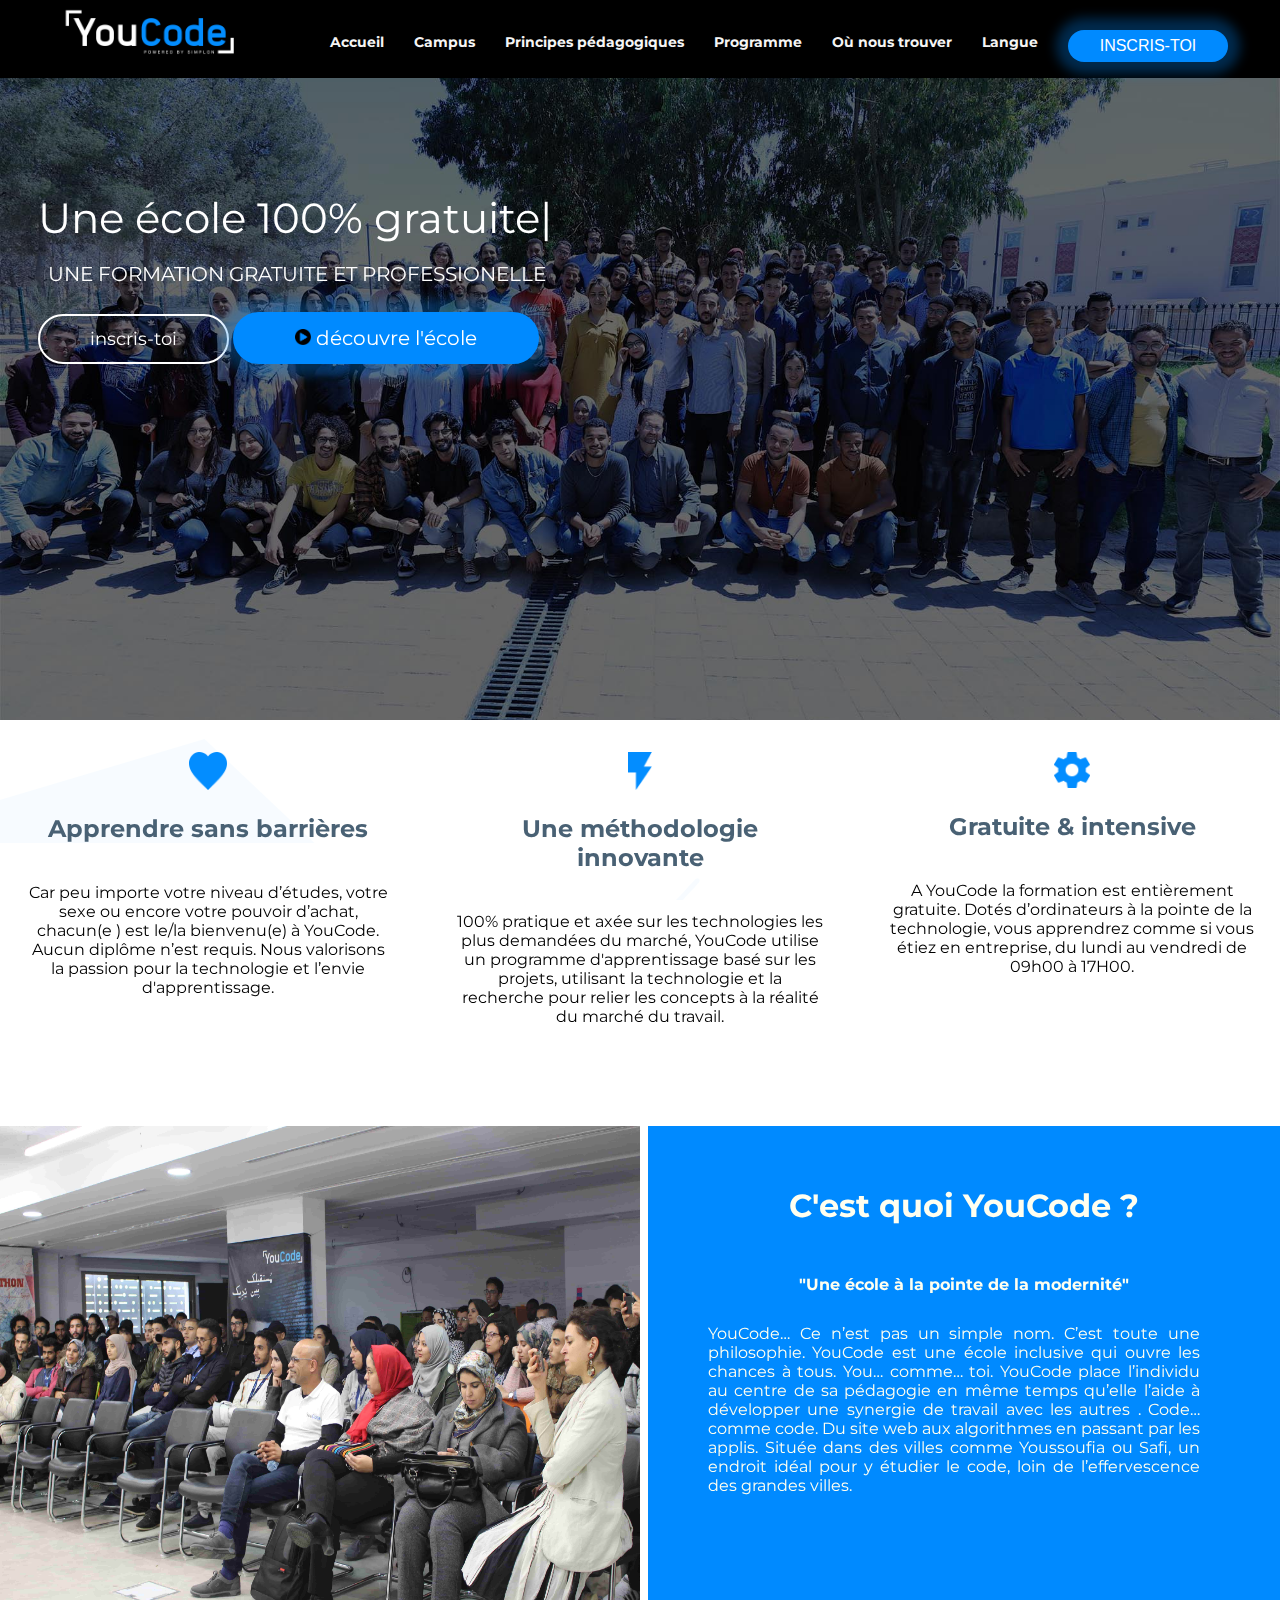
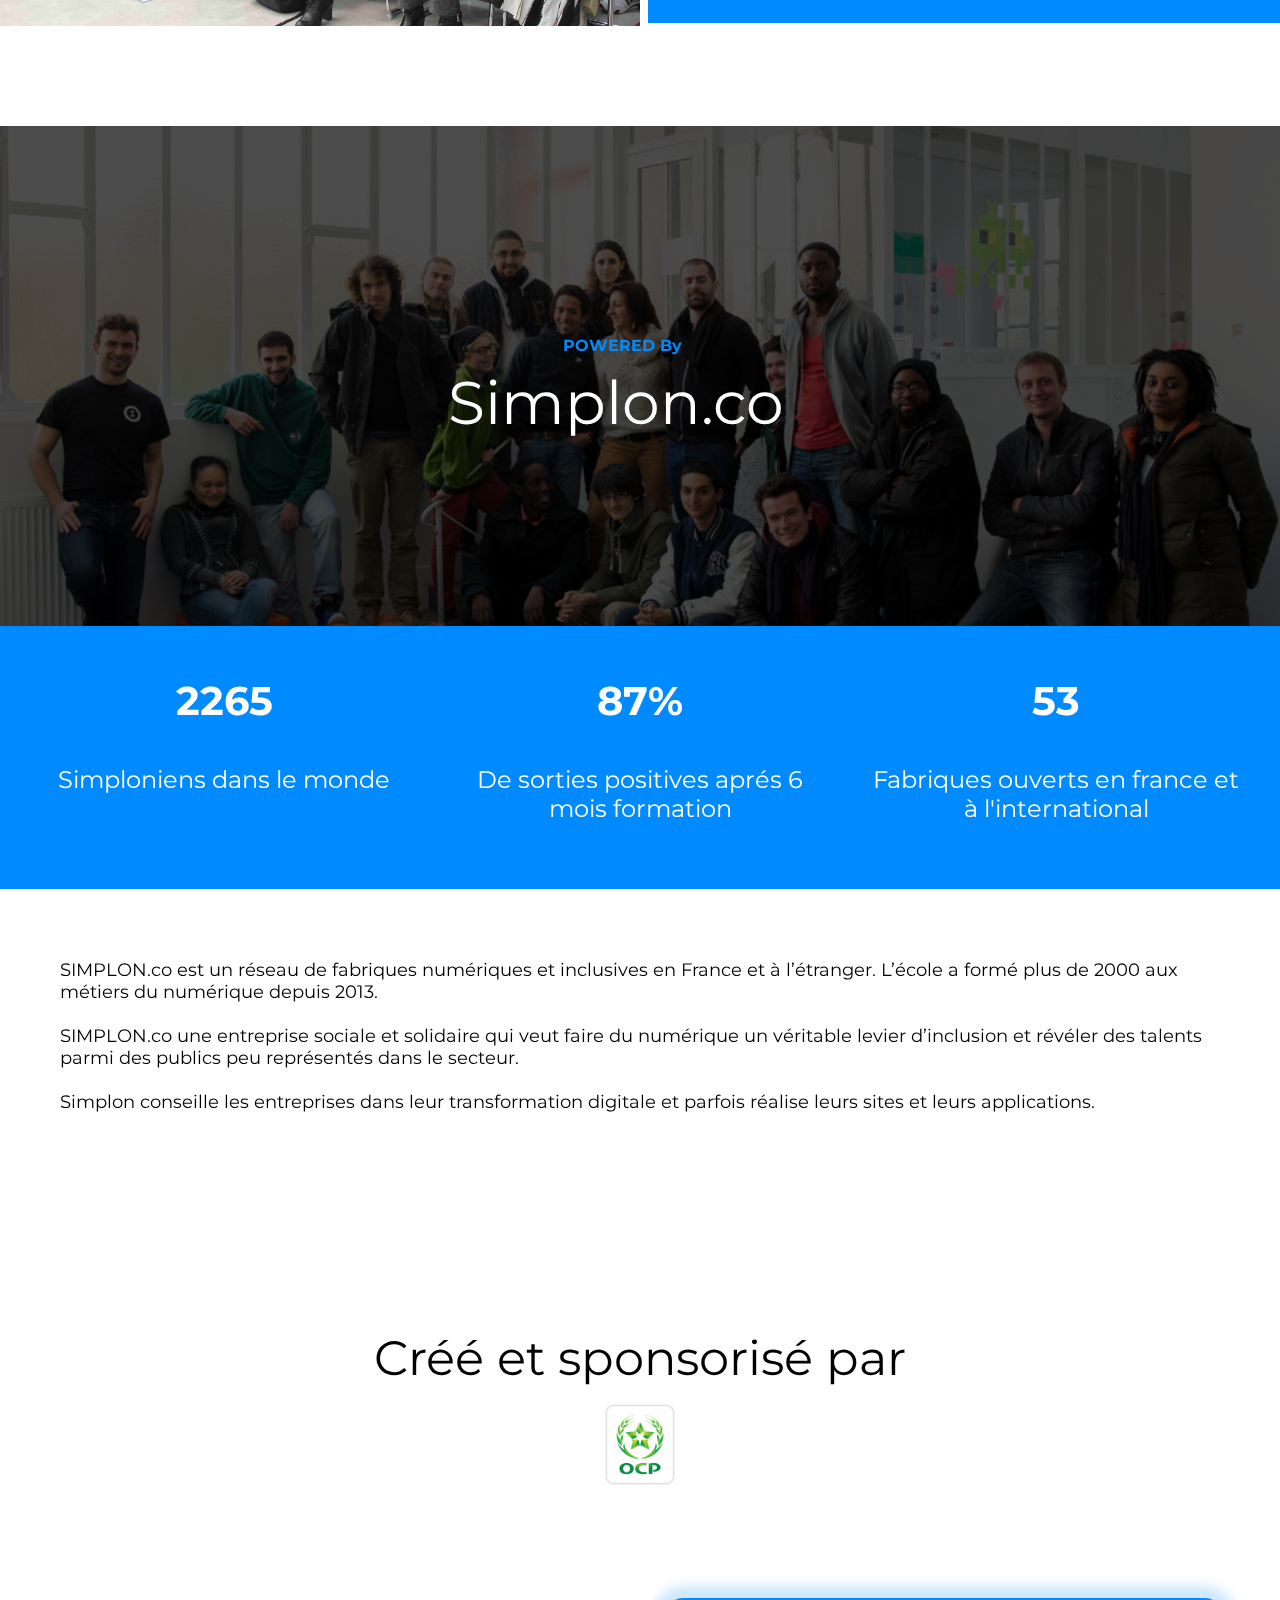
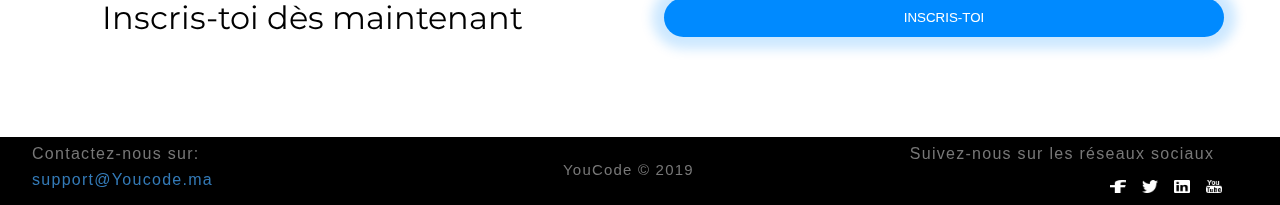
<file: YouCode/index.html>
<html lang="en">
<head>
    <meta charset="UTF-8">
    <meta name="viewport" content="width=device-width, initial-scale=1.0">
    <meta http-equiv="X-UA-Compatible" content="ie=edge">
    <link href="https://fonts.googleapis.com/css?family=Montserrat|Raleway&display=swap" rel="stylesheet">     
    <link rel="stylesheet" href="css/style.css">
    <title>You Code</title>
</head>
<body>
    <section>
        <div class="bg"></div>
        <div class="homebackground">
            <div class="backg">
                <div class="title">
                    <p class="p1">Une école 100% gratuite|</p>
                    <p class="p2">UNE FORMATION GRATUITE ET PROFESSIONELLE</p>
                    <button class="inscrisbtn">inscris-toi</button>
                    <button class="découvrebtn"> <img src="images/Iconplay.png" alt="" width="16"> découvre l'école</button>
                </div>
            </div>  
        </div>

        <div>
            <nav>
                <ul>

                    <li class="logo"><img src="images/white.png" alt="logo" width="180"></li>
                    <li>Accueil</li>
                    <li>Campus</li>
                    <li>Principes pédagogiques</li>
                    <li>Programme</li>
                    <li>Où nous trouver</li>
                    <li>Langue</li>
                    <li><button>INSCRIS-TOI</button></li>
                </ul>

            </nav>  
        </div>
        <div class="paragraph">
            <h1>L'école YouCode</h1>
            <p> Le numérique et les nouvelles technologies sont partout autour de nous, 
                mais leur code et leur langage ne sont pas toujours naturels et innés pour tous. 
                La fracture entre ceux qui parlent le « numérique » et le manipulent avec aisance et
                les autres est souvent très grande. C’est pourquoi YouCode veut mettre 
                le code entre toutes les mains pour réduire les inégalités numériques et donner sa chance à tout un chacun.
            </p>
        </div>
    </section>

        
    <section class="col">
        <div>
            <div><img src="images/Iconfavorite.png" alt="favorit" width="38"></div>
            <h3>Apprendre sans barrières</h3>
            <p>Car peu importe votre niveau d’études, 
                votre sexe ou encore votre pouvoir d’achat, 
                chacun(e ) est le/la bienvenu(e) à YouCode. 
                Aucun diplôme n’est requis. 
                Nous valorisons la passion pour 
                la technologie et l’envie d'apprentissage.
            </p>
        </div>

        <div>
                <div><img src="images/Iconflash.png" alt="favorit" width="24" height="38"></div>
                <h3>Une méthodologie innovante</h3>
                <p> 100% pratique et axée sur les technologies les plus demandées du marché, 
                    YouCode utilise un programme d'apprentissage basé sur les projets, 
                    utilisant la technologie et 
                    la recherche pour relier les concepts à la réalité du marché du travail.
                </p>
        </div>

        <div>
            <div><img src="images/Iconsettings.png" alt="favorit" width="36"></div>
            <h3>Gratuite & intensive</h3>
            <p>A YouCode la formation est entièrement gratuite. 
                Dotés d’ordinateurs à la pointe de la technologie, 
                vous apprendrez comme si vous étiez en entreprise, 
                du lundi au vendredi de 09h00 à 17H00.
            </p>
        </div>
        
    </section>
    <section class="col1">
        <div><img src="images/hack3.jpg" alt="" width="640" height="500"></div>
        <div class="bgd">
            <h3>C'est quoi YouCode ?</h3>
            <h4> "Une école à la pointe de la modernité" </h4>
            <p>
                YouCode… Ce n’est pas un simple nom. C’est toute une philosophie. 
                YouCode est une école inclusive qui ouvre les chances à tous. 
                You… comme… toi. YouCode place l’individu au centre de sa 
                pédagogie en même temps qu’elle l’aide à développer une synergie de travail avec les autres . 
                Code… comme code. Du site web aux algorithmes en passant par les applis. 
                Située dans des villes comme Youssoufia ou Safi, 
                un endroit idéal pour y étudier le code, 
                loin de l’effervescence des grandes villes. 
            </p>
        </div>
        
    </section>
    <section>
        <div>
            <div class="bgsimplon">
                <!-- <img src="images/simplon.png" alt="simplon" width="100%"> -->
                <div class="bgcolorsimplon">
                    <h4> POWERED By </h4>
                    <p>Simplon.co</p>
                </div>
            </div> 
        </div>
        <div class="col3">
                <div>
                    <h4>2265</h4>
                    <p>Simploniens dans le monde</p>
                </div>
                <div>
                    <h4>87%</h4>
                    <p>De sorties positives aprés 6 mois formation</p>
                </div>
                <div>
                    <h4>53</h4>
                    <p>Fabriques ouverts en france et à l'international</p>
                </div>
        </div>
        <div class="simplonparagraphe">
            <p>
                
                SIMPLON.co est un réseau de fabriques numériques et inclusives en France et à l’étranger. 
                L’école a formé plus de 2000 aux métiers du numérique depuis 2013.
                    <br><br>
                SIMPLON.co une entreprise sociale et solidaire qui veut faire du numérique un véritable 
                levier d’inclusion et révéler des talents parmi des publics peu représentés dans le secteur.
                    <br><br>
                Simplon conseille les entreprises dans leur transformation 
                digitale et parfois réalise leurs sites et leurs applications.

            </p>
        </div>
        <div class="sponsorisé">
            <p> Créé et sponsorisé par</p>
        </div>
        <div class="ocplogo">
            <img src="images/ocp.png" alt="ocp" width="72">
        </div>
        <div class="col4">
            <div>Inscris-toi dès maintenant</div>
            <div><button>INSCRIS-TOI</button></div>
        </div>

    </section>
        <footer class="bgfooter">
            <div class="footer">
                <div class="contactez">
                    <p>Contactez-nous sur:</p>
                    <p style="color: rgb(51, 122, 183);">support@Youcode.ma</p>
                </div>

                <div class="youcode">
                    <p>YouCode © 2019</p>

                </div>

                <div>
                    <p class="suivez">Suivez-nous sur les réseaux sociaux</p>
                    <ul>
                            <li><img src="images/Iconfacebook.png" alt="facebook" width="16"></li>
                            <li><img src="images/Icontwitter.png" alt="twitter" width="16"></li>
                            <li><img src="images/Iconlinkedin.png" alt="linkedin" width="16"></li>
                            <li><img src="images/Iconyoutube.png" alt="youtube" width="16"></li>
                            
                    </ul>    
                </div>

            </div>
    </footer>

</body>
</html>
</file>
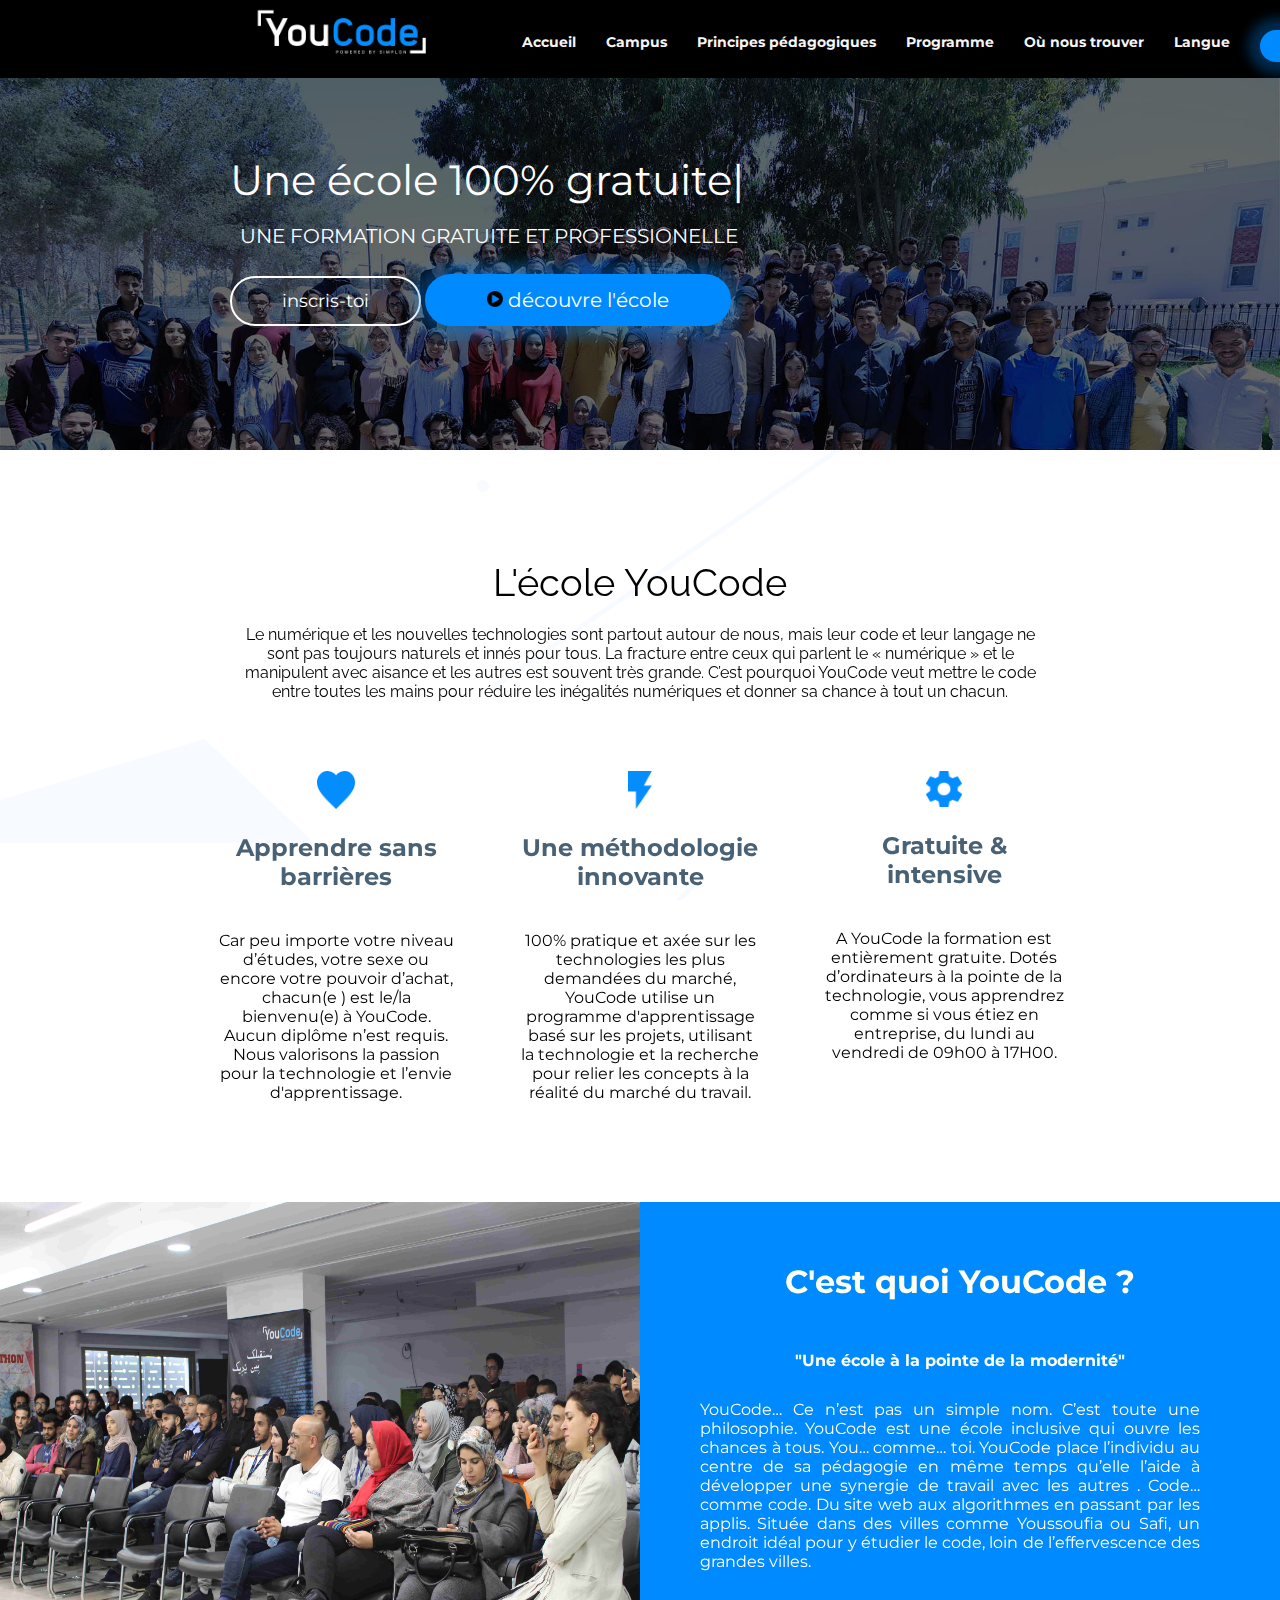
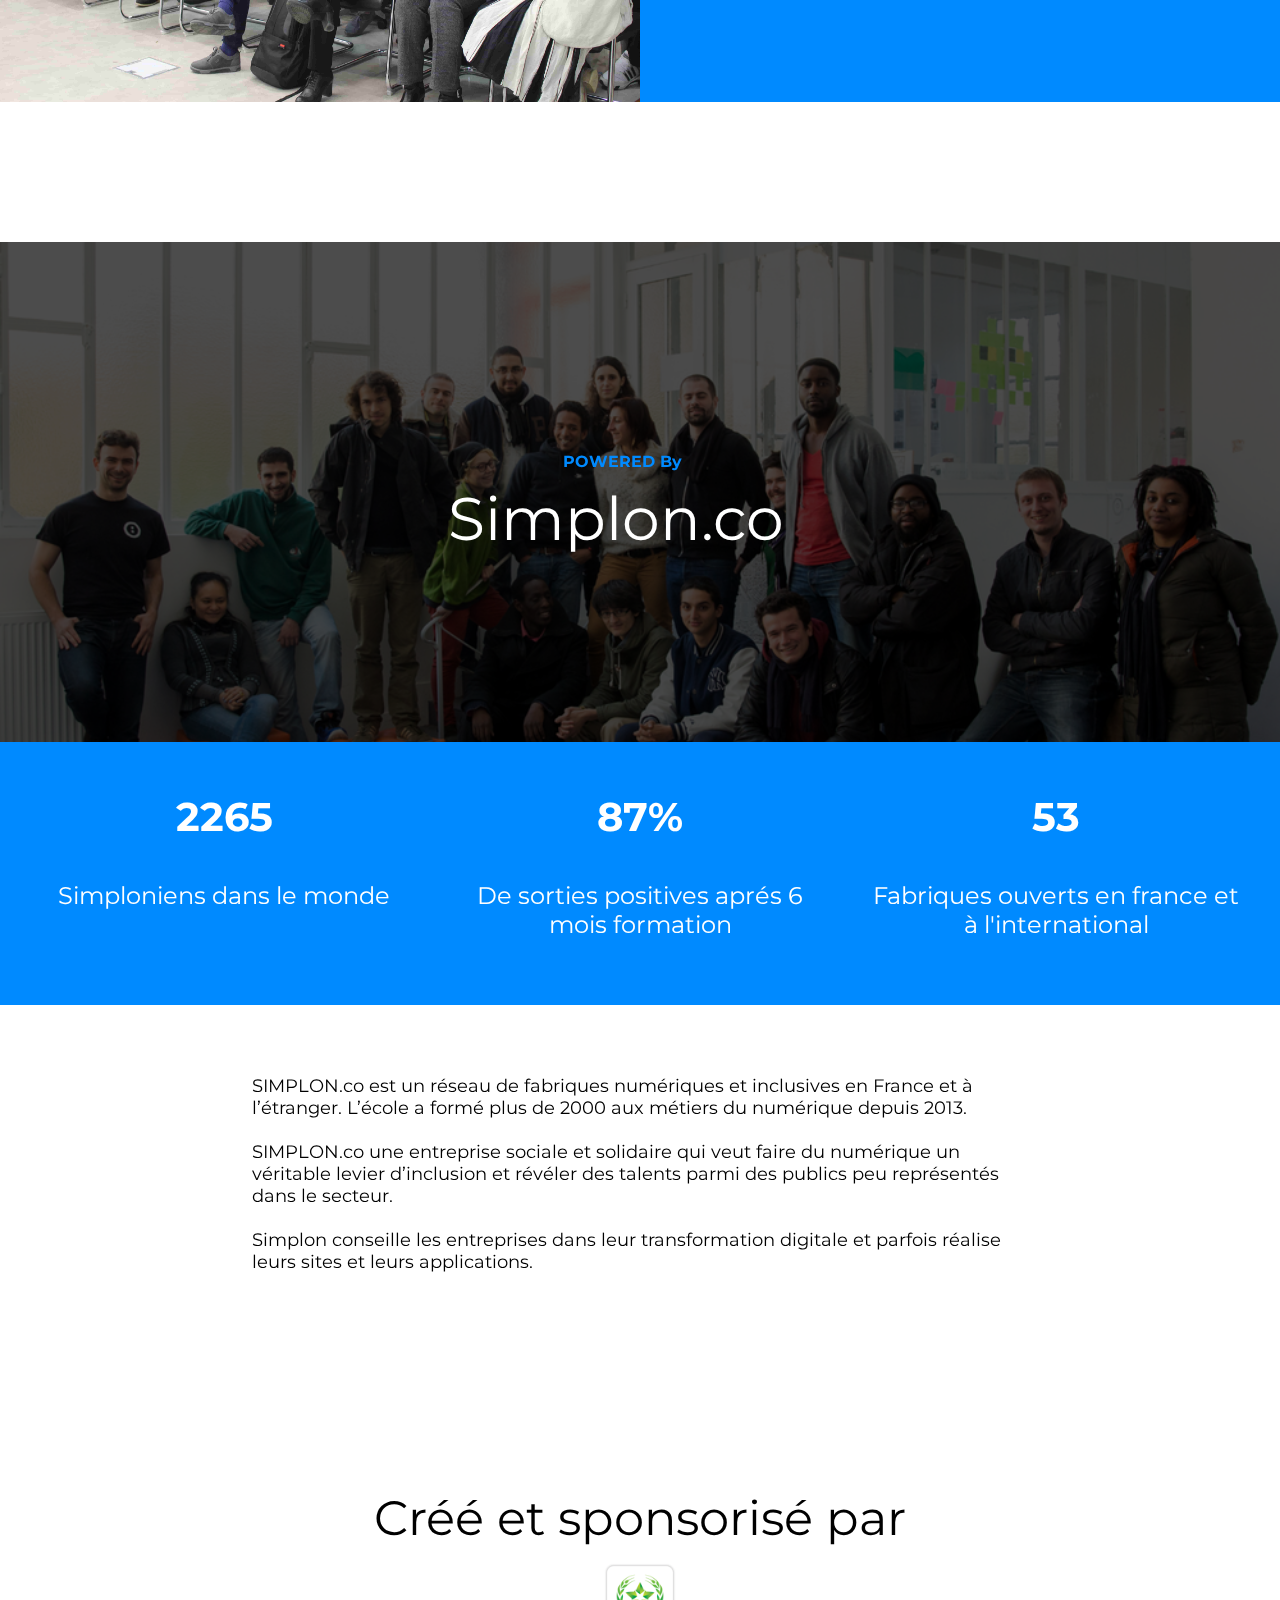
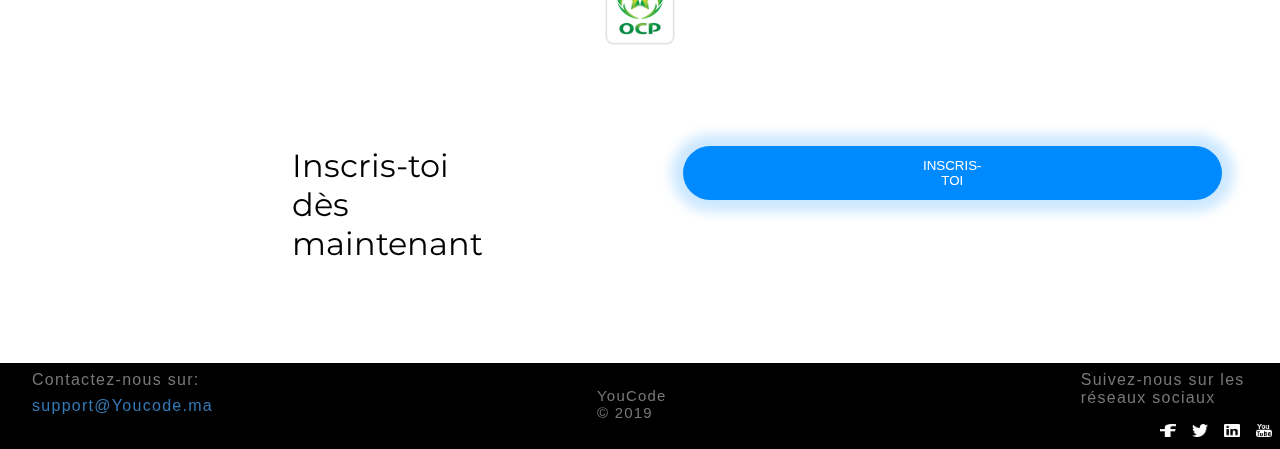
<file: YouCode/accueil.html>
<html lang="en">
<head>
    <meta charset="UTF-8">
    <meta name="viewport" content="width=device-width, initial-scale=1.0">
    <meta http-equiv="X-UA-Compatible" content="ie=edge">
    <link href="https://fonts.googleapis.com/css?family=Montserrat|Raleway&display=swap" rel="stylesheet">     
    <link rel="stylesheet" href="css/accueil.css">
    <title>You Code</title>
</head>
<body>
    <section>
        <div>
            <nav>
                <ul class="padding">

                    <li class="logo"><img src="images/white.png" alt="logo" width="180"><a href="index.html"></a> </li>
                    <li><a href="accueil.html">Accueil</a> </li>
                    <li><a href="campus.html">Campus</a> </li>
                    <li><a href="pédagogiques.html">Principes pédagogiques</a></li>
                    <li><a href="">Programme</a></li>
                    <li><a href="">Où nous trouver</a></li>
                    <li><a href="">Langue</a></li>
                    <li><button><a href="authentification.html">CONNETER</a></button></li>
                </ul>

            </nav>  
        </div>
        <div class="bg"></div>
        <div class="homebackground">
            <div class="backg">
                <div class="title padding">
                    <p class="p1">Une école 100% gratuite|</p>
                    <p class="p2">UNE FORMATION GRATUITE ET PROFESSIONELLE</p>
                    <button class="inscrisbtn">inscris-toi</button>
                    <button class="découvrebtn"> <img src="images/Iconplay.png" alt="" width="16"> découvre l'école</button>
                </div>
            </div>  
        </div>

        <div class="paragraph padding">
            <h1>L'école YouCode</h1>
            <p> Le numérique et les nouvelles technologies sont partout autour de nous, 
                mais leur code et leur langage ne sont pas toujours naturels et innés pour tous. 
                La fracture entre ceux qui parlent le « numérique » et le manipulent avec aisance et
                les autres est souvent très grande. C’est pourquoi YouCode veut mettre 
                le code entre toutes les mains pour réduire les inégalités numériques et donner sa chance à tout un chacun.
            </p>
        </div>
    </section>

        
    <section class="col padding">
        <div>
            <div><img src="images/Iconfavorite.png" alt="favorit" width="38"></div>
            <h3>Apprendre sans barrières</h3>
            <p>Car peu importe votre niveau d’études, 
                votre sexe ou encore votre pouvoir d’achat, 
                chacun(e ) est le/la bienvenu(e) à YouCode. 
                Aucun diplôme n’est requis. 
                Nous valorisons la passion pour 
                la technologie et l’envie d'apprentissage.
            </p>
        </div>

        <div>
                <div><img src="images/Iconflash.png" alt="favorit" width="24" height="38"></div>
                <h3>Une méthodologie innovante</h3>
                <p> 100% pratique et axée sur les technologies les plus demandées du marché, 
                    YouCode utilise un programme d'apprentissage basé sur les projets, 
                    utilisant la technologie et 
                    la recherche pour relier les concepts à la réalité du marché du travail.
                </p>
        </div>

        <div>
            <div><img src="images/Iconsettings.png" alt="favorit" width="36"></div>
            <h3>Gratuite & intensive</h3>
            <p>A YouCode la formation est entièrement gratuite. 
                Dotés d’ordinateurs à la pointe de la technologie, 
                vous apprendrez comme si vous étiez en entreprise, 
                du lundi au vendredi de 09h00 à 17H00.
            </p>
        </div>
        
    </section>
    <section class="col1">
        <div class="imghack3"><img src="images/hack3.jpg" alt="" width="100%" height="100%"></div>
        <div class="bgd">
            <h3>C'est quoi YouCode ?</h3>
            <h4> "Une école à la pointe de la modernité" </h4>
            <p>
                YouCode… Ce n’est pas un simple nom. C’est toute une philosophie. 
                YouCode est une école inclusive qui ouvre les chances à tous. 
                You… comme… toi. YouCode place l’individu au centre de sa 
                pédagogie en même temps qu’elle l’aide à développer une synergie de travail avec les autres . 
                Code… comme code. Du site web aux algorithmes en passant par les applis. 
                Située dans des villes comme Youssoufia ou Safi, 
                un endroit idéal pour y étudier le code, 
                loin de l’effervescence des grandes villes. 
            </p>
        </div>
    </section>
    <div class="whitespace"></div>
    <section>
        <div>
            <div class="bgsimplon">
                <div class="bgcolorsimplon">
                    <h4> POWERED By </h4>
                    <p>Simplon.co</p>
                </div>
            </div> 
        </div>
        <div class="col3">
                <div>
                    <h4>2265</h4>
                    <p>Simploniens dans le monde</p>
                </div>
                <div>
                    <h4>87%</h4>
                    <p>De sorties positives aprés 6 mois formation</p>
                </div>
                <div>
                    <h4>53</h4>
                    <p>Fabriques ouverts en france et à l'international</p>
                </div>
        </div>

        <div class="padding">

            <div class="simplonparagraphe">
                <p>
                    
                    SIMPLON.co est un réseau de fabriques numériques et inclusives en France et à l’étranger. 
                    L’école a formé plus de 2000 aux métiers du numérique depuis 2013.
                        <br><br>
                    SIMPLON.co une entreprise sociale et solidaire qui veut faire du numérique un véritable 
                    levier d’inclusion et révéler des talents parmi des publics peu représentés dans le secteur.
                        <br><br>
                    Simplon conseille les entreprises dans leur transformation 
                    digitale et parfois réalise leurs sites et leurs applications.

                </p>
            </div>
            <div class="sponsorisé">
                <p> Créé et sponsorisé par</p>
            </div>
            <div class="ocplogo">
                <img src="images/ocp.png" alt="ocp" width="72">
            </div>
            <div class="col4">
                <div>Inscris-toi dès maintenant</div>
                <div><button>INSCRIS-TOI</button></div>
            </div>
        </div>


    </section>
        
    <footer>
            <div class="contactez">
                <p>Contactez-nous sur:</p>
                <p style="color: rgb(51, 122, 183);">support@Youcode.ma</p>
            </div>

            <div class="youcode">
                <p>YouCode © 2019</p>

            </div>

            <div>
                <p class="suivez">Suivez-nous sur les réseaux sociaux</p>
                <ul>
                        <li><img src="images/Iconfacebook.png" alt="facebook" width="16"></li>
                        <li><img src="images/Icontwitter.png" alt="twitter" width="16"></li>
                        <li><img src="images/Iconlinkedin.png" alt="linkedin" width="16"></li>
                        <li><img src="images/Iconyoutube.png" alt="youtube" width="16"></li>
                </ul>    
            </div>
    </footer>

</body>
</html>
</file>
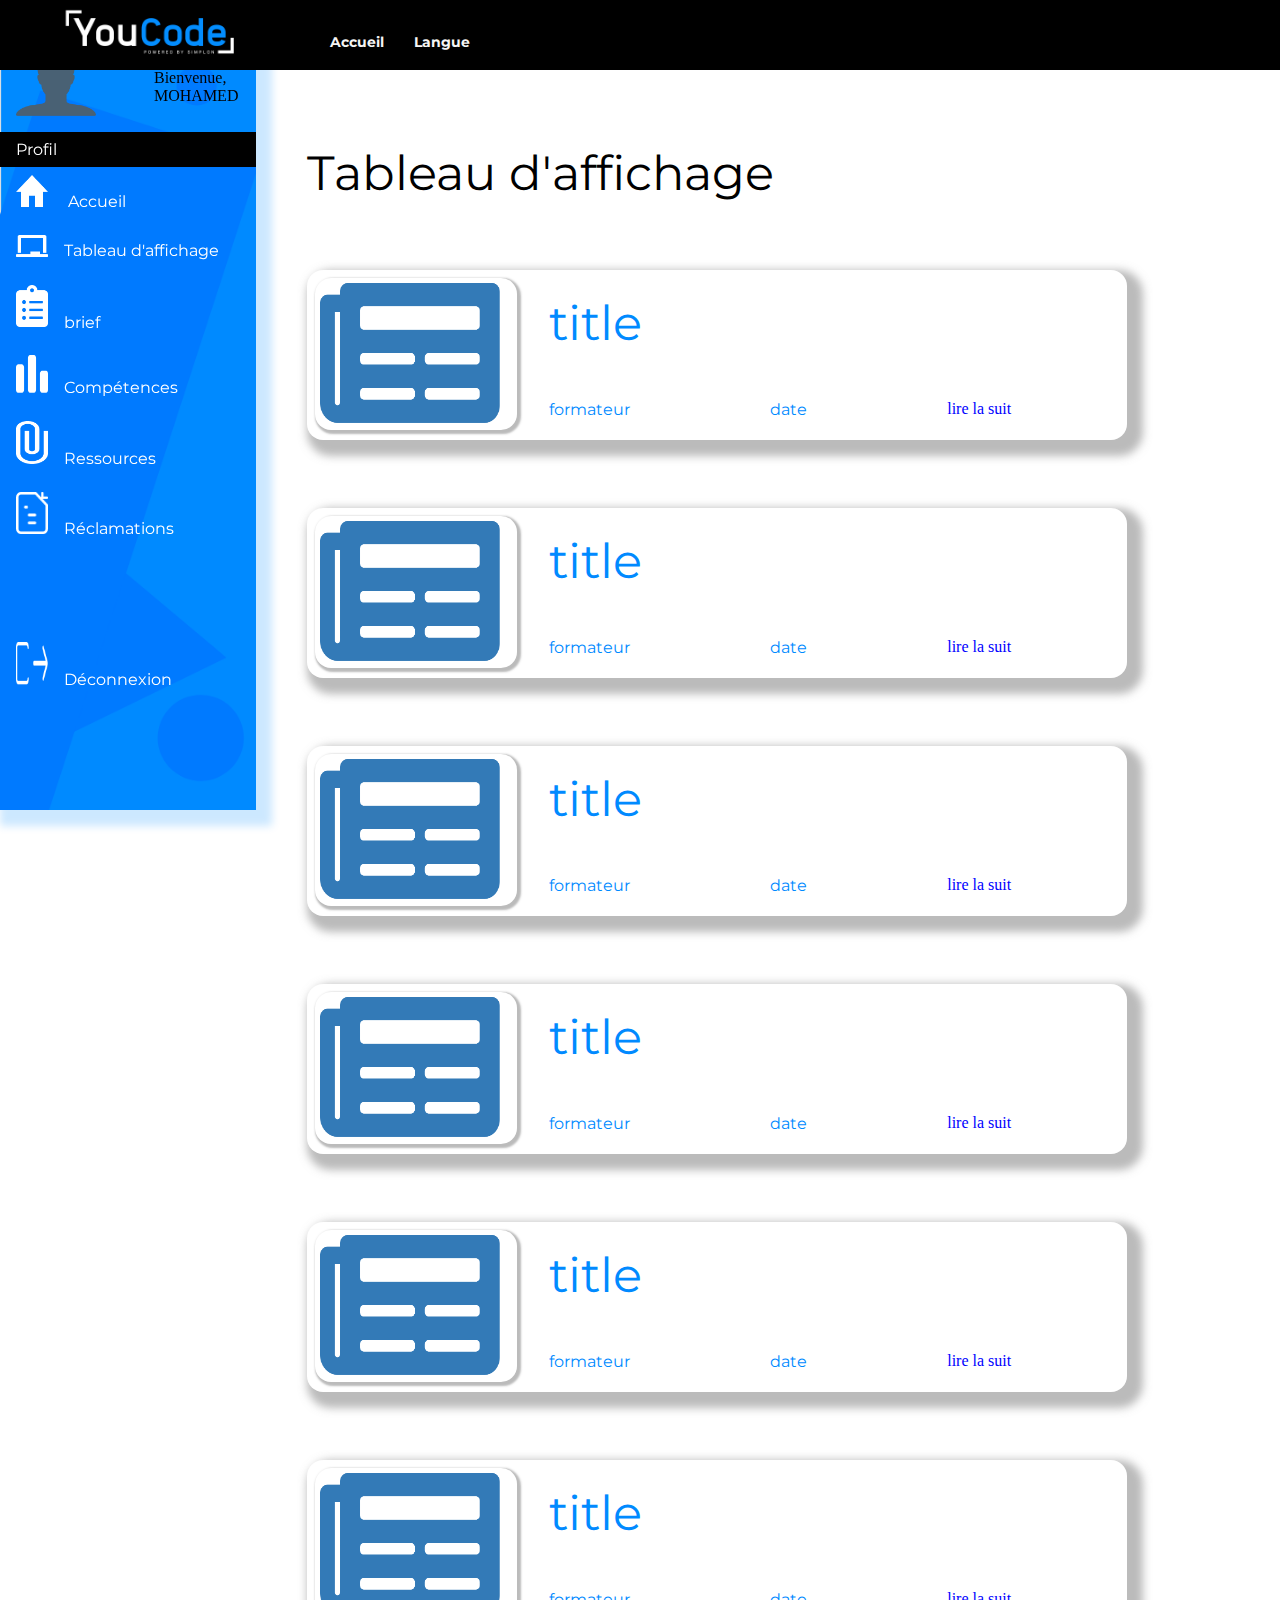
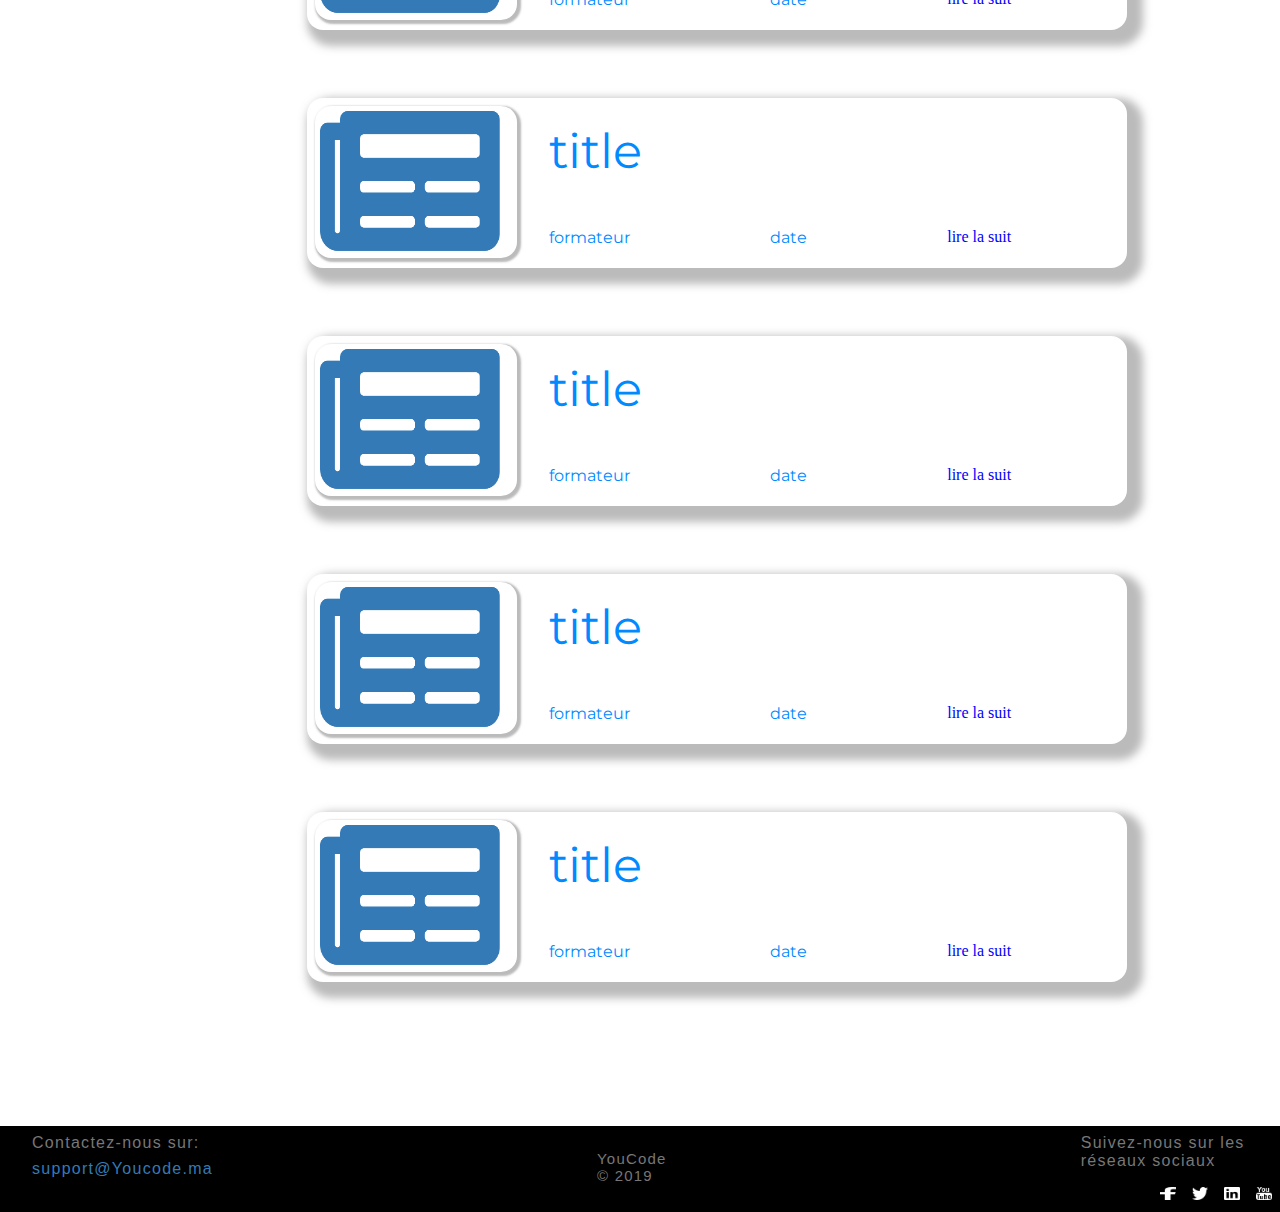
<file: YouCode/affichage.html>
<html lang="en">
<head>
    <meta charset="UTF-8">
    <meta name="viewport" content="width=device-width, initial-scale=1.0">
    <meta http-equiv="X-UA-Compatible" content="ie=edge">
    <link href="https://fonts.googleapis.com/css?family=Montserrat|Raleway&display=swap" rel="stylesheet">     
    <link rel="stylesheet" href="css/affichage.css">
    <title>Tableau d'affichage</title>
</head>
<body>
    <nav>
        <ul>
            <li class="logo"><img src="images/white.png" alt="logo"></li>
            <li><a href="accueil.html">Accueil</a></li>     
            <li><a href="">Langue</a></li>
         </ul>
    </nav>        
    
    <div class="leftNav">
        <ul >
            <li class="imgProfil">
                <img src="images/person.png" alt="" width="80">
                <p>Bienvenue,<br>MOHAMED</p>
            </li>
            <li style="background-color: black; padding: 8 0 8 16;"> <a href="Profil.html">Profil</a></li>
            <li><img src="images/Iconhome.png" alt="" width="32"> <a href="studentaccueil.html">Accueil</a> </li>
            <li><img src="images/Iconchalkboard.png" alt="" width="32"><a href="affichage.html">Tableau d'affichage</a></li>
            <li><img src="images/clipboard.png" alt="" width="32"><a href="brief.html">brief</a></li>
            <li><img src="images/codeforces.png" alt="" width="32"><a href="Compétences.html">Compétences</a> </li>
            <li><img src="images/Iconattach.png" alt="" width="32"><a href="Ressources.html">Ressources</a></li>
            <li><img src="images/Iconfeatherfiltext.png" alt="" width="32"><a href="Réclamations.html">Réclamations</a></li>
            <li style="margin-top: 80;"><img src="images/Iconlogout.png" alt="" width="32"><a href="authentification.html">Déconnexion</a></li>
        </ul>   
    </div>
        <div class="parent">
            <div class="child1">
                <div>just space just space just space just space just space just space just space just space just space just space just space just space just space just space just space just space</div>
            </div>
            
            <div class="child2">
                <div class="blankspace"></div>
                <div class="blankspace"></div>
                <div class="blankspace"></div>
                <div class="title">
                    <p>Tableau d'affichage</p>
                </div>
                <div class="blankspace"></div> 
            <div class="Compétence">
                <div>
                    <div class="iconbox">
                        <img src="images/newspaper.png" alt="new">
                    </div>
                </div>
                <div class="info">
                <div class="infotitle">
                    <p>title</p>
                </div>
                <div style="display: flex;">
                    <p class="inforsc">formateur</p>
                    <p class="inforsc">date</p>
                    <p style="color: blue;">lire la suit</p>
                </div>
                </div>
            </div>
            <div class="blankspace"></div>
            <div class="Compétence">
                <div>
                    <div class="iconbox">
                        <img src="images/newspaper.png" alt="new">
                    </div>
                </div>
                <div class="info">
                <div class="infotitle">
                    <p>title</p>
                </div>
                <div style="display: flex;">
                    <p class="inforsc">formateur</p>
                    <p class="inforsc">date</p>
                    <p style="color: blue;">lire la suit</p>
                </div>
                </div>
            </div>
            <div class="blankspace"></div>
            <div class="Compétence">
                <div>
                    <div class="iconbox">
                        <img src="images/newspaper.png" alt="new">
                    </div>
                </div>
                <div class="info">
                <div class="infotitle">
                    <p>title</p>
                </div>
                <div style="display: flex;">
                    <p class="inforsc">formateur</p>
                    <p class="inforsc">date</p>
                    <p style="color: blue;">lire la suit</p>
                </div>
                </div>
            </div>
            <div class="blankspace"></div>
            <div class="Compétence">
                <div>
                    <div class="iconbox">
                        <img src="images/newspaper.png" alt="new">
                    </div>
                </div>
                <div class="info">
                <div class="infotitle">
                    <p>title</p>
                </div>
                <div style="display: flex;">
                    <p class="inforsc">formateur</p>
                    <p class="inforsc">date</p>
                    <p style="color: blue;">lire la suit</p>
                </div>
                </div>
            </div>
            <div class="blankspace"></div>
            <div class="Compétence">
                <div>
                    <div class="iconbox">
                        <img src="images/newspaper.png" alt="new">
                    </div>
                </div>
                <div class="info">
                <div class="infotitle">
                    <p>title</p>
                </div>
                <div style="display: flex;">
                    <p class="inforsc">formateur</p>
                    <p class="inforsc">date</p>
                    <p style="color: blue;">lire la suit</p>
                </div>
                </div>
            </div>
            <div class="blankspace"></div>
            <div class="Compétence">
                <div>
                    <div class="iconbox">
                        <img src="images/newspaper.png" alt="new">
                    </div>
                </div>
                <div class="info">
                <div class="infotitle">
                    <p>title</p>
                </div>
                <div style="display: flex;">
                    <p class="inforsc">formateur</p>
                    <p class="inforsc">date</p>
                    <p style="color: blue;">lire la suit</p>
                </div>
                </div>
            </div>
            <div class="blankspace"></div>
            <div class="Compétence">
                <div>
                    <div class="iconbox">
                        <img src="images/newspaper.png" alt="new">
                    </div>
                </div>
                <div class="info">
                <div class="infotitle">
                    <p>title</p>
                </div>
                <div style="display: flex;">
                    <p class="inforsc">formateur</p>
                    <p class="inforsc">date</p>
                    <p style="color: blue;">lire la suit</p>
                </div>
                </div>
            </div>
            <div class="blankspace"></div>
            <div class="Compétence">
                <div>
                    <div class="iconbox">
                        <img src="images/newspaper.png" alt="new">
                    </div>
                </div>
                <div class="info">
                <div class="infotitle">
                    <p>title</p>
                </div>
                <div style="display: flex;">
                    <p class="inforsc">formateur</p>
                    <p class="inforsc">date</p>
                    <p style="color: blue;">lire la suit</p>
                </div>
                </div>
            </div>
            <div class="blankspace"></div>
            <div class="Compétence">
                <div>
                    <div class="iconbox">
                        <img src="images/newspaper.png" alt="new">
                    </div>
                </div>
                <div class="info">
                <div class="infotitle">
                    <p>title</p>
                </div>
                <div style="display: flex;">
                    <p class="inforsc">formateur</p>
                    <p class="inforsc">date</p>
                    <p style="color: blue;">lire la suit</p>
                </div>
                </div>
            </div>
            <div class="blankspace"></div>
            <div class="Compétence">
                <div>
                    <div class="iconbox">
                        <img src="images/newspaper.png" alt="new">
                    </div>
                </div>
                <div class="info">
                <div class="infotitle">
                    <p>title</p>
                </div>
                <div style="display: flex;">
                    <p class="inforsc">formateur</p>
                    <p class="inforsc">date</p>
                    <p style="color: blue;">lire la suit</p>
                </div>
                </div>
            </div>

            <div class="blankspace"></div>
            <div class="blankspace"></div>
            <div class="blankspace"></div>
            </div>
        </div>
    
    <footer>
            <div class="contactez">
                <p>Contactez-nous sur:</p>
                <p style="color: rgb(51, 122, 183);">support@Youcode.ma</p>
            </div>

            <div class="youcode">
                <p>YouCode © 2019</p>

            </div>

            <div>
                <p class="suivez">Suivez-nous sur les réseaux sociaux</p>
                <ul>
                        <li><img src="images/Iconfacebook.png" alt="facebook" width="16"></li>
                        <li><img src="images/Icontwitter.png" alt="twitter" width="16"></li>
                        <li><img src="images/Iconlinkedin.png" alt="linkedin" width="16"></li>
                        <li><img src="images/Iconyoutube.png" alt="youtube" width="16"></li>
                </ul>    
            </div>
    </footer>
    
</body>
</file>
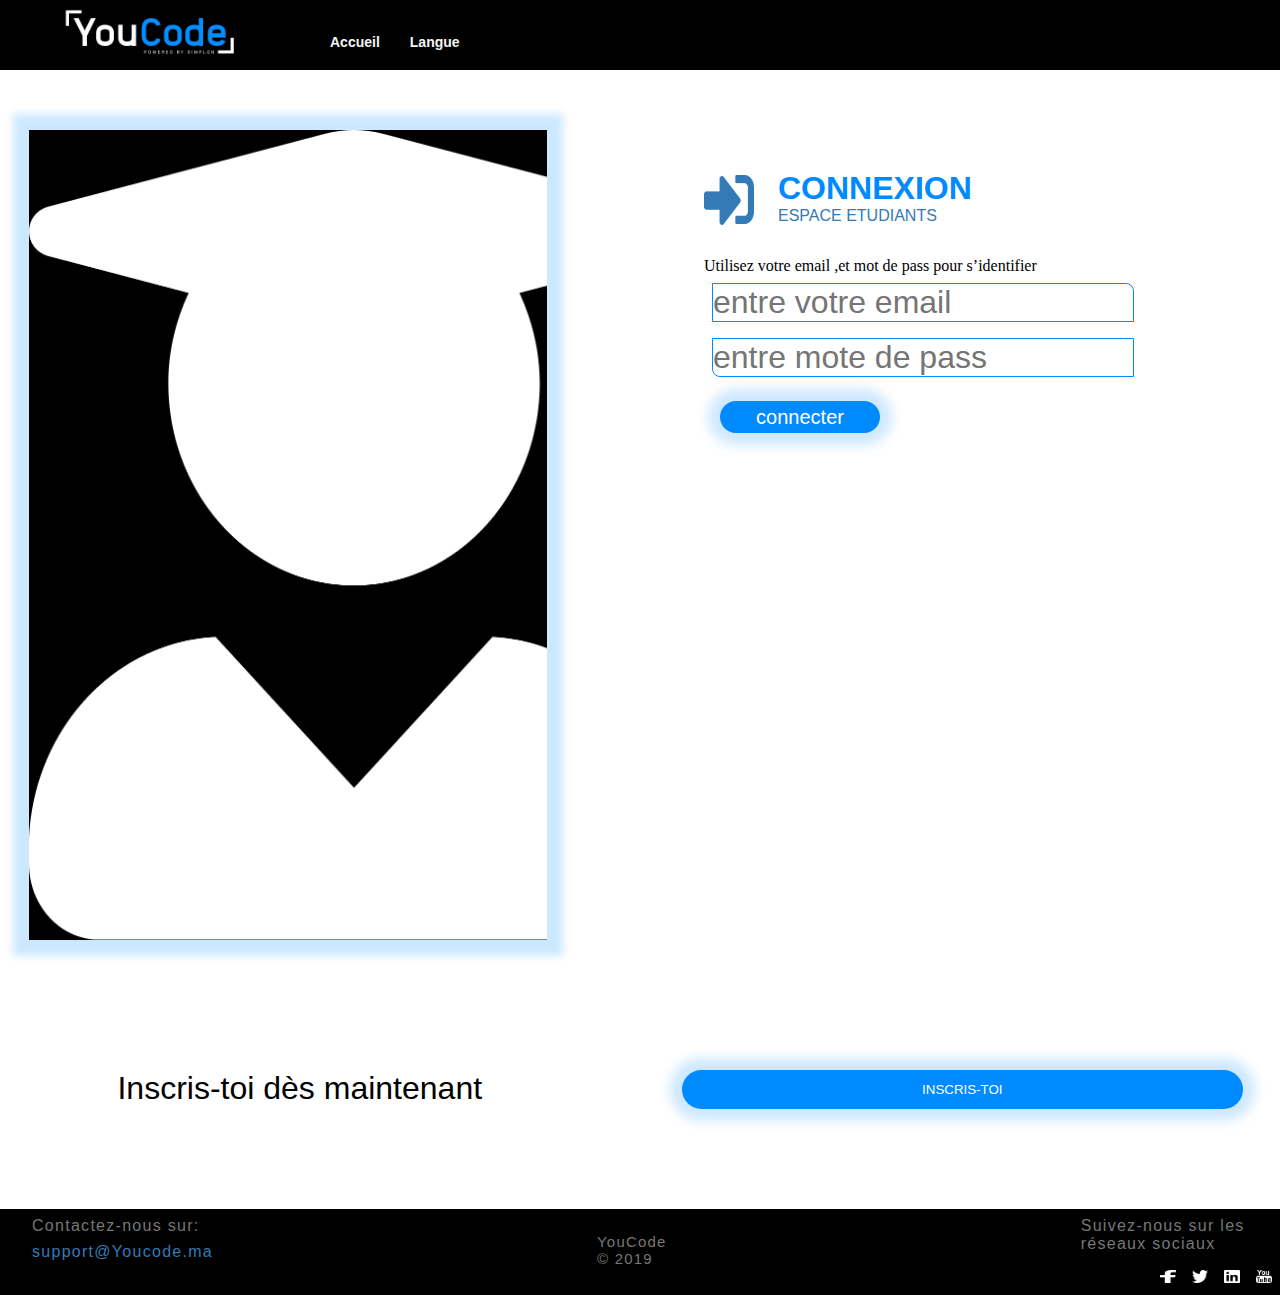
<file: YouCode/authentification.html>
<html lang="en">
<head>
    <meta charset="UTF-8">
    <meta name="viewport" content="width=device-width, initial-scale=1.0">
    <meta http-equiv="X-UA-Compatible" content="ie=edge">
    <!-- <link href="https://fonts.googleapis.com/css?family=Montserrat|Raleway&display=swap" rel="stylesheet">      -->
    <link rel="stylesheet" href="css/authentification.css">
    <title>Authentification</title>
</head>
<body>
    <nav>
        <ul>
            <li class="logo"><img src="images/white.png" alt="logo" ></li>
            <li><a href="accueil.html">Accueil</a></li>     
            <li><a href="">Langue</a></li>
         </ul>
    </nav>  
    <div class="authentPage">
        <div class="leftDiv">
            <div class="studentLogo"></div>
        </div>

        <div class="rightDiv">
            <div class="connexion">
                <div>
                    <img src="images/sign-ina.png" alt="">
                </div>
                <div>
                <h3>CONNEXION</h3>
                <p>ESPACE ETUDIANTS</p>
                </div>  
            </div>
            <div>
                <p>Utilisez votre email ,et mot de pass  pour s’identifier</p>
            </div>
            <form action="connexionform">
                    <input type="email" name="username" placeholder="entre votre email">
                    <br>
                    <input type="password" placeholder="entre mote de pass">
                    <br>
                    <a href="studentaccueil.html"> <input type="button" value="connecter" onclick=""></a>             
            </form>
        </div>
    </div>
    <div class="inscreption">
        <div>Inscris-toi dès maintenant</div>
        <div><button>INSCRIS-TOI</button></div>
    </div>
    <footer>
        <div class="contactez">
            <p>Contactez-nous sur:</p>
            <p style="color: rgb(51, 122, 183);">support@Youcode.ma</p>
        </div>

        <div class="youcode">
            <p>YouCode © 2019</p>

        </div>

        <div>
            <p class="suivez">Suivez-nous sur les réseaux sociaux</p>
            <ul>
                    <li><img src="images/Iconfacebook.png" alt="facebook" width="16"></li>
                    <li><img src="images/Icontwitter.png" alt="twitter" width="16"></li>
                    <li><img src="images/Iconlinkedin.png" alt="linkedin" width="16"></li>
                    <li><img src="images/Iconyoutube.png" alt="youtube" width="16"></li>
            </ul>    
        </div>
    </footer>
    
</body>
</html>
</file>
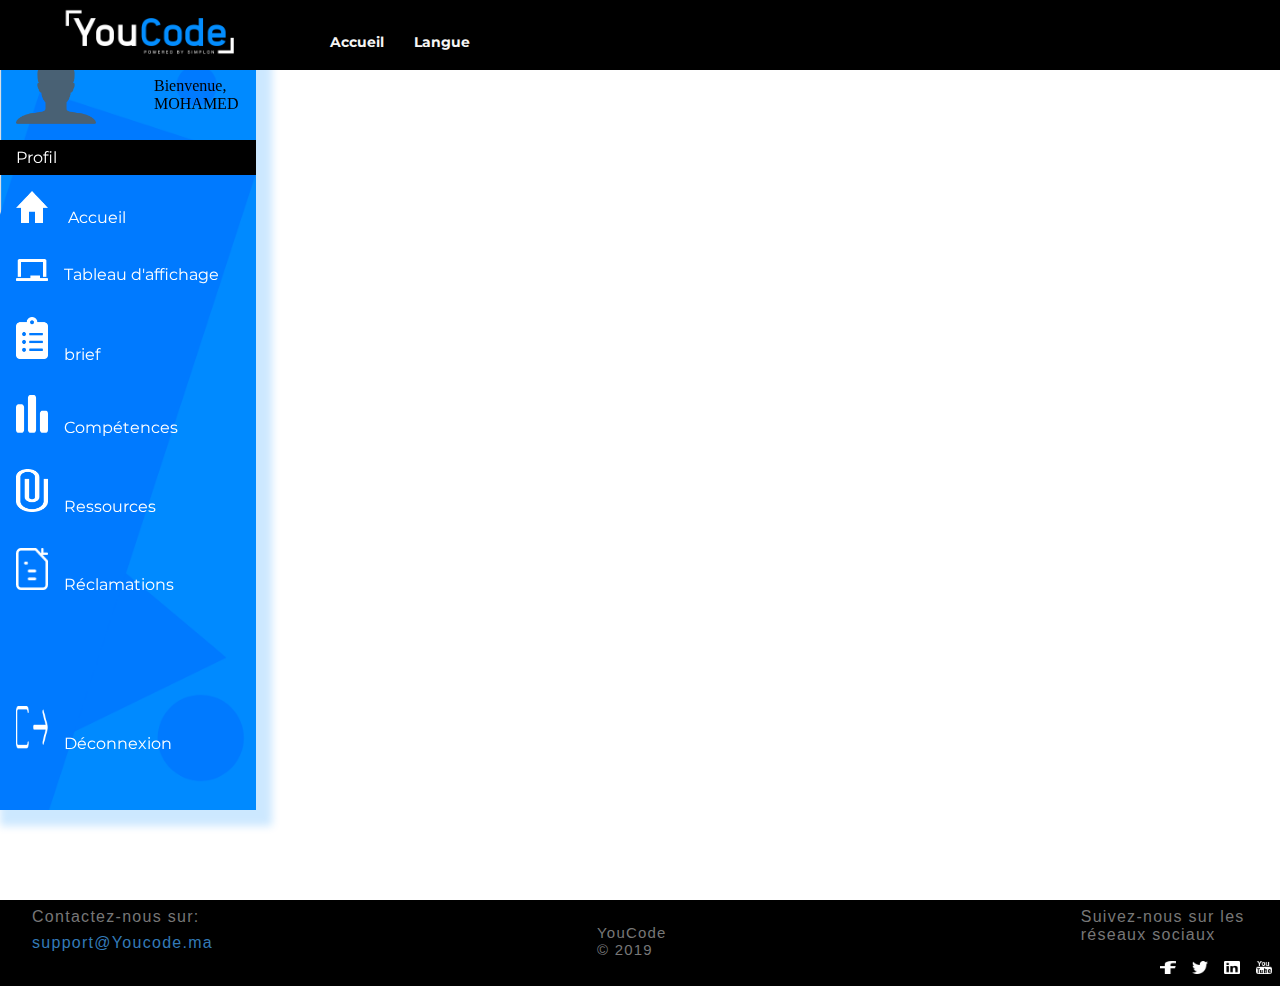
<file: YouCode/brief.html>
<html lang="en">
<head>
    <meta charset="UTF-8">
    <meta name="viewport" content="width=device-width, initial-scale=1.0">
    <meta http-equiv="X-UA-Compatible" content="ie=edge">
    <link href="https://fonts.googleapis.com/css?family=Montserrat|Raleway&display=swap" rel="stylesheet">     
    <link rel="stylesheet" href="css/brief.css">
    <title>Brief</title>
</head>
<body>
    <div>
        <nav>
                <ul>
                    <li class="logo"><img src="images/white.png" alt="logo" ></li>
                    <li><a href="accueil.html">Accueil</a></li>     
                    <li><a href="">Langue</a></li>
                 </ul>
        </nav>  
    </div> 
    <div>
        <div class="leftNav">
            <ul >
                <li class="imgProfil">
                    <img src="images/person.png" alt="" width="80">
                    <p>Bienvenue,<br>MOHAMED</p>
                </li>
                <li style="background-color: black; padding: 8 0 8 16;"> <a href="Profil.html">Profil</a></li>
                <li><img src="images/Iconhome.png" alt="" width="32"> <a href="studentaccueil.html">Accueil</a> </li>
                <li><img src="images/Iconchalkboard.png" alt="" width="32"><a href="affichage.html">Tableau d'affichage</a></li>
                <li><img src="images/clipboard.png" alt="" width="32"><a href="brief.html">brief</a></li>
                <li><img src="images/codeforces.png" alt="" width="32"><a href="Compétences.html">Compétences</a> </li>
                <li><img src="images/Iconattach.png" alt="" width="32"><a href="Ressources.html">Ressources</a></li>
                <li><img src="images/Iconfeatherfiltext.png" alt="" width="32"><a href="Réclamations.html">Réclamations</a></li>
                <li style="margin-top: 80;"><img src="images/Iconlogout.png" alt="" width="32"><a href="authentification.html">Déconnexion</a></li>
            </ul>   
        </div>
        <div class="parent">
            <div class="child1">
                <div>just space just space just space just space just space just space just space just space just space just space just space just space just space just space just space just space</div>
            </div>
            <div class="child2">
                <iframe src="https://simplonline.co/" frameborder="0"></iframe>
            </div>
        </div>
    </div>
    
    <footer>
        <div class="contactez">
            <p>Contactez-nous sur:</p>
            <p style="color: rgb(51, 122, 183);">support@Youcode.ma</p>
        </div>

        <div class="youcode">
            <p>YouCode © 2019</p>

        </div>

        <div>
            <p class="suivez">Suivez-nous sur les réseaux sociaux</p>
            <ul>
                    <li><img src="images/Iconfacebook.png" alt="facebook" width="16"></li>
                    <li><img src="images/Icontwitter.png" alt="twitter" width="16"></li>
                    <li><img src="images/Iconlinkedin.png" alt="linkedin" width="16"></li>
                    <li><img src="images/Iconyoutube.png" alt="youtube" width="16"></li>
            </ul>    
        </div>
</footer>
    
</body>
</file>
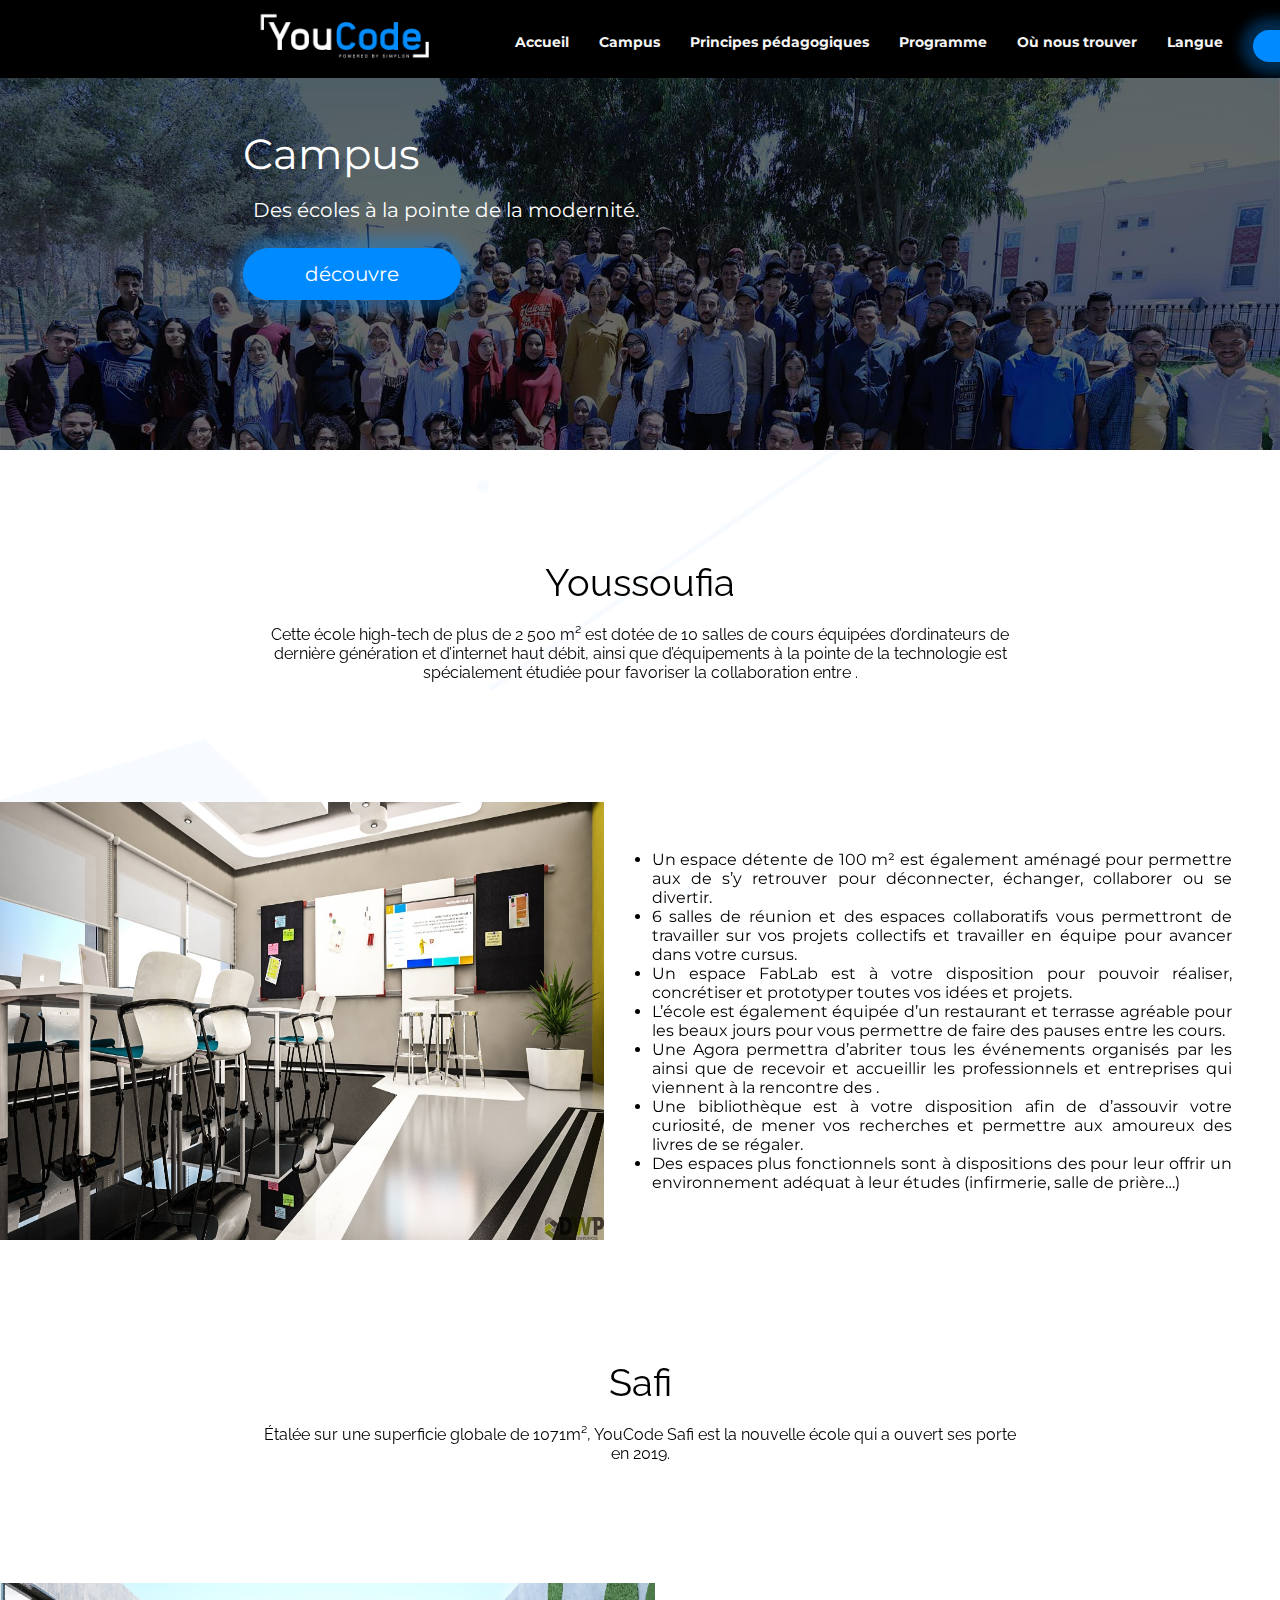
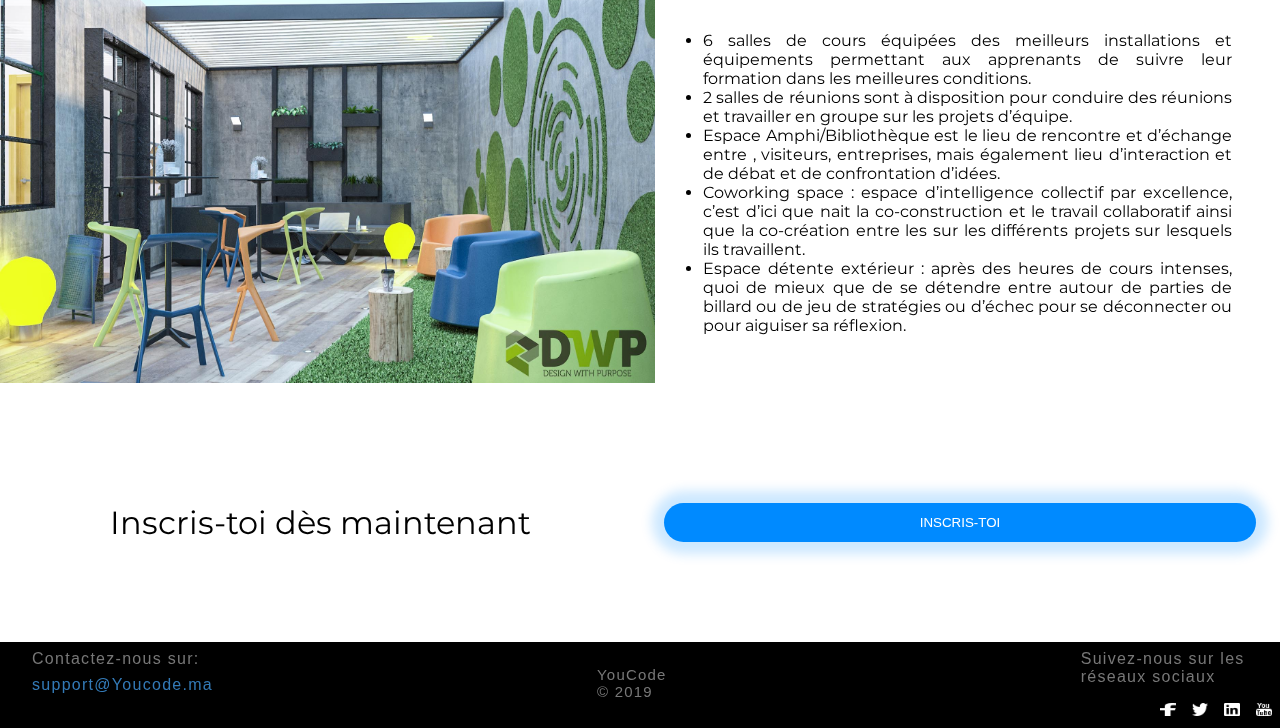
<file: YouCode/campus.html>
<html lang="en">
<head>
    <meta charset="UTF-8">
    <meta name="viewport" content="width=device-width, initial-scale=1.0">
    <meta http-equiv="X-UA-Compatible" content="ie=edge">
    <link href="https://fonts.googleapis.com/css?family=Montserrat|Raleway&display=swap" rel="stylesheet">     
    <link rel="stylesheet" href="css/campus.css">
    <title>You Code</title>
</head>
<body>
    <header>
        <nav>
            <ul class="padding">

                <li class="logo"><img src="images/white.png" alt="logo" width="180"><a href="index.html"></a> </li>
                <li><a href="accueil.html">Accueil</a> </li>
                <li><a href="campus.html">Campus</a> </li>
                <li><a href="pédagogiques.html">Principes pédagogiques</a></li>
                <li><a href="">Programme</a></li>
                <li><a href="">Où nous trouver</a></li>
                <li><a href="">Langue</a></li>
                <li><button><a href="authentification.html">CONNETER</a></button></li>
            </ul>
        </nav>  
        <div class="bg"></div>
        <div class="homebackground">
            <div class="backg">
                <div class="title padding">
                    <p class="p1">Campus</p>
                    <p class="p2">Des écoles à la pointe de la modernité.</p>
                    <button class="découvrebtn">découvre</button>
                </div>
            </div>  
        </div>
    </header>
<!-- ----------------------------------------------------------------------------------------------------------------- -->
    <section>
        <div class="paragraph padding">
            <h2>Youssoufia</h2>
            <p> Cette école high-tech de plus de 2 500 m² est dotée de 10 salles de cours équipées d’ordinateurs de dernière génération et d’internet haut débit, 
                ainsi que d’équipements à la pointe de la technologie est spécialement étudiée pour favoriser la collaboration entre .
            </p>
        </div>
        <div class="whitespace"></div>
        <div class="col1">
            <div class="img3"><img src="images/y4.jpeg" alt="" width="100%" height="100%"></div>
            <div class="bgd">
                <ul>
                    <li>Un espace détente de 100 m² est également aménagé pour permettre aux de s’y retrouver pour déconnecter, échanger, collaborer ou se divertir.</li>
                    <li>6 salles de réunion et des espaces collaboratifs vous permettront de travailler sur vos projets collectifs et travailler en équipe pour avancer dans votre cursus.</li>
                    <li>Un espace FabLab est à votre disposition pour pouvoir réaliser, concrétiser et prototyper toutes vos idées et projets.</li>
                    <li>L’école est également équipée d’un restaurant et terrasse agréable pour les beaux jours pour vous permettre de faire des pauses entre les cours.</li>
                    <li>Une Agora permettra d’abriter tous les événements organisés par les ainsi que de recevoir et accueillir les professionnels et entreprises qui viennent à la rencontre des .</li>
                    <li>Une bibliothèque est à votre disposition afin de d’assouvir votre curiosité, de mener vos recherches et permettre aux amoureux des livres de se régaler.</li>
                    <li>Des espaces plus fonctionnels sont à dispositions des pour leur offrir un environnement adéquat à leur études (infirmerie, salle de prière…)</li>
                </ul>
            </div>
        </div>
        
    </section>
    <div class="whitespace"></div>
<!-- --------------------------------------------------------------------------------------------------------------- -->
    <section>
        <div class="paragraph1 padding">
            <h2>Safi</h2>
            <p> Étalée sur une superficie globale de 1071m², YouCode Safi est la nouvelle école qui a ouvert ses porte en 2019.</p>
        </div>
        <div class="whitespace"></div>
        <div class="col1">
            <div class="img3"><img src="images/s3.jpg" alt="" width="100%" height="100%"></div>
            <div class="bgd">
                <ul>
                    <li>
                        6 salles de cours équipées des meilleurs installations et équipements permettant aux apprenants de suivre leur formation dans les meilleures conditions.
                    </li>
                    <li>
                        2 salles de réunions sont à disposition pour conduire des réunions et travailler en groupe sur les projets d’équipe.
                    </li>
                    <li>
                        Espace Amphi/Bibliothèque est le lieu de rencontre et d’échange entre , visiteurs, entreprises, mais également lieu d’interaction et de débat et de confrontation d’idées.
                    </li>
                    <li>
                        Coworking space : espace d’intelligence collectif par excellence, c’est d’ici que nait la co-construction et le travail collaboratif ainsi que la co-création entre les sur les différents projets sur lesquels ils travaillent.
                    </li>
                    <li>
                        Espace détente extérieur : après des heures de cours intenses, quoi de mieux que de se détendre entre autour de parties de billard ou de jeu de stratégies ou d’échec pour se déconnecter ou pour aiguiser sa réflexion.
                    </li>
                </ul>
            </div>
        </div>
        <div class="whitespace"></div>
        <div class="col3">
            <div>Inscris-toi dès maintenant</div>
            <div><button>INSCRIS-TOI</button></div>
        </div>
    </section>
            <!-- ----------------------------------------------------------------------------------------------------- -->
    <footer>
            <div class="contactez">
                <p>Contactez-nous sur:</p>
                <p style="color: rgb(51, 122, 183);">support@Youcode.ma</p>
            </div>

            <div class="youcode">
                <p>YouCode © 2019</p>

            </div>

            <div>
                <p class="suivez">Suivez-nous sur les réseaux sociaux</p>
                <ul>
                        <li><img src="images/Iconfacebook.png" alt="facebook" width="16"></li>
                        <li><img src="images/Icontwitter.png" alt="twitter" width="16"></li>
                        <li><img src="images/Iconlinkedin.png" alt="linkedin" width="16"></li>
                        <li><img src="images/Iconyoutube.png" alt="youtube" width="16"></li>
                        
                </ul>    
            </div>
    </footer>

</body>
</html>
</file>
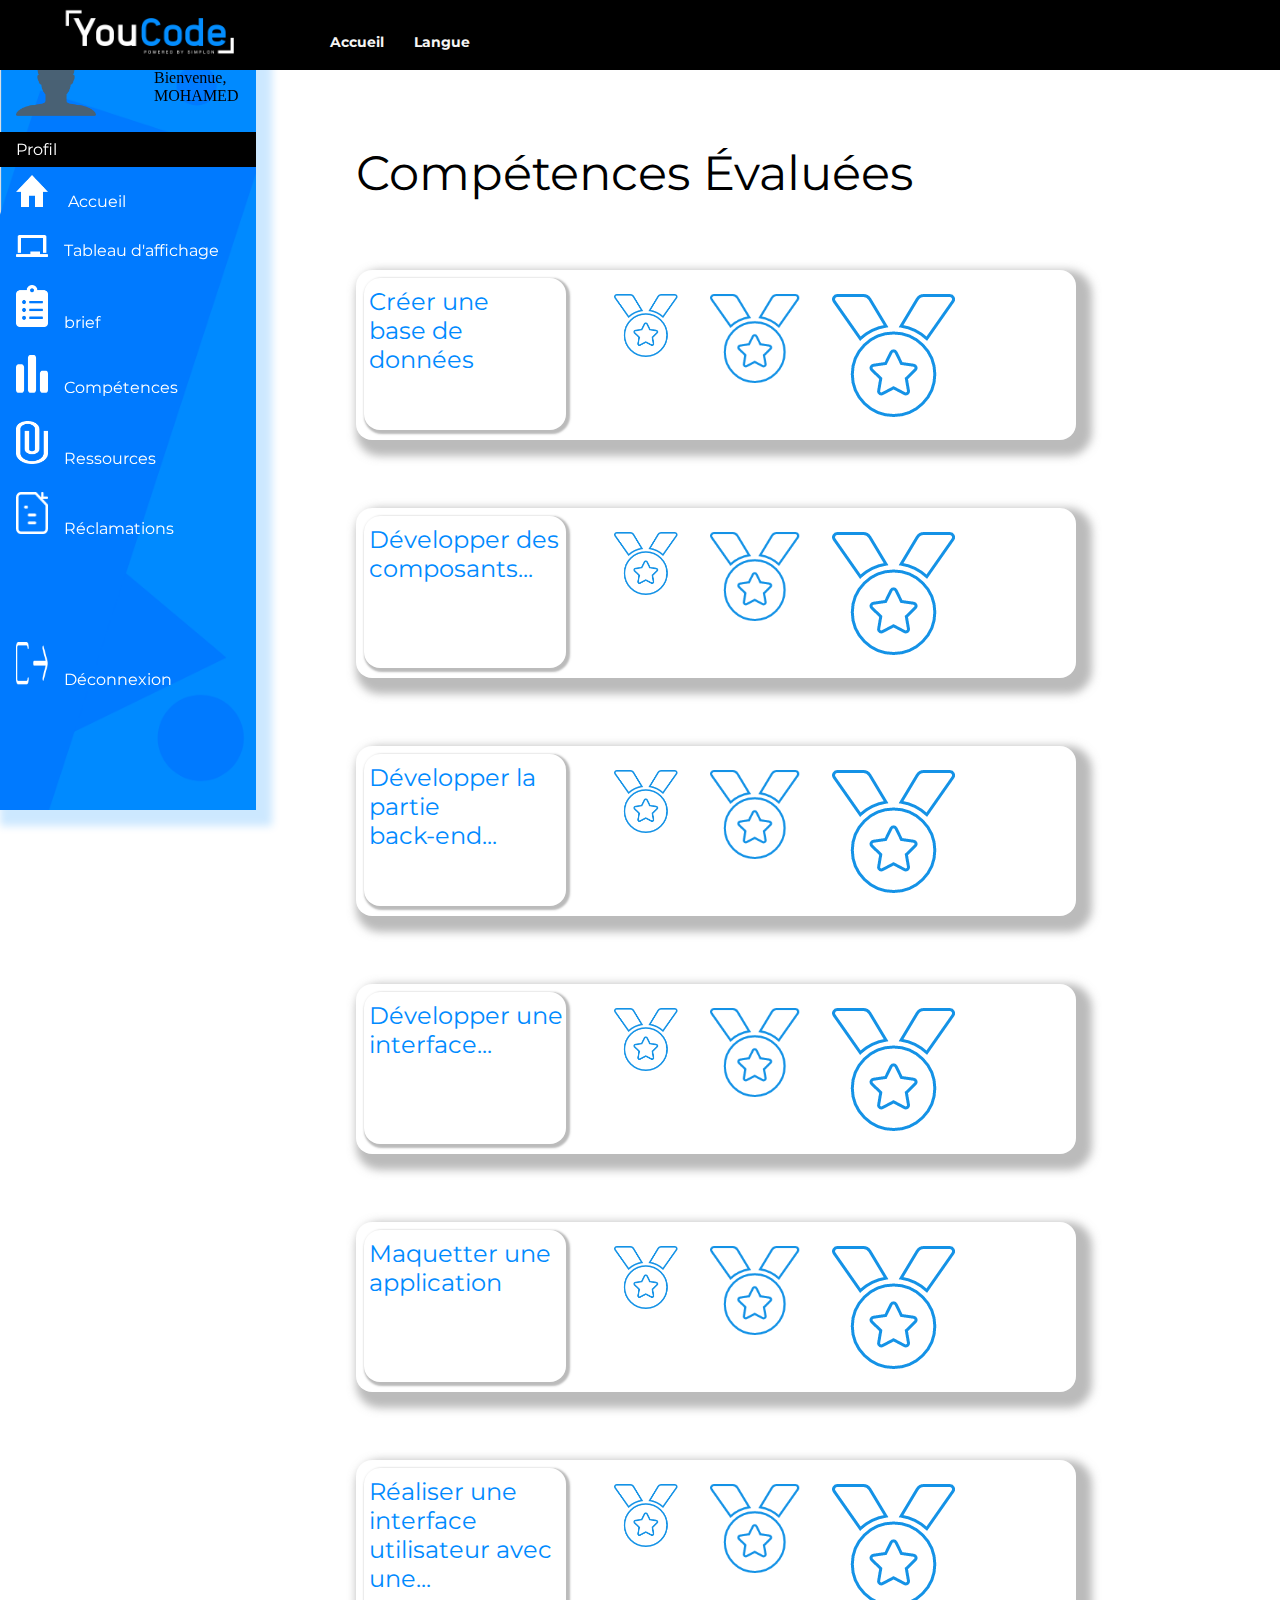
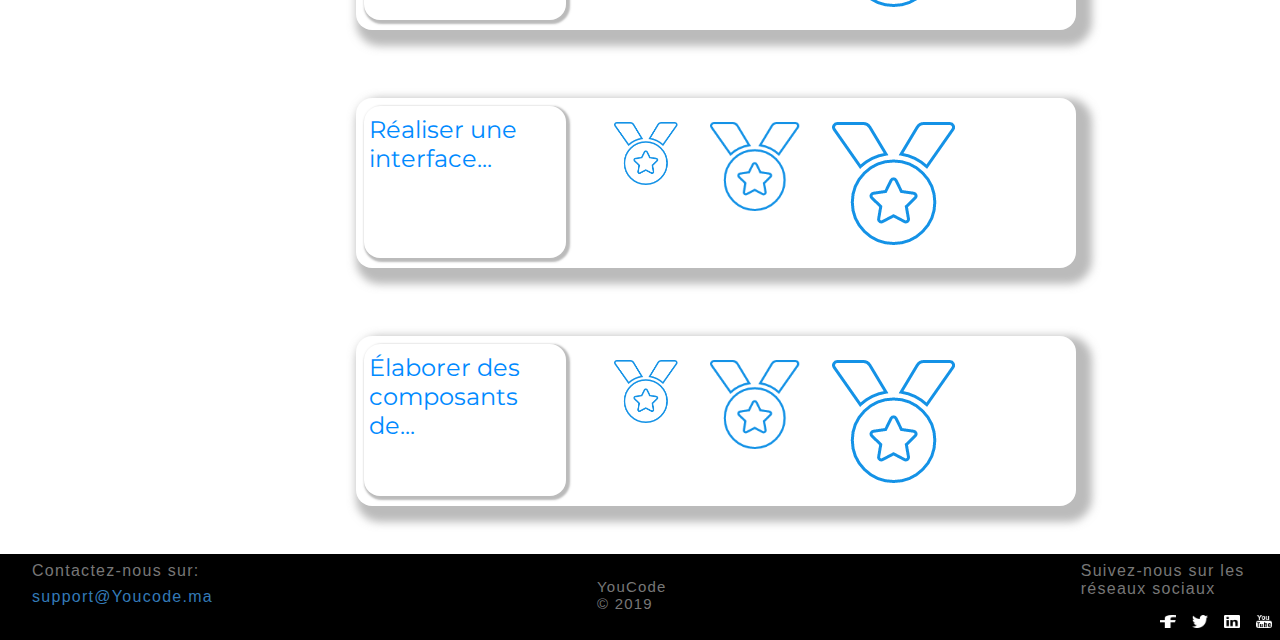
<file: YouCode/Compétences.html>
<html lang="en">
<head>
    <meta charset="UTF-8">
    <meta name="viewport" content="width=device-width, initial-scale=1.0">
    <meta http-equiv="X-UA-Compatible" content="ie=edge">
    <link href="https://fonts.googleapis.com/css?family=Montserrat|Raleway&display=swap" rel="stylesheet">     
    <link rel="stylesheet" href="css/Compétences.css">
    <title>Compétences</title>
</head>
<body>
    <div>
        <nav>
            <ul>
                <li class="logo"><img src="images/white.png" alt="logo" ></li>
                <li><a href="accueil.html">Accueil</a></li>     
                <li><a href="">Langue</a></li>
             </ul>
        </nav>  
        <div class="leftNav">
            <ul >
                <li class="imgProfil">
                    <img src="images/person.png" alt="" width="80">
                    <p>Bienvenue,<br>MOHAMED</p>
                </li>
                <li style="background-color: black; padding: 8 0 8 16;"> <a href="Profil.html">Profil</a></li>
                <li><img src="images/Iconhome.png" alt="" width="32"> <a href="studentaccueil.html">Accueil</a> </li>
                <li><img src="images/Iconchalkboard.png" alt="" width="32"><a href="affichage.html">Tableau d'affichage</a></li>
                <li><img src="images/clipboard.png" alt="" width="32"><a href="brief.html">brief</a></li>
                <li><img src="images/codeforces.png" alt="" width="32"><a href="Compétences.html">Compétences</a> </li>
                <li><img src="images/Iconattach.png" alt="" width="32"><a href="Ressources.html">Ressources</a></li>
                <li><img src="images/Iconfeatherfiltext.png" alt="" width="32"><a href="Réclamations.html">Réclamations</a></li>
                <li style="margin-top: 80;"><img src="images/Iconlogout.png" alt="" width="32"><a href="authentification.html">Déconnexion</a></li>
            </ul>   
        </div>
        <div class="parent">
            <div class="child1">
                <div>just space just space just space just space just space just space just space just space just space just space just space just space just space just space just space just space</div>
            </div>
            <div>
                <div class="blankspace"></div>
                <div class="blankspace"></div>
                <div class="blankspace"></div>
                <div class="title">
                    <p>Compétences Évaluées</p>
                </div>
                <div class="blankspace"></div>
                <div class="Compétence">
                    <div>
                        <div class="titlebox">
                            <p>Créer une<br>base de<br>données </p>
                        </div>
                    </div>
                    <div class="levels">
                        <div>
                            <img src="images/medal.png" alt="level" width="64">
                        </div>
                        <div>
                            <img src="images/medal.png" alt="level" width="90">
                        </div>
                        <div>
                            <img src="images/medal.png" alt="level">
                        </div>
                        
                    </div>
                </div>
                    <div class="blankspace"></div>
                    <div class="Compétence">
                            <div>
                                <div class="titlebox">
                                    <p>Développer des<br>composants...</p>                                        </div>
                            </div>
                            <div class="levels">
                                <div>
                                    <img src="images/medal.png" alt="level" width="64">
                                </div>
                                <div>
                                    <img src="images/medal.png" alt="level" width="90">
                                </div>
                                <div>
                                    <img src="images/medal.png" alt="level">
                                </div>
                                
                            </div>
                        </div>
                            <div class="blankspace"></div>
                            <div class="Compétence">
                                <div>
                                    <div class="titlebox">
                                        <p>Développer la partie<br>back-end...</p>
                                    </div>
                                </div>
                                <div class="levels">
                                    <div>
                                        <img src="images/medal.png" alt="level" width="64">
                                    </div>
                                    <div>
                                        <img src="images/medal.png" alt="level" width="90">
                                    </div>
                                    <div>
                                        <img src="images/medal.png" alt="level">
                                    </div>
                                    
                                </div>
                        </div>
                        <div class="blankspace"></div>
                        <div class="Compétence">
                                <div>
                                    <div class="titlebox">
                                        <p>Développer une<br>interface...</p>
                                    </div>
                                </div>
                                <div class="levels">
                                    <div>
                                        <img src="images/medal.png" alt="level" width="64">
                                    </div>
                                    <div>
                                        <img src="images/medal.png" alt="level" width="90">
                                    </div>
                                    <div>
                                        <img src="images/medal.png" alt="level">
                                    </div>
                                    
                                </div>
                        </div>
                        <div class="blankspace"></div>
                        <div class="Compétence">
                                <div>
                                    <div class="titlebox">
                                        <p>Maquetter une<br>application </p>
                                    </div>
                                </div>
                                <div class="levels">
                                    <div>
                                        <img src="images/medal.png" alt="level" width="64">
                                    </div>
                                    <div>
                                        <img src="images/medal.png" alt="level" width="90">
                                    </div>
                                    <div>
                                        <img src="images/medal.png" alt="level">
                                    </div>
                                    
                                </div>
                        </div>

                        <div class="blankspace"></div>
                        <div class="Compétence">
                                <div>
                                    <div class="titlebox">
                                        <p>Réaliser une interface<br>utilisateur avec une...</p>
                                    </div>
                                </div>
                                <div class="levels">
                                    <div>
                                        <img src="images/medal.png" alt="level" width="64">
                                    </div>
                                    <div>
                                        <img src="images/medal.png" alt="level" width="90">
                                    </div>
                                    <div>
                                        <img src="images/medal.png" alt="level">
                                    </div>
                                    
                                </div>
                        </div>

                        <div class="blankspace"></div>
                        <div class="Compétence">
                                <div>
                                    <div class="titlebox">
                                        <p>Réaliser une<br>interface...</p>
                                    </div>
                                </div>
                                <div class="levels">
                                    <div>
                                        <img src="images/medal.png" alt="level" width="64">
                                    </div>
                                    <div>
                                        <img src="images/medal.png" alt="level" width="90">
                                    </div>
                                    <div>
                                        <img src="images/medal.png" alt="level">
                                    </div>
                                    
                                </div>
                        </div>
                        <div class="blankspace"></div>
                        <div class="Compétence">
                                <div>
                                    <div class="titlebox">
                                        <p>Élaborer des<br>composants<br>de...</p>
                                    </div>
                                </div>
                                <div class="levels">
                                    <div>
                                        <img src="images/medal.png" alt="level" width="64">
                                    </div>
                                    <div>
                                        <img src="images/medal.png" alt="level" width="90">
                                    </div>
                                    <div>
                                        <img src="images/medal.png" alt="level">
                                    </div>
                                    
                                </div>
                        </div>
                        <div class="blankspace"></div>

            </div>
        </div>
        
        <footer>
            <div class="contactez">
                <p>Contactez-nous sur:</p>
                <p style="color: rgb(51, 122, 183);">support@Youcode.ma</p>
            </div>

            <div class="youcode">
                <p>YouCode © 2019</p>

            </div>

            <div>
                <p class="suivez">Suivez-nous sur les réseaux sociaux</p>
                <ul>
                        <li><img src="images/Iconfacebook.png" alt="facebook" width="16"></li>
                        <li><img src="images/Icontwitter.png" alt="twitter" width="16"></li>
                        <li><img src="images/Iconlinkedin.png" alt="linkedin" width="16"></li>
                        <li><img src="images/Iconyoutube.png" alt="youtube" width="16"></li>
                </ul>    
            </div>
    </footer>
    
</body>
</file>
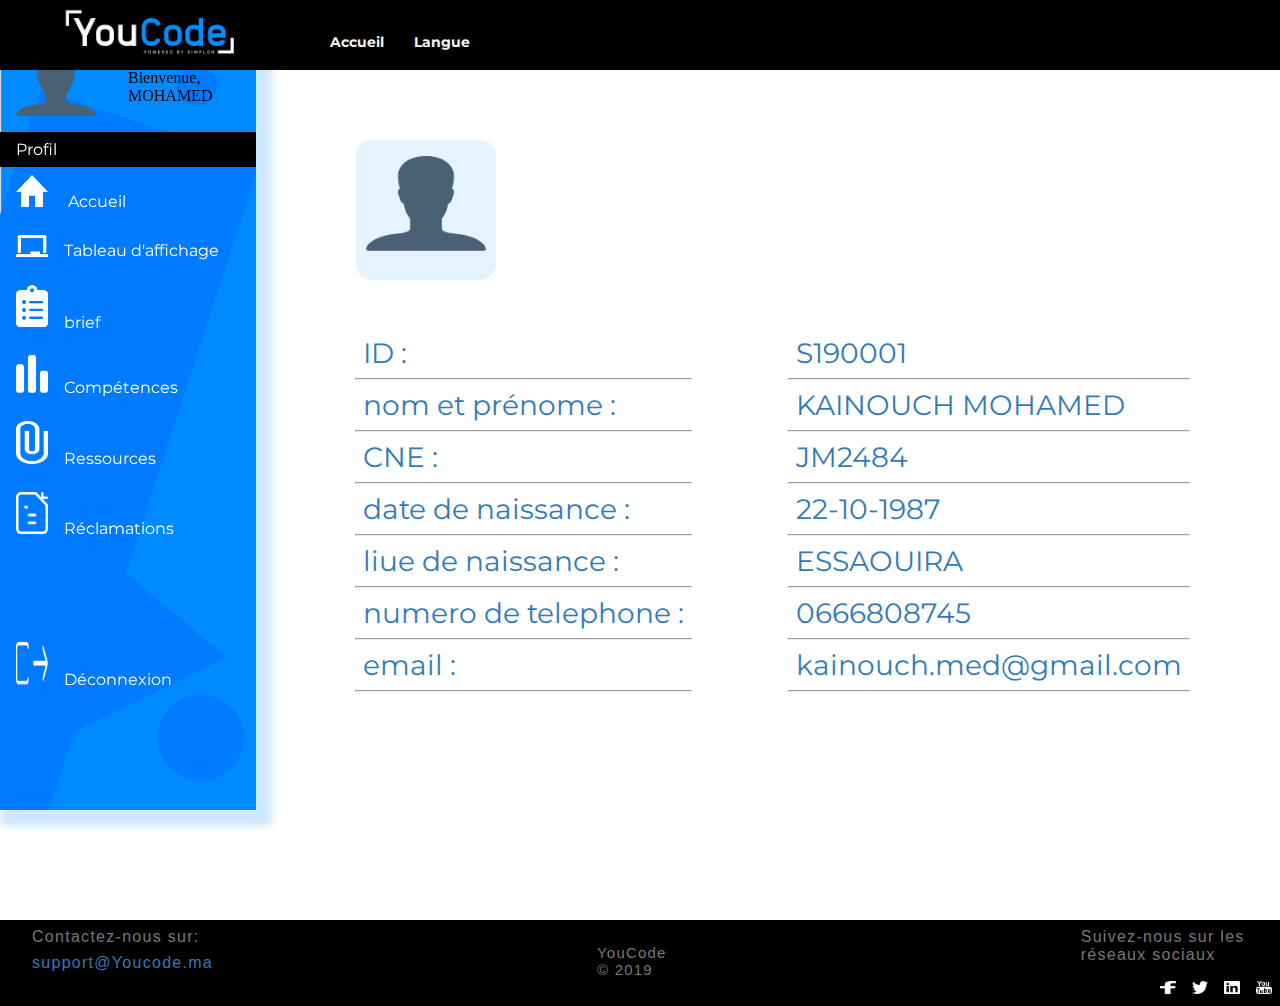
<file: YouCode/Profil.html>
<html lang="en">
<head>
    <meta charset="UTF-8">
    <meta name="viewport" content="width=device-width, initial-scale=1.0">
    <meta http-equiv="X-UA-Compatible" content="ie=edge">
    <link href="https://fonts.googleapis.com/css?family=Montserrat|Raleway&display=swap" rel="stylesheet">     
    <link rel="stylesheet" href="css/profil.css">
    <title>Profil</title>
</head>
<body>
    <div>
        <nav>
            <ul>
                <li class="logo"><img src="images/white.png" alt="logo" ></li>
                <li><a href="accueil.html">Accueil</a></li>     
                <li><a href="">Langue</a></li>
             </ul>
        </nav>  
    </div>        
    <div class="leftNav">
        <ul >
                <li class="imgProfil">
                    <img src="images/person.png" alt="" width="80">
                    <p>Bienvenue,<br>MOHAMED</p>
                </li>
                <li style="background-color: black; padding: 8 0 8 16;"> <a href="Profil.html">Profil</a></li>
                <li><img src="images/Iconhome.png" alt="" width="32"> <a href="studentaccueil.html">Accueil</a> </li>
                <li><img src="images/Iconchalkboard.png" alt="" width="32"><a href="affichage.html">Tableau d'affichage</a></li>
                <li><img src="images/clipboard.png" alt="" width="32"><a href="brief.html">brief</a></li>
                <li><img src="images/codeforces.png" alt="" width="32"><a href="Compétences.html">Compétences</a> </li>
                <li><img src="images/Iconattach.png" alt="" width="32"><a href="Ressources.html">Ressources</a></li>
                <li><img src="images/Iconfeatherfiltext.png" alt="" width="32"><a href="Réclamations.html">Réclamations</a></li>
                <li style="margin-top: 80;"><img src="images/Iconlogout.png" alt="" width="32"><a href="authentification.html">Déconnexion</a></li>
        </ul>   
    </div>
    <div class="parent">
        <div class="child1">
            <div>just space just space just space just space just space just space just space just space just space just space just space just space just space just space just space just space</div>
        </div>

        <div class="child2">
            <div class="imagebox">
                <img src="images/person.png" alt="" width="120">
            </div>
            <div>
                <div class="info">
                    <div>
                        <p>ID :</p> <hr>
                        <p>nom et prénome :</p> <hr>
                        <p>CNE :</p> <hr>
                        <p>date de naissance :</p> <hr>
                        <p>liue de naissance :</p> <hr>
                        <p>numero de telephone :</p> <hr>
                        <p>email :</p> <hr>
                    </div>
                    <div>
                        <p>S190001</p> <hr>
                        <p>KAINOUCH MOHAMED</p> <hr>
                        <P>JM2484</P> <hr>
                        <P>22-10-1987</P> <hr>
                        <P>ESSAOUIRA</P> <hr>
                        <P>0666808745</P> <hr>
                        <p>kainouch.med@gmail.com</p> <hr>
                    </div>
                </div>
                <div class="blankspace"></div>
                <div class="blankspace"></div>
                <div class="blankspace"></div>
            </div>
        </div>
    </div>            
    <footer>
        <div class="contactez">
            <p>Contactez-nous sur:</p>
            <p style="color: rgb(51, 122, 183);">support@Youcode.ma</p>
        </div>

        <div class="youcode">
            <p>YouCode © 2019</p>
        </div>
        <div>
            <p class="suivez">Suivez-nous sur les réseaux sociaux</p>
            <ul>
                    <li><img src="images/Iconfacebook.png" alt="facebook" width="16"></li>
                    <li><img src="images/Icontwitter.png" alt="twitter" width="16"></li>
                    <li><img src="images/Iconlinkedin.png" alt="linkedin" width="16"></li>
                    <li><img src="images/Iconyoutube.png" alt="youtube" width="16"></li>
            </ul>    
        </div>
</footer>
    
</body>
</file>
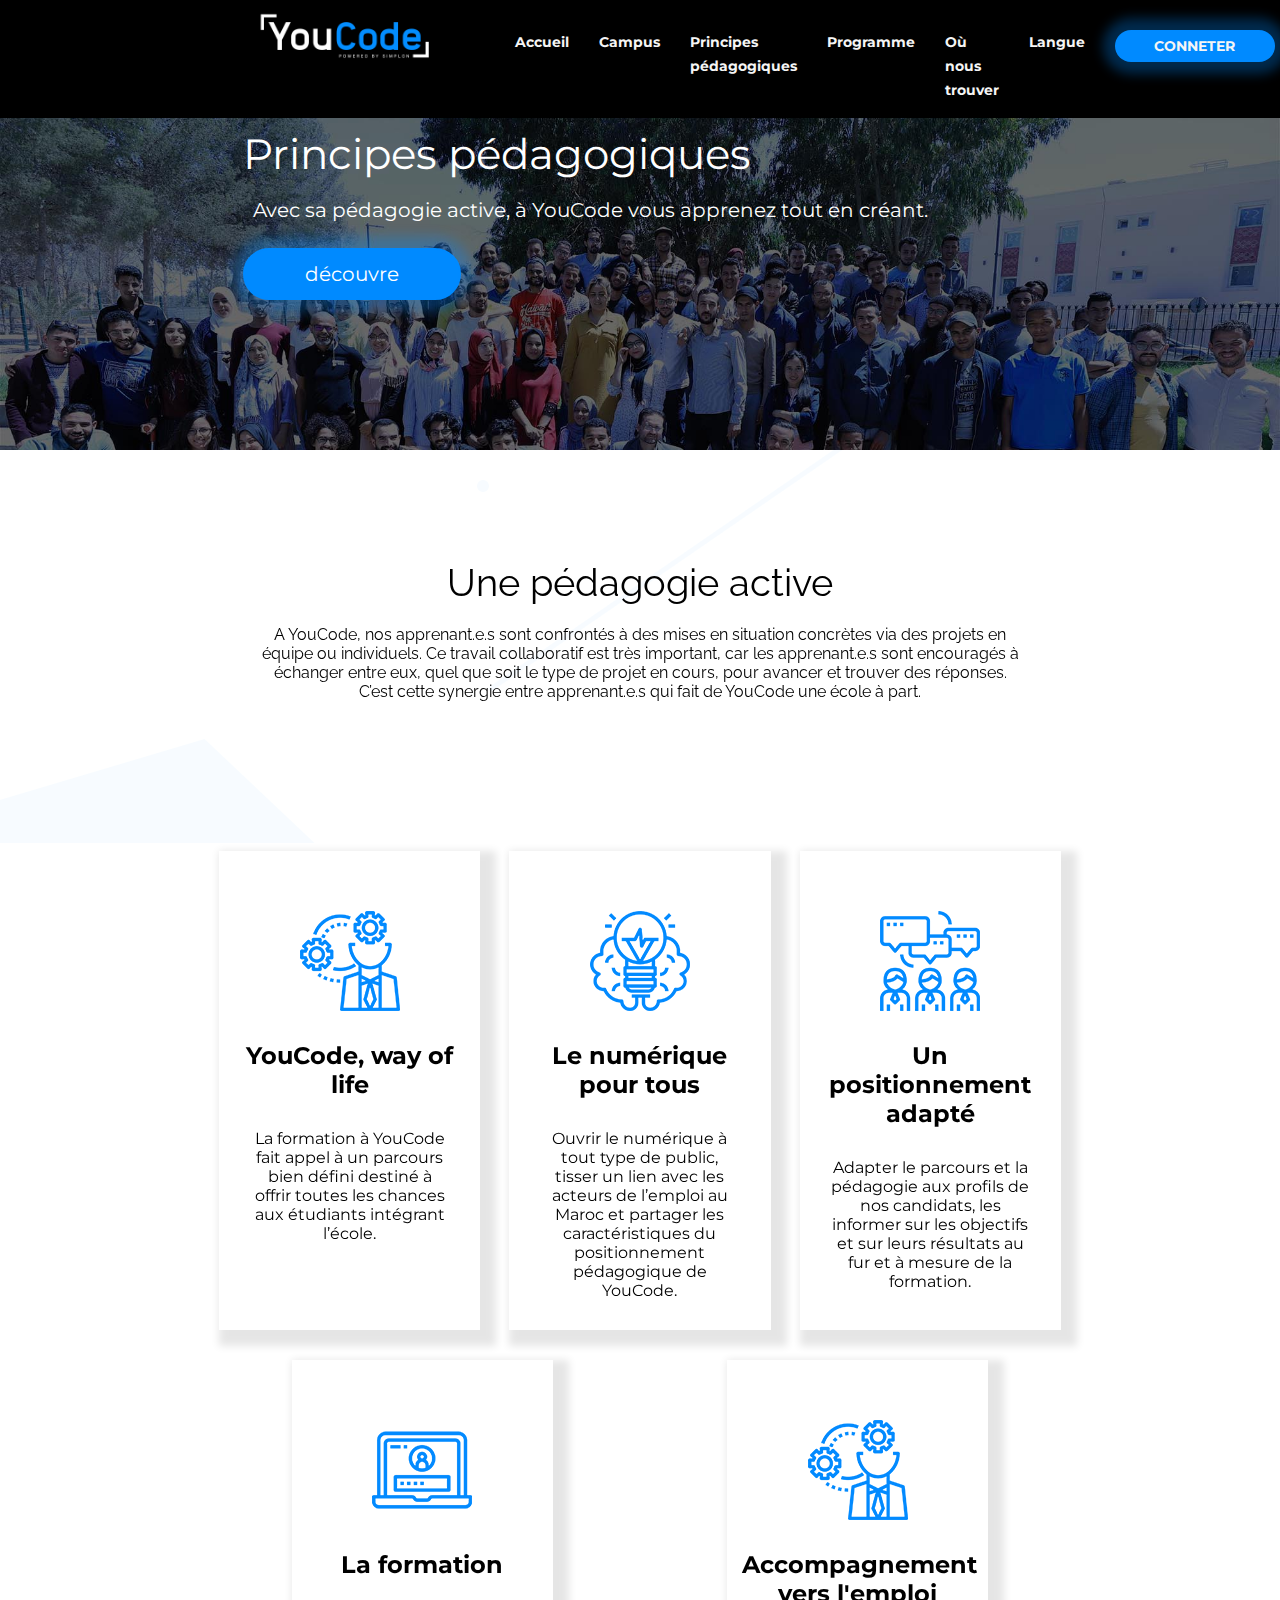
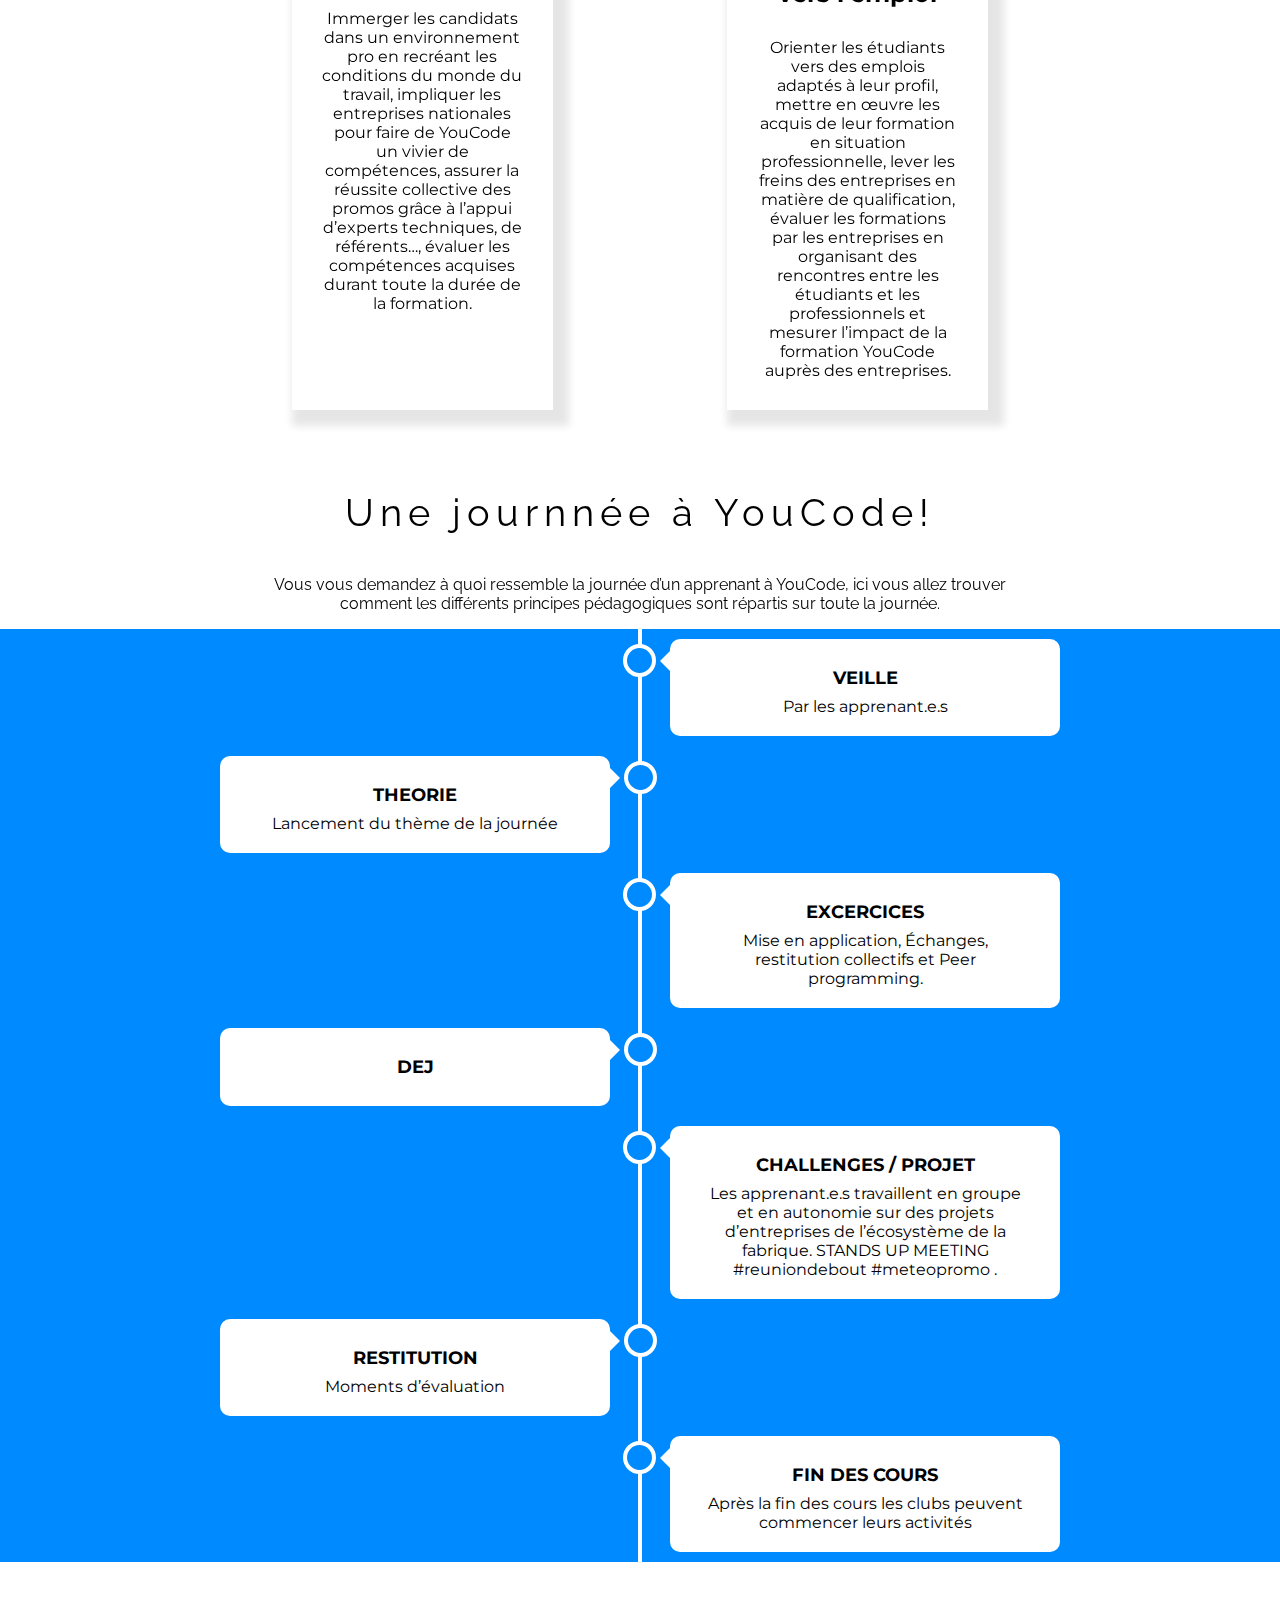
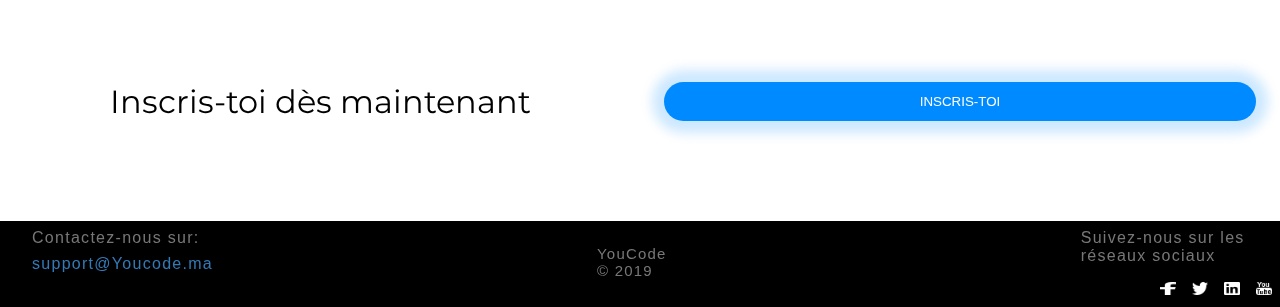
<file: YouCode/pédagogiques.html>
<html lang="en">
<head>
    <meta charset="UTF-8">
    <meta name="viewport" content="width=device-width, initial-scale=1.0">
    <meta http-equiv="X-UA-Compatible" content="ie=edge">
    <link href="https://fonts.googleapis.com/css?family=Montserrat|Raleway&display=swap" rel="stylesheet">     
    <link rel="stylesheet" href="css/pédagogiques.css">
    <title>You Code</title>
</head>
<body>
    <header>
        <div>
            <input type="checkbox" id="myCheck">
            <nav>
                <ul class="padding">
                    <li class="logo"><img src="images/white.png" alt="logo" width="180"></li>
                    <li class="accueil"><a href="Accueil.html"> Accueil</li>
                    <li><a href="campus.html"> Campus </a>
                    <li><a href="pédagogiques.html">Principes pédagogiques</a> </li>
                    <li>Programme</li>
                    <li>Où nous trouver</li>
                    <li>Langue</li>
                    <li><button><a href="authentification.html">CONNETER</a></button></li>
                </ul>
            </nav>  
        </div>
        <div class="bg"></div>
        <div class="homebackground">
            <div class="backg">
                <div class="title padding">
                    <p class="p1">Principes pédagogiques</p>
                    <p class="p2">Avec sa pédagogie active, à YouCode vous apprenez tout en créant.</p>
                    <button class="découvrebtn">découvre</button>
                </div>
            </div>  
        </div>
    </header>
<!-- ----------------------------------------------------------------------------------------------------------------- -->
    <section>
        <div class="paragraph padding">
            <h2>Une pédagogie active</h2>
            <p> A YouCode, nos apprenant.e.s sont confrontés à des mises en situation concrètes via des projets en équipe ou individuels. 
                Ce travail collaboratif est très important, car les apprenant.e.s sont encouragés à échanger entre eux, quel que soit le type de projet en cours, 
                pour avancer et trouver des réponses. C’est cette synergie entre apprenant.e.s qui fait de YouCode une école à part.
            </p>
        </div>
        <div class="whitespace"></div>
        <div class="container-carts padding">
            <div class="cart">
                <div>
                    <img src="images/wayoflife.png" alt="image">
                    <h2>YouCode, way of life</h2>
                    <p>La formation à YouCode fait appel à un parcours bien défini destiné à offrir toutes les chances aux étudiants intégrant l’école.</p>
                </div>
            </div>
            <div class="cart">
                <div>
                    <img src="images/numeriquepourtous.png" alt="image">
                    <h2>Le numérique pour tous</h2>
                    <p>Ouvrir le numérique à tout type de public, tisser un lien avec les acteurs de l’emploi au Maroc et partager les caractéristiques du positionnement pédagogique de YouCode.</p>
                </div>
            </div>
            <div class="cart">
                <div>
                    <img src="images/positionnementadapte.png" alt="image">
                    <h2>Un positionnement adapté</h2>
                    <p>Adapter le parcours et la pédagogie aux profils de nos candidats, les informer sur les objectifs et sur leurs résultats au fur et à mesure de la formation.</p>
                </div>
            </div>
            <div class="cart">
                <div>
                    <img src="images/laformation.png" alt="image">
                    <h2>La formation</h2>
                    <p>Immerger les candidats dans un environnement pro en recréant les conditions du monde du travail, impliquer les entreprises nationales pour faire de YouCode un vivier de compétences, assurer la réussite collective des promos grâce à l’appui d’experts techniques, de référents…, évaluer les compétences acquises durant toute la durée de la formation.</p>
                </div>
            </div>
            <div class="cart">
                <div>
                    <img src="images/wayoflife.png" alt="image">
                    <h2>Accompagnement vers l'emploi</h2>
                    <p>Orienter les étudiants vers des emplois adaptés à leur profil, mettre en œuvre les acquis de leur formation en situation professionnelle, lever les freins des entreprises en matière de qualification, évaluer les formations par les entreprises en organisant des rencontres entre les étudiants et les professionnels et mesurer l’impact de la formation YouCode auprès des entreprises.</p>
                </div>
            </div>
            
        </div>
        
    </section>
<!-- --------------------------------------------------------------------------------------------------------------- -->
    <section>
        <div class="paragraph1 padding">
            <h2>Une journnée à YouCode!</h2>
            <p> Vous vous demandez à quoi ressemble la journée d’un apprenant à YouCode, ici vous allez trouver comment les différents principes pédagogiques sont répartis sur toute la journée.</p>
        </div>
        <div class="container-journnée">

            <div class="timeline">
                <div class="container right">
                    <div class="content">
                        <h2>VEILLE</h2>
                        <p>Par les apprenant.e.s</p>
                    </div>
                </div>
                <div class="container left">
                    <div class="content">
                        <h2>THEORIE</h2>
                        <p>Lancement du thème de la journée</p>
                    </div>
                </div>
                <div class="container right">
                    <div class="content">
                        <h2>EXCERCICES</h2>
                        <p>Mise en application, Échanges, restitution collectifs et Peer programming.</p>
                    </div>
                </div>
                <div class="container left">
                    <div class="content">
                        <h2>DEJ</h2>
                    </div>
                </div>
                <div class="container right">
                    <div class="content">
                        <h2>CHALLENGES / PROJET</h2>
                        <p>Les apprenant.e.s travaillent en groupe et en autonomie sur des projets d’entreprises de l’écosystème de la fabrique.
                            STANDS UP MEETING
                            #reuniondebout #meteopromo .</p>
                    </div>
                </div>
                <div class="container left">
                    <div class="content">
                        <h2>RESTITUTION</h2>
                        <p>Moments d’évaluation</p>
                    </div>
                </div>
                <div class="container right">
                    <div class="content">
                        <h2>FIN DES COURS</h2>
                        <p>Après la fin des cours les clubs peuvent commencer leurs activités</p>
                    </div>
                </div>
                

            </div>

        
        </div>
        
        <div class="whitespace"></div>
        <div class="col3">
            <div>Inscris-toi dès maintenant</div>
            <div><button>INSCRIS-TOI</button></div>
        </div>
    </section>

<!-- --------------------------------------------------------------------------------------------------------------- -->
<footer>
    <div class="contactez">
        <p>Contactez-nous sur:</p>
        <p style="color: rgb(51, 122, 183);">support@Youcode.ma</p>
    </div>

    <div class="youcode">
        <p>YouCode © 2019</p>

    </div>

    <div>
        <p class="suivez">Suivez-nous sur les réseaux sociaux</p>
        <ul>
                <li><img src="images/Iconfacebook.png" alt="facebook" width="16"></li>
                <li><img src="images/Icontwitter.png" alt="twitter" width="16"></li>
                <li><img src="images/Iconlinkedin.png" alt="linkedin" width="16"></li>
                <li><img src="images/Iconyoutube.png" alt="youtube" width="16"></li>
        </ul>    
    </div>
</footer>
</body>
</html>
</file>
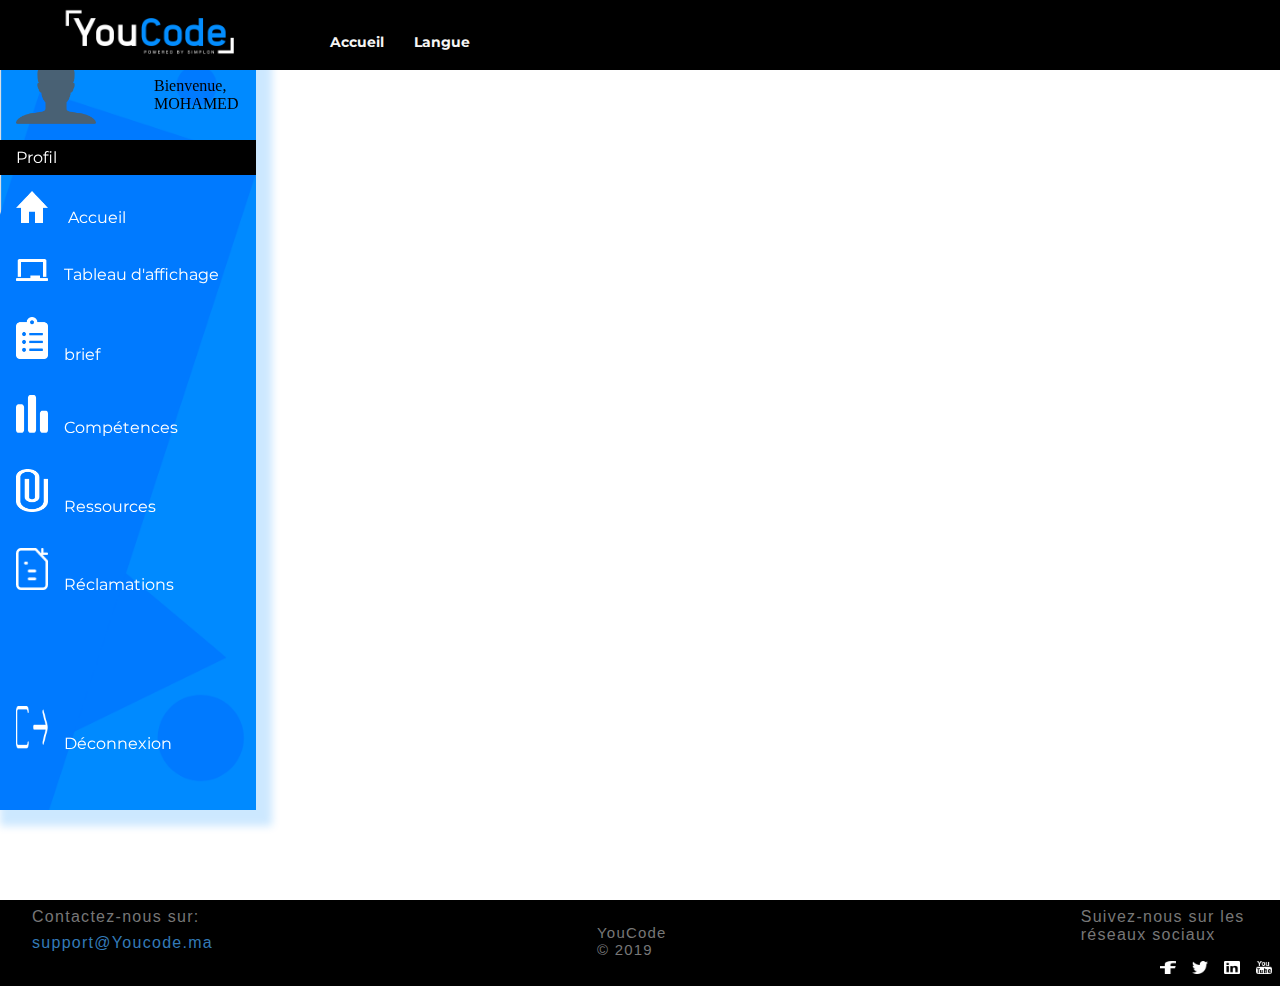
<file: YouCode/Ressources.html>
<html lang="en">
<head>
    <meta charset="UTF-8">
    <meta name="viewport" content="width=device-width, initial-scale=1.0">
    <meta http-equiv="X-UA-Compatible" content="ie=edge">
    <link href="https://fonts.googleapis.com/css?family=Montserrat|Raleway&display=swap" rel="stylesheet">     
    <link rel="stylesheet" href="css/Ressources.css">
    <title>Ressources</title>
</head>
<body>
    <div>
        <nav>
            <ul>
                <li class="logo"><img src="images/white.png" alt="logo" ></li>
                <li><a href="accueil.html">Accueil</a></li>     
                <li><a href="">Langue</a></li>
             </ul>
        </nav>  
    </div>           
        <div class="leftNav">
            <ul >
                <li class="imgProfil">
                    <img src="images/person.png" alt="" width="80">
                    <p>Bienvenue,<br>MOHAMED</p>
                </li>
                <li style="background-color: black; padding: 8 0 8 16;"> <a href="Profil.html">Profil</a></li>
                <li><img src="images/Iconhome.png" alt="" width="32"> <a href="studentaccueil.html">Accueil</a> </li>
                <li><img src="images/Iconchalkboard.png" alt="" width="32"><a href="affichage.html">Tableau d'affichage</a></li>
                <li><img src="images/clipboard.png" alt="" width="32"><a href="brief.html">brief</a></li>
                <li><img src="images/codeforces.png" alt="" width="32"><a href="Compétences.html">Compétences</a> </li>
                <li><img src="images/Iconattach.png" alt="" width="32"><a href="Ressources.html">Ressources</a></li>
                <li><img src="images/Iconfeatherfiltext.png" alt="" width="32"><a href="Réclamations.html">Réclamations</a></li>
                <li style="margin-top: 80;"><img src="images/Iconlogout.png" alt="" width="32"><a href="authentification.html">Déconnexion</a></li>
            </ul>   
        </div>
        <div class="parent">
            <div class="child1">
                <div>just space just space just space just space just space just space just space just space just space just space just space just space just space just space just space just space</div>
            </div>
            <div class="child2">
                <iframe src="https://fr.khanacademy.org/computing" frameborder="0"></iframe>
            </div>
        </div>
    </div>
    <footer>
        <div class="contactez">
            <p>Contactez-nous sur:</p>
            <p style="color: rgb(51, 122, 183);">support@Youcode.ma</p>
        </div>

        <div class="youcode">
            <p>YouCode © 2019</p>

        </div>

        <div>
            <p class="suivez">Suivez-nous sur les réseaux sociaux</p>
            <ul>
                    <li><img src="images/Iconfacebook.png" alt="facebook" width="16"></li>
                    <li><img src="images/Icontwitter.png" alt="twitter" width="16"></li>
                    <li><img src="images/Iconlinkedin.png" alt="linkedin" width="16"></li>
                    <li><img src="images/Iconyoutube.png" alt="youtube" width="16"></li>
            </ul>    
        </div>
</footer>
    
</body>
</file>
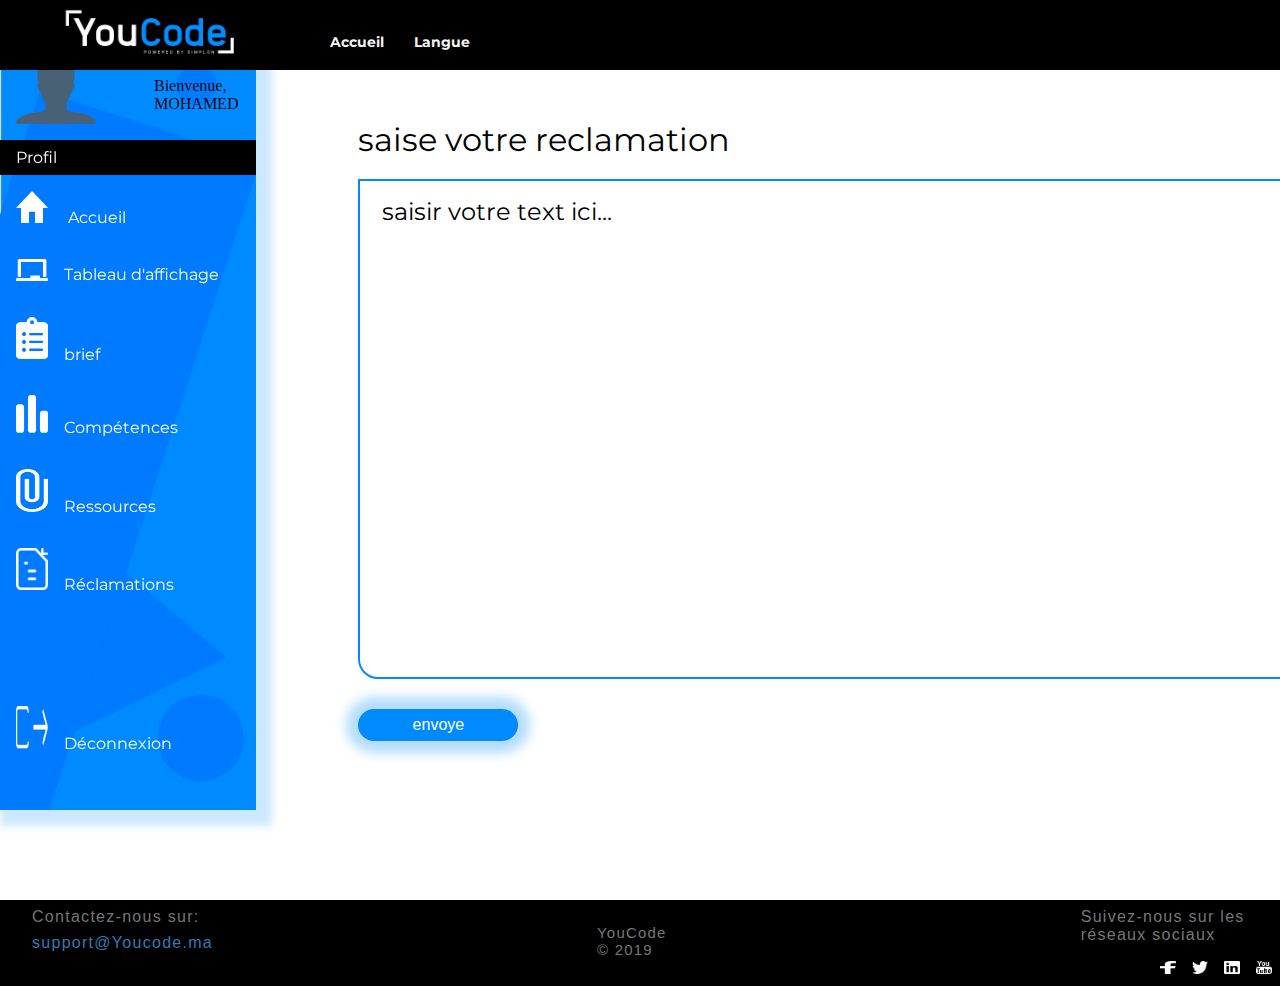
<file: YouCode/Réclamations.html>
<html lang="en">
<head>
    <meta charset="UTF-8">
    <meta name="viewport" content="width=device-width, initial-scale=1.0">
    <meta http-equiv="X-UA-Compatible" content="ie=edge">
    <link href="https://fonts.googleapis.com/css?family=Montserrat|Raleway&display=swap" rel="stylesheet">     
    <link rel="stylesheet" href="css/Réclamations.css">
    <title>Réclamations</title>
</head>
<body>
    <div>
        <nav>
            <ul>
                <li class="logo"><img src="images/white.png" alt="logo" ></li>
                <li><a href="accueil.html">Accueil</a></li>     
                <li><a href="">Langue</a></li>
             </ul>
        </nav>  
    </div>    
    <div>       
        <div class="leftNav">
            <ul >
                <li class="imgProfil">
                    <img src="images/person.png" alt="" width="80">
                    <p>Bienvenue,<br>MOHAMED</p>
                </li>
                <li style="background-color: black; padding: 8 0 8 16;"> <a href="Profil.html">Profil</a></li>
                <li><img src="images/Iconhome.png" alt="" width="32"> <a href="studentaccueil.html">Accueil</a> </li>
                <li><img src="images/Iconchalkboard.png" alt="" width="32"><a href="affichage.html">Tableau d'affichage</a></li>
                <li><img src="images/clipboard.png" alt="" width="32"><a href="brief.html">brief</a></li>
                <li><img src="images/codeforces.png" alt="" width="32"><a href="Compétences.html">Compétences</a> </li>
                <li><img src="images/Iconattach.png" alt="" width="32"><a href="Ressources.html">Ressources</a></li>
                <li><img src="images/Iconfeatherfiltext.png" alt="" width="32"><a href="Réclamations.html">Réclamations</a></li>
                <li style="margin-top: 80;"><img src="images/Iconlogout.png" alt="" width="32"><a href="authentification.html">Déconnexion</a></li>
            </ul>   
        </div>
        <div class="parent">
            <div class="child1">
                <div>just space just space just space just space just space just space just space just space just space just space just space just space just space just space just space just space</div>
            </div>
            <div class="child2">
                <p> saise votre reclamation</p>
                <textarea name="reclamation"  id="" cols="80" rows="16"> saisir votre text ici...</textarea>
                <br>
                <button>envoye</button>
            </div>
        </div>
    </div>
    <footer>
        <div class="contactez">
            <p>Contactez-nous sur:</p>
            <p style="color: rgb(51, 122, 183);">support@Youcode.ma</p>
        </div>

        <div class="youcode">
            <p>YouCode © 2019</p>

        </div>

        <div>
            <p class="suivez">Suivez-nous sur les réseaux sociaux</p>
            <ul>
                    <li><img src="images/Iconfacebook.png" alt="facebook" width="16"></li>
                    <li><img src="images/Icontwitter.png" alt="twitter" width="16"></li>
                    <li><img src="images/Iconlinkedin.png" alt="linkedin" width="16"></li>
                    <li><img src="images/Iconyoutube.png" alt="youtube" width="16"></li>
            </ul>    
        </div>
</footer>
    
</body>
</file>
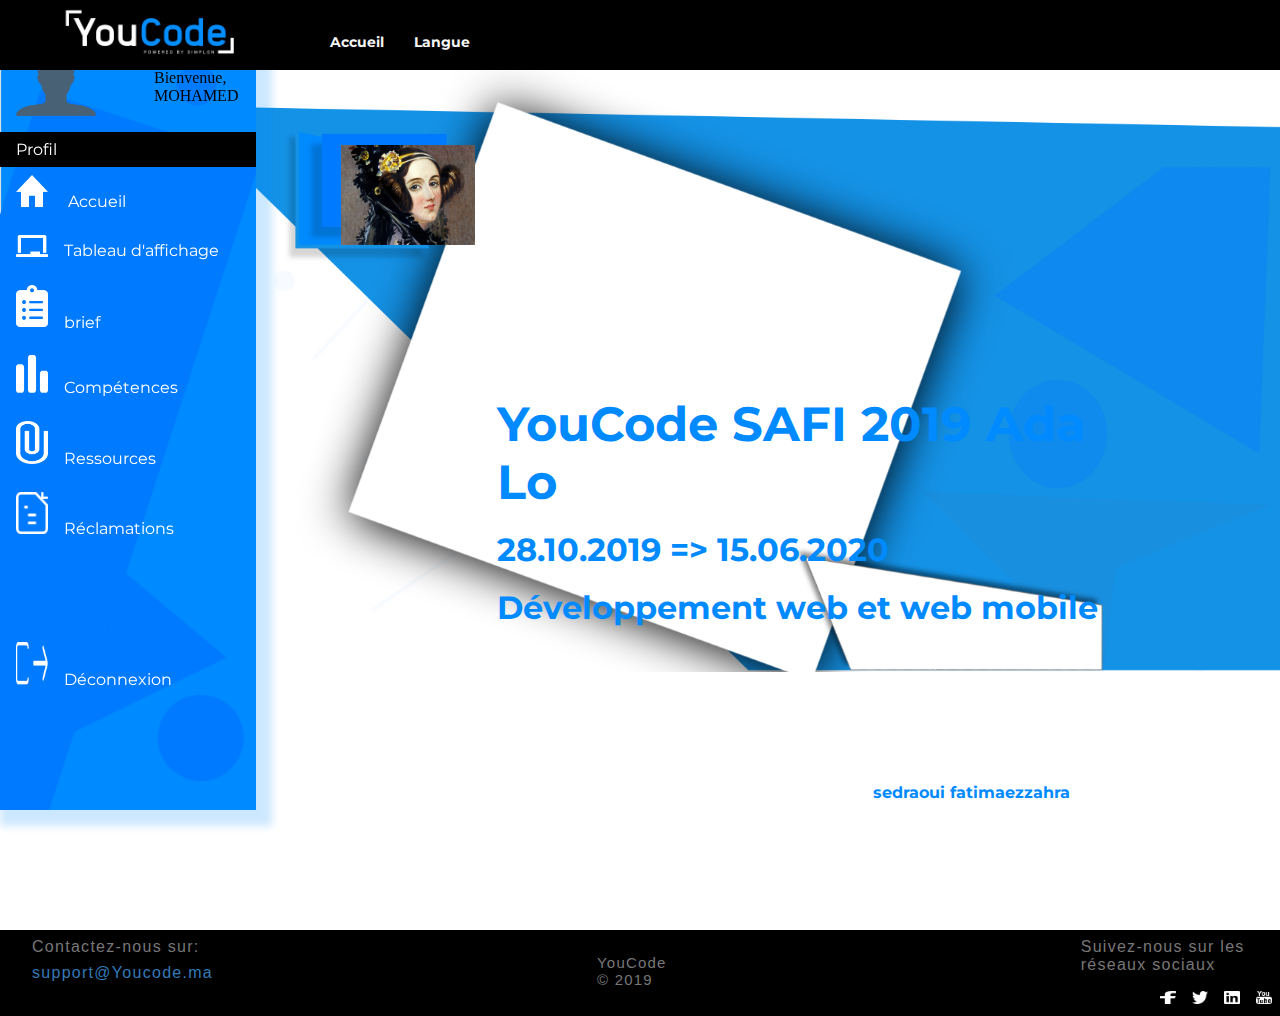
<file: YouCode/studentaccueil.html>
<html lang="en">
<head>
    <meta charset="UTF-8">
    <meta name="viewport" content="width=device-width, initial-scale=1.0">
    <meta http-equiv="X-UA-Compatible" content="ie=edge">
    <link href="https://fonts.googleapis.com/css?family=Montserrat|Raleway&display=swap" rel="stylesheet">     
    <link rel="stylesheet" href="css/studentAccueil.css">
    <title>Accueil</title>
</head>
<body>
    <div>
        <nav class="topNav">
                <ul>
                    <li class="logo"><img src="images/white.png" alt="logo" ></li>
                    <li><a href="accueil.html">Accueil</a></li>     
                    <li><a href="">Langue</a></li>
                 </ul>
        </nav>  
    </div>           
        <div class="leftNav">
            <ul >
                <li class="imgProfil">
                    <img src="images/person.png" alt="" width="80">
                    <p>Bienvenue,<br>MOHAMED</p>
                </li>
                <li style="background-color: black; padding: 8 0 8 16;"> <a href="Profil.html">Profil</a></li>
                <li><img src="images/Iconhome.png" alt="" width="32"> <a href="studentaccueil.html">Accueil</a> </li>
                <li><img src="images/Iconchalkboard.png" alt="" width="32"><a href="affichage.html">Tableau d'affichage</a></li>
                <li><img src="images/clipboard.png" alt="" width="32"><a href="brief.html">brief</a></li>
                <li><img src="images/codeforces.png" alt="" width="32"><a href="Compétences.html">Compétences</a> </li>
                <li><img src="images/Iconattach.png" alt="" width="32"><a href="Ressources.html">Ressources</a></li>
                <li><img src="images/Iconfeatherfiltext.png" alt="" width="32"><a href="Réclamations.html">Réclamations</a></li>
                <li style="margin-top: 80;"><img src="images/Iconlogout.png" alt="" width="32"><a href="authentification.html">Déconnexion</a></li>
            </ul>   
        </div>
        <div class="parent">
            <div class="child1">
                <div>just space just space just space just space just space just space just space just space just space just space just space just space just space just space just space just space</div>
            </div>
            <div class="child2">
                <img src="images/ada-lovelace.png" alt="ada lovelace" class="adaImg">
                <div class="adaTitle">
                    <p class="title">YouCode SAFI 2019 Ada Lo<span class="color">velace</span></p>
                    <br>
                    <p class="date">28.10.2019 => 15.06.2020</p>
                    <br>
                    <p class="branche">Développement web et web mobile</p>
                    <p class="Name">sedraoui fatimaezzahra </p>
            </div>    
        </div>                     
    </div>
    <footer>
        <div class="contactez">
            <p>Contactez-nous sur:</p>
            <p style="color: rgb(51, 122, 183);">support@Youcode.ma</p>
        </div>

        <div class="youcode">
            <p>YouCode © 2019</p>

        </div>

        <div>
            <p class="suivez">Suivez-nous sur les réseaux sociaux</p>
            <ul>
                    <li><img src="images/Iconfacebook.png" alt="facebook" width="16"></li>
                    <li><img src="images/Icontwitter.png" alt="twitter" width="16"></li>
                    <li><img src="images/Iconlinkedin.png" alt="linkedin" width="16"></li>
                    <li><img src="images/Iconyoutube.png" alt="youtube" width="16"></li>
            </ul>    
        </div>
</footer>


</body>
</file>
<file: YouCode/css/style.css>
*{
margin: 0%;
padding: 0%;
}

nav ul{
    top: 0%;
    position: fixed;
    list-style: none;
    display: flex;
    background-color: black;
    width: 100%;
    z-index: 5;
}

.logo
{
    padding: 8px 60px 8px 60px;
}

nav ul li
{
    padding-left: 30px;
    padding-top: 30px;
    padding-bottom:16px ;
    font-family: 'Montserrat', sans-serif;
    color: whitesmoke;
    font-size:14px;
    font-weight: bold;
    line-height: 24px;
}
nav ul li:hover
{
 color: rgb(51, 122, 183);
}


nav ul li button
{
    height: 32px;
    width: 160px;
    color: white;
    font-size: 16px;
    background-color: rgb(0, 138, 255);
    border: none;
    border-radius: 30px;
    box-shadow: 0px 0px 12px 12px rgb(0, 138, 255, 0.3) ;

}
nav ul li button:hover
{
    background-color: white;
    color: rgb(0, 138, 255);
    box-shadow: 0px 0px 12px 12px rgb(0, 138, 255, 0) ;

}

.homebackground
{   position: absolute;
    top: 0%;
    height: 80%;
    width:100%;
    background-image: url(../images/slide1.jpg);
    background-size: cover;
}

.bg
{
    position: fixed;
    top: 0%;
    height: 100%;
    width:100%;
    background-image: url(../images/bgfound.png);
    z-index: -100;
} 

.title{
    margin-top: 15%;
    margin-bottom: 8px;
    margin-left: 3%;
    font-family: 'Montserrat', sans-serif;
    color: white;

}
.p1
{
    font-size: 42px;
    margin-bottom: 8px;
}

.p2{
    
    padding: 10px;
    font-size: 20px;
    margin-bottom: 16px;



}
.inscrisbtn{
    font-family: 'Montserrat', sans-serif;
    color: white;
    font-size: 18px;
    background-color: rgb(0, 138, 255,0);
    border: 2px solid;
    border-radius: 30px;
    padding: 12px 50px 12px 50px;

}
.inscrisbtn:hover
{
    background-color: white;
    color:rgb(73, 97, 116) ;
    border-color: white;

}


.découvrebtn
{
    font-family: 'Montserrat', sans-serif;
    color: white;
    font-size: 20px;
    background-color: rgb(0, 138, 255);
    border: 2px solid rgb(0, 138, 255);
    border-radius: 30px;
    padding: 12px 60px 12px 60px;
    box-shadow: 0px 0px 12px 12px rgb(0, 138, 255, 0.3) ;
}
.découvrebtn:hover
{
    background-color: white;
    color:rgb(73, 97, 116) ;
    border-color: white;
    box-shadow: 0px 0px 12px 12px rgb(0, 138, 255, 0) ;

}

.paragraph
{
    margin-top: 560px;
    font-family: 'Montserrat', sans-serif;

}
h1{
    text-align: center;
    margin-bottom: 20px;
    font-size: 38px;
    font-family: 'Raleway', sans-serif;
    font-weight: normal;

}

.paragraph p
{
    padding-left: 50px;
    padding-right: 50px;
    text-align: center;
    font-family: 'Raleway', sans-serif;

}

.col
{
    column-count: 3;
    margin-top: 70px;
    margin-bottom: 80px;
    text-align: center;
}
.col p
{
    padding: 20px  24px 20px 24px;
    font-family: 'Montserrat', sans-serif;
}
.col h3
{
    font-family: 'Montserrat', sans-serif;
    color:rgb(73, 97, 116) ;
    font-size: 24px;
    font-weight: bold;
    padding: 24px  24px 20px 24px;
}
.col1
{
    column-count: 2;
    height: 600px;
}
.col1 h3
{
    font-family: 'Montserrat', sans-serif;
    font-size: 32;
    color: ivory;
    text-align: center;
    padding: 60px 0 30px 0;
}

.col1 p
{
    font-family: 'Montserrat', sans-serif;
    font-size: 16;
    color: ivory;
    text-align: justify;
    padding: 0px 80px 128px 60;
}
.col1 h4
{
    font-family: 'Montserrat', sans-serif;
    font-size: 16;
    color: ivory;
    text-align: center;
    padding: 20px 0px 30px 0;
}
.bgd
{
  
    background-color: rgb(0, 138, 255);

}
.bgsimplon
{
    height: 500px;
    width: 100%;
    background-image: url(../images/simplon.png);
    /* background-repeat: no-repeat; */
    background-size: cover;

}
.bgcolorsimplon
{
    height: 500px;
    width: 100%;
    background-color: rgb(0, 0, 0, 0.7);
}
.bgsimplon h4
{   
    position: absolute;
    margin-left: 44%;
    text-align: center;
    font-family: 'Montserrat', sans-serif;
    color:  rgb(0, 138, 255);
    margin-top: 210px;
}
.bgsimplon p
{
    position: absolute;
    margin-left: 35%;
    font-family: 'Montserrat', sans-serif;
    color:white;
    font-size: 60px;
    margin-top: 240px;
}
.col3
{
    column-count: 3;
    font-family: 'Montserrat', sans-serif;
    color: white;
    text-align: center;
    padding: 50px 24px 50px 24px;
    background-color: rgb(0, 138, 255);
}
.col3 h4
{
    font-size: 40px;
    padding-bottom: 24px;
}
.col3 p
{
    font-size: 24px;
    padding: 16px;
}
.simplonparagraphe
{
    padding: 70px 60px 16px 60px;
    font-family: 'Montserrat', sans-serif;
    font-size: 18px;
}

.sponsorisé
{
    font-size: 48px;
    text-align: center;
    font-family: 'Montserrat', sans-serif;
    margin-top: 200px;
    
}
.ocplogo
{
    text-align: center;
    padding-top: 16px;
    padding-bottom: 112px;

}

.col4
{
    column-count: 2;
    font-size: 32px;
    font-family: 'Montserrat', sans-serif;
    text-align: center;
    padding-bottom: 100px;
}
.col4 button
{
    padding: 12px 240px 12px 240px;
    margin-right: 48px;
    color: white;
    background-color: rgb(0, 138, 255);
    border: rgb(0, 138, 255);
    box-shadow: 0px 0px 12px 12px rgb(0, 138, 255, 0.2) ;
    border-radius: 30px;
}
.col4 button:hover
{
    background-color:white ;
    color:rgb(0, 138, 255) ;
    box-shadow: 0px 8px 8px 8px rgba(2, 2, 2, 0.1) ;
}
.bgfooter
{
    background-color: black;
}
.footer
{
    display: flex;
}
.contactez p
{
    color: rgb(119, 119, 119);
    font: 16px sans-serif;
    letter-spacing: 0.08em;
    padding: 8px 0px 0px 32px;
    
}

.youcode
{
    padding: 24px 200px 0 350px;
    color: rgb(119, 119, 119);
    font:  15px sans-serif;
    letter-spacing: 0.08em;
}

.suivez
{
    color:rgb(119, 119, 119);
    font: 16px sans-serif;
    letter-spacing: 0.08em;
    padding: 8px  16px 8px 16px;
}

footer ul
{   
    display: flex;
    list-style: none;
    float: right;
    bottom: 0;
}

footer ul li
{
    padding:8px;
}
</file>
<file: YouCode/css/accueil.css>
*{
margin: 0%;
padding: 0%;
}
.padding
{
    padding: 0 15% 0 15%;
}
.whitespace
{
    height: 140px;
}

nav ul{
    top: 0%;
    position: fixed;
    list-style: none;
    display: flex;
    background-color: black;
    width: 100%;
    z-index: 5;
}

.logo
{
    padding: 8px 60px 8px 60px;
}

nav ul li 
{
    padding-left: 30px;
    padding-top: 30px;
    padding-bottom:16px ;
    
}
nav a
{
    text-decoration: none;
    font-family: 'Montserrat', sans-serif;
    color: whitesmoke;
    font-size:14px;
    font-weight: bold;
    line-height: 24px;

}
nav ul li a:hover
{
 color: rgb(51, 122, 183);
}


nav ul li button
{
    height: 32px;
    width: 160px;
    color: white;
    font-size: 16px;
    background-color: rgb(0, 138, 255);
    border: none;
    border-radius: 30px;
    box-shadow: 0px 0px 12px 12px rgb(0, 138, 255, 0.3) ;

}
nav ul li button:hover
{
    background-color: white;
    color: rgb(0, 138, 255);
    box-shadow: 0px 0px 12px 12px rgb(0, 138, 255, 0) ;

}

.homebackground
{   position: absolute;
    top: 0%;
    height: 50%;
    width:100%;
    background-image: url(../images/slide1.jpg);
    background-size: cover;
}

.bg
{
    position: fixed;
    top: 0%;
    height: 100%;
    width:100%;
    background-image: url(../images/bgfound.png);
    z-index: -100;
} 

.title{
    margin-top: 12%;
    margin-bottom: 8px;
    margin-left: 3%;
    font-family: 'Montserrat', sans-serif;
    color: white;

}
.p1
{
    font-size: 42px;
    margin-bottom: 8px;
}

.p2{
    
    padding: 10px;
    font-size: 20px;
    margin-bottom: 16px;



}
.inscrisbtn{
    font-family: 'Montserrat', sans-serif;
    color: white;
    font-size: 18px;
    background-color: rgb(0, 138, 255,0);
    border: 2px solid;
    border-radius: 30px;
    padding: 12px 50px 12px 50px;

}
.inscrisbtn:hover
{
    background-color: white;
    color:rgb(73, 97, 116) ;
    border-color: white;

}
.découvrebtn
{
    font-family: 'Montserrat', sans-serif;
    color: white;
    font-size: 20px;
    background-color: rgb(0, 138, 255);
    border: 2px solid rgb(0, 138, 255);
    border-radius: 30px;
    padding: 12px 60px 12px 60px;
    box-shadow: 0px 0px 12px 12px rgb(0, 138, 255, 0.3) ;
}
.découvrebtn:hover
{
    background-color: white;
    color:rgb(73, 97, 116) ;
    border-color: white;
    box-shadow: 0px 0px 12px 12px rgb(0, 138, 255, 0) ;

}

.paragraph
{
    margin-top: 560px;
    font-family: 'Montserrat', sans-serif;

}
h1{
    text-align: center;
    margin-bottom: 20px;
    font-size: 38px;
    font-family: 'Raleway', sans-serif;
    font-weight: normal;

}

.paragraph p
{
    padding-left: 50px;
    padding-right: 50px;
    text-align: center;
    font-family: 'Raleway', sans-serif;

}

.col
{
    column-count: 3;
    margin-top: 70px;
    margin-bottom: 80px;
    text-align: center;
}
.col p
{
    padding: 20px  24px 20px 24px;
    font-family: 'Montserrat', sans-serif;
}
.col h3
{
    font-family: 'Montserrat', sans-serif;
    color:rgb(73, 97, 116) ;
    font-size: 24px;
    font-weight: bold;
    padding: 24px  24px 20px 24px;
}
.col1
{
    display: flex;
    height: 500px;
}
.col1 h3
{
    font-family: 'Montserrat', sans-serif;
    font-size: 32;
    color: ivory;
    text-align: center;
    padding: 60px 0 30px 0;
}

.col1 p
{
    font-family: 'Montserrat', sans-serif;
    font-size: 16;
    color: ivory;
    text-align: justify;
    padding: 0px 80px 128px 60;
}
.col1 h4
{
    font-family: 'Montserrat', sans-serif;
    font-size: 16;
    color: ivory;
    text-align: center;
    padding: 20px 0px 30px 0;
}
.imghack3
{
    width: 100%;
}
.bgd
{
    width: 100%;
    background-color: rgb(0, 138, 255);

}
.bgsimplon
{
    height: 500px;
    width: 100%;
    background-image: url(../images/simplon.png);
    /* background-repeat: no-repeat; */
    background-size: cover;

}
.bgcolorsimplon
{
    height: 500px;
    width: 100%;
    background-color: rgb(0, 0, 0, 0.7);
}
.bgsimplon h4
{   
    position: absolute;
    margin-left: 44%;
    text-align: center;
    font-family: 'Montserrat', sans-serif;
    color:  rgb(0, 138, 255);
    margin-top: 210px;
}
.bgsimplon p
{
    position: absolute;
    margin-left: 35%;
    font-family: 'Montserrat', sans-serif;
    color:white;
    font-size: 60px;
    margin-top: 240px;
}
.col3
{
    column-count: 3;
    font-family: 'Montserrat', sans-serif;
    color: white;
    text-align: center;
    padding: 50px 24px 50px 24px;
    background-color: rgb(0, 138, 255);
}
.col3 h4
{
    font-size: 40px;
    padding-bottom: 24px;
}
.col3 p
{
    font-size: 24px;
    padding: 16px;
}
.simplonparagraphe
{
    padding: 70px 60px 16px 60px;
    font-family: 'Montserrat', sans-serif;
    font-size: 18px;
}

.sponsorisé
{
    font-size: 48px;
    text-align: center;
    font-family: 'Montserrat', sans-serif;
    margin-top: 200px;
    
}
.ocplogo
{
    text-align: center;
    padding-top: 16px;
    /* padding-bottom: 112px; */

}

.col4
{
    display: flex;
    font-size: 32px;
    font-family: 'Montserrat', sans-serif;
    /* text-align: center; */
    margin: 100px 20 100px 100;

}
.col4 button
{
    padding: 12px 240px 12px 240px;
    margin: 0 0 0 200px;
    color: white;
    background-color: rgb(0, 138, 255);
    border: rgb(0, 138, 255);
    box-shadow: 0px 0px 12px 12px rgb(0, 138, 255, 0.2) ;
    border-radius: 30px;
}
.col4 button:hover
{
    background-color:white ;
    color:rgb(0, 138, 255) ;
    box-shadow: 0px 8px 8px 8px rgba(2, 2, 2, 0.1) ;
}
footer
{
    background-color: black;
    display: flex;
    width: 100%;

}
/* .footer
{
    display: flex;
} */

.contactez p
{
    color: rgb(119, 119, 119);
    font: 16px sans-serif;
    letter-spacing: 0.08em;
    padding: 8px 0px 0px 32px;
    
}

.youcode
{
    margin: 24px 30% 0 30% ;
    color: rgb(119, 119, 119);
    font:  15px sans-serif;
    letter-spacing: 0.08em;
}

.suivez
{
    color:rgb(119, 119, 119);
    font: 16px sans-serif;
    letter-spacing: 0.08em;
    padding: 8px  16px 8px 16px;
}

footer ul
{   
    display: flex;
    list-style: none;
    float: right;
    bottom: 0;
}

footer ul li
{
    padding:8px;
}
</file>
<file: YouCode/css/affichage.css>
*{
    margin: 0%;
    padding: 0%;
    }
    
    nav ul{
        top: 0%;
        position: fixed;
        list-style: none;
        display: flex;
        background-color: black;
        width: 100%;
        z-index: 5;
    }
    
    Nav li
    {
        padding-left: 30px;
        padding-top: 30px;
        padding-bottom:16px ;
    }
    nav a
{
    text-decoration: none;
    font-family: 'Montserrat', sans-serif;
    color: whitesmoke;
    font-size:14px;
    font-weight: bold;
    line-height: 24px;
}

nav li a:hover
{
    color:rgb(51, 122, 183) ;
}

.logo
{
    padding: 8px 60px 8px 60px;
}

.logo img
{
    width: 180px;
}
.bg
{
    background-image: url(../images/Untitled.png);
    height: 90%;
    width: 90%;
    margin-top:80px;
    /* margin-left: 20%; */
    background-size: cover;
    /* position: fixed; */
    /* z-index: -10; */
}

.leftNav{
    position: fixed;
    list-style: none;
    margin-top: 3.5%;
    height: 85%;
    width: 20%;
    background-image: url(../images/navbg.png);    
    background-repeat: no-repeat;
    background-size: cover;
    box-shadow:8px 8px 8px 8px rgb(0, 138, 255, .2);
    opacity: 1;

}

.leftNav li
{
    padding: 8 16 16 0;
}

.leftNav a
{
    text-decoration: none;
    color: white;
    font-family: 'Montserrat', sans-serif;

}
.leftNav li img
{
    padding: 0 0 0 16;
    padding-right: 16px;  
}
.imgProfil
{
    display: flex;
}
.imgProfil p
{
    padding-left: 42px;
    padding-top:16px ;
}

.parent
{
    display: flex;
}
.child1
{
    width: 20%;
    color: white;
    visibility: hidden;
}
.child2
{
    width: 80%;
}
.blankspace
{
    height: 48px;
}
.title
{
        font-family: 'Montserrat', sans-serif;
        font-size: 48px;
        margin-left: 5%;
}
.Compétence
{
    display: flex;
    height: 170px;
    width: 820px;
    /* border: 1px solid rgb(119, 119, 119); */
    border-radius: 16px;
    box-shadow: 8px 8px 8px 8px rgb(119, 119, 119, 0.5);
    margin-left: 5%;
    margin-top: 20px;
}
.iconbox
{
    height: 150px;
    width: 200px;
    border: 1px solid rgb(119, 119, 119, 0);
    box-shadow: 2px 2px 2px 2px rgb(119, 119, 119, 0.5);
    border-radius: 16px;
    margin-left: 8px;
    margin-top: 8px;
}
.iconbox img
{
    height: 140px;
    width: 180px;
    margin-top: 4px;
    margin-left: 4px;
}
.info
{
    margin-left: 32px;
    margin-top: 24px;

}
.infotitle
{
    font-size: 48px;
    margin-bottom: 48px;
    color: rgb(0, 138, 255);
    font-family: 'Montserrat', sans-serif;

    
}
.inforsc
{
    display: flex;
    padding: 0 140px 0 0;
    font-family: 'Montserrat', sans-serif;
    color: rgb(0, 138, 255);



}









footer
    {
        background-color: black;
        display: flex;
        width: 100%;
    
    }

    .contactez p
    {
        color: rgb(119, 119, 119);
        font: 16px sans-serif;
        letter-spacing: 0.08em;
        padding: 8px 0px 0px 32px;
        
    }
    
    .youcode
    {
        margin: 24px 30% 0 30% ;
        color: rgb(119, 119, 119);
        font:  15px sans-serif;
        letter-spacing: 0.08em;
    }
    
    .suivez
    {
        color:rgb(119, 119, 119);
        font: 16px sans-serif;
        letter-spacing: 0.08em;
        padding: 8px  16px 8px 16px;
    }
    
    footer ul
    {   
        display: flex;
        list-style: none;
        float: right;
        bottom: 0;
    }
    
    footer ul li
    {
        padding:8px;
    }
</file>
<file: YouCode/css/authentification.css>
*{
    margin: 0%;
    padding: 0%;
}
    
nav ul{
    top: 0%;
    /* position: fixed; */
    list-style: none;
    display: flex;
    background-color: black;
    width: 100%;
    z-index: 5;
}
    
.logo
{
    padding: 8px 60px 8px 60px;
}
.logo img
    {
        width: 180px;
    }
    
nav li
{
    padding-left: 30px;
    padding-top: 30px;
    padding-bottom:16px ;
    
}

nav a
{
    text-decoration: none;
    font-family: 'Montserrat', sans-serif;
    color: whitesmoke;
    font-size:14px;
    font-weight: bold;
    line-height: 24px;
}

nav li:hover
{
    color:rgb(51, 122, 183) ;
}

.authentPage
{
    height: 100%;
    display: flex;
        
}

.leftDiv
{
    width: 50%;
    background-size: contain;
}

.studentLogo
{
    height: 90%;
    width: 90%;
    margin: 60px auto;
    background-image: url(../images/graduate.png);
    background-repeat: no-repeat;
    background-size: cover;
    background-color: black;
    box-shadow: 0px 0px 8px 16px rgb(0, 138, 255, .2) ;
}
    
.rightDiv
{
    width: 50%;
    margin-left: 10%;
    margin-top: 100px;
}

.connexion
{
    display: flex;
    margin-bottom: 32px;
}

.connexion h3
{
    color: rgb(0, 138, 255);
    font-family: 'Montserrat', sans-serif;
    margin-left: 24px;
    font-size: xx-large;
}

.connexion p
{
    color: rgb(51, 122, 183);
    font-family: 'Montserrat', sans-serif;
    margin-left: 24px;
}

.connexion img
{
    height: 50px;
    width: 50px;
    margin-top: 5px;
}
.connexionform
{
margin-top: 10%
}
input[type=email]
{
    font-size: 32px;
    margin: 8px;
    border: 1px solid rgb(0, 138, 255);
    border-radius: 0px 8px 0px 0px;
}
input[type=password]
{
    font-size: 32px;
    margin: 8px;
    border: 1px solid rgb(0, 138, 255);
    border-radius: 0px 0px 0px 8px;
}
input[type=button]
{
    height: 32px;
    width: 160px;
    padding: 8 auto;
    margin: 16px 0 0 16px;
    font-family: 'Montserrat', sans-serif;
    font-size: 20;
    color: white;
    background-color: rgb(0, 138, 255);
    border: rgb(0, 138, 255);
    box-shadow: 0px 0px 12px 12px rgb(0, 138, 255, 0.2) ;
    border-radius: 30px;

}
input[type=button]:hover
{
    background-color:white ;
    color:rgb(0, 138, 255) ;
    box-shadow: 0px 8px 8px 8px rgba(2, 2, 2, 0.1) ;

}

.inscreption
{
    display: flex;
    font-size: 32px;
    font-family: 'Montserrat', sans-serif;
    justify-content: center;
    margin: 100px 20 100px 100;

}
.inscreption button
{
    padding: 12px 240px 12px 240px;
    margin: 0 0 0 200px;
    color: white;
    background-color: rgb(0, 138, 255);
    border: rgb(0, 138, 255);
    box-shadow: 0px 0px 12px 12px rgb(0, 138, 255, 0.2) ;
    border-radius: 30px;
}
.inscreption button:hover
{
    background-color:white ;
    color:rgb(0, 138, 255) ;
    box-shadow: 0px 8px 8px 8px rgba(2, 2, 2, 0.1) ;
}

footer
{
    background-color: black;
    display: flex;
    width: 100%;
}

.contactez p
{
    color: rgb(119, 119, 119);
    font: 16px sans-serif;
    letter-spacing: 0.08em;
    padding: 8px 0px 0px 32px;
    
}

.youcode
{
    margin: 24px 30% 0 30% ;
    color: rgb(119, 119, 119);
    font:  15px sans-serif;
    letter-spacing: 0.08em;
}

.suivez
{
    color:rgb(119, 119, 119);
    font: 16px sans-serif;
    letter-spacing: 0.08em;
    padding: 8px  16px 8px 16px;
}

footer ul
{   
    display: flex;
    list-style: none;
    float: right;
    bottom: 0;
}

footer ul li
{
    padding:8px;
}
</file>
<file: YouCode/css/brief.css>
*{
margin: 0%;
padding: 0%;
}

nav ul{
    top: 0%;
    position: fixed;
    list-style: none;
    display: flex;
    background-color: black;
    width: 100%;
    z-index: 5;
}

nav li
{
    padding-left: 30px;
    padding-top: 30px;
    padding-bottom:16px ;
}
nav a
{
    text-decoration: none;
    font-family: 'Montserrat', sans-serif;
    color: whitesmoke;
    font-size:14px;
    font-weight: bold;
    line-height: 24px;
}

nav li a:hover
{
    color:rgb(51, 122, 183) ;
}
.logo
{
    padding: 8px 60px 8px 60px;
}
.logo img
{
    width: 180px;
}
.bg
{
    background-image: url(../images/Untitled.png);
    height: 90%;
    width: 95%;
    margin-top:80px;
    /* margin-left: 20%; */
    background-size: cover;
    /* position: fixed; */
    /* z-index: -10; */
}

.leftNav{
    position: fixed;
    list-style: none;
    margin-top: 3.5%;
    height: 85%;
    width: 20%;
    background-image: url(../images/navbg.png);    
    background-repeat: no-repeat;
    background-size: cover;
    box-shadow:8px 8px 8px 8px rgb(0, 138, 255, .2);
    opacity: 1;
    z-index: 1;
}

.leftNav li
{
    padding: 16 16 16 0;
}
.leftNav a
{
    text-decoration: none;
    color: white;
    font-family: 'Montserrat', sans-serif;

}
.leftNav li img
{
    padding: 0 0 0 16;
    padding-right: 16px;  
}
.imgProfil
{
    display: flex;
}
.imgProfil p
{
    padding-left: 42px;
    padding-top:16px ;
}
.parent
{
display: flex;
width: 100%;
height: 100%;
}
.child1
{
width: 20%;
color: white;
visibility: hidden;
}
.child2
{
width: 80%;
height: 100%;

}
iframe
{
margin-top: 4%;
margin-left: 1%;
width: 100%;
height: 90%;
}

footer
    {
        background-color: black;
        display: flex;
        width: 100%;
    
    }

    .contactez p
    {
        color: rgb(119, 119, 119);
        font: 16px sans-serif;
        letter-spacing: 0.08em;
        padding: 8px 0px 0px 32px;
        
    }
    
    .youcode
    {
        margin: 24px 30% 0 30% ;
        color: rgb(119, 119, 119);
        font:  15px sans-serif;
        letter-spacing: 0.08em;
    }
    
    .suivez
    {
        color:rgb(119, 119, 119);
        font: 16px sans-serif;
        letter-spacing: 0.08em;
        padding: 8px  16px 8px 16px;
    }
    
    footer ul
    {   
        display: flex;
        list-style: none;
        float: right;
        bottom: 0;
    }
    
    footer ul li
    {
        padding:8px;
    }
</file>
<file: YouCode/css/campus.css>
*{
    margin: 0%;
    padding: 0%;
}
    
.whiteSpace
{
    height: 120px;
}
    .padding
    {
        padding-left: 16%;
        padding-right: 16%;
    }
    
    /* --------------------------------------------------start navbar------------------------------------------------- */
    #myCheck
    {   
        position: absolute;    
        visibility: hidden;
    }

    nav ul{
        top: 0%;
        position: fixed;
        list-style: none;
        display: flex;
        background-color: black;
        width: 100%;
        z-index: 5;
    }
    
    .logo
    {
        padding: 12px 50px 8px 50px;
    }
    
    nav ul li
    {
        padding-left: 30px;
        padding-top: 30px;
        padding-bottom:16px ;
        font-family: 'Montserrat', sans-serif;
        color: whitesmoke;
        font-size:14px;
        font-weight: bold;
        line-height: 24px;
    }

    li a
    {
        text-decoration: none;
        font-family: 'Montserrat', sans-serif;
        color: whitesmoke;
        font-size:14px;
        font-weight: bold;
        line-height: 24px;
    }

    nav ul li:hover
    {
     color: rgb(51, 122, 183);
    }

    li a:hover
    {
        color: rgb(51, 122, 183);

    }
    
    nav ul li button
    {
        height: 32px;
        width: 160px;
        color: white;
        font-size: 16px;
        background-color: rgb(0, 138, 255);
        border: none;
        border-radius: 30px;
        box-shadow: 0px 0px 12px 12px rgb(0, 138, 255, 0.3) ;
    
    }
    nav ul li button:hover
    {
        background-color: white;
        color: rgb(0, 138, 255);
        box-shadow: 0px 0px 12px 12px rgb(0, 138, 255, 0) ;
    
    }
    
    /* ---------------------------------------------end navbar-------------------------------------------------------- */
    /* ---------------------------------------------start header------------------------------------------------------ */
    .homebackground
    {   
        position: absolute;
        top: 0%;
        height: 50%;
        width:100%;
        background-image: url(../images/slide1.jpg);
        background-size: cover;
    }

    .bg
    {
        position: fixed;
        top: 0%;
        height: 100%;
        width:100%;
        background-image: url(../images/bgfound.png);
        z-index: -100;
    } 
    
    .title{
        margin-top: 10%;
        margin-bottom: 8px;
        margin-left: 3%;
        font-family: 'Montserrat', sans-serif;
        color: white;
    
    }
    .p1
    {
        font-size: 42px;
        margin-bottom: 8px;
    }
    
    .p2{
        
        padding: 10px;
        font-size: 20px;
        margin-bottom: 16px;
    }
    .inscrisbtn{
        font-family: 'Montserrat', sans-serif;
        color: white;
        font-size: 18px;
        background-color: rgb(0, 138, 255,0);
        border: 2px solid;
        border-radius: 30px;
        padding: 12px 50px 12px 50px;
    
    }
    .inscrisbtn:hover
    {
        background-color: white;
        color:rgb(73, 97, 116) ;
        border-color: white;
    
    }
    .découvrebtn
    {
        font-family: 'Montserrat', sans-serif;
        color: white;
        font-size: 20px;
        background-color: rgb(0, 138, 255);
        border: 2px solid rgb(0, 138, 255);
        border-radius: 30px;
        padding: 12px 60px 12px 60px;
        box-shadow: 0px 0px 12px 12px rgb(0, 138, 255, 0.3) ;
    }
    .découvrebtn:hover
    {
        background-color: white;
        color:rgb(73, 97, 116) ;
        border-color: white;
        box-shadow: 0px 0px 12px 12px rgb(0, 138, 255, 0) ;
    
    }

    
    /* ---------------------------------------------end header-------------------------------------------------------  */
    /* --------------------------------------------start section1----------------------------------------------------- */
    
    .paragraph h2{
        margin-top: 560px;
        text-align: center;
        margin-bottom: 20px;
        font-size: 38px;
        font-family: 'Raleway', sans-serif;
        font-weight: normal;
    
    }
    
    .paragraph p
    {
        padding-left: 50px;
        padding-right: 50px;
        text-align: center;
        font-family: 'Raleway', sans-serif;
    
    }
    
        /*------------------------ end section1 ---------------------------*/
        /*------------------------ start siction2 --------------------------*/
        .paragraph1 h2{
            text-align: center;
            margin-bottom: 20px;
            font-size: 38px;
            font-family: 'Raleway', sans-serif;
            font-weight: normal;
        
        }
        
        .paragraph1 p
        {
            padding-left: 50px;
            padding-right: 50px;
            text-align: center;
            font-family: 'Raleway', sans-serif;
        
        }
        
        
    .col1
    {
        display: flex;   
    }
    
    
    .col1 ul
    {
        font-family: 'Montserrat', sans-serif;
        font-size: 16;
        text-align: justify;
        padding: 48px;
    }
    
    .col3
    {
        display: flex;
        width: 100%;
        font-family: 'Montserrat', sans-serif;
        text-align: center;
        padding-bottom: 100px;
    }
    .col3 div
    {
        width: 50%;
        font-size: 32px;
    
    }

    .col3 button
    {
        padding: 12px 40% 12px 40%;
        color: white;
        background-color: rgb(0, 138, 255);
        border: rgb(0, 138, 255);
        box-shadow: 0px 0px 12px 12px rgb(0, 138, 255, 0.2) ;
        border-radius: 30px;
    }
    .col3 button:hover
    {
        background-color:white ;
        color:rgb(0, 138, 255) ;
        box-shadow: 0px 8px 8px 8px rgba(2, 2, 2, 0.1) ;
    }
     /* --------------------------end siction2------------------------------------ */
    
    /* --------------------------------start footer----------------------------- */
    footer
    {
        background-color: black;
        display: flex;
        width: 100%;
    
    }

    .contactez p
    {
        color: rgb(119, 119, 119);
        font: 16px sans-serif;
        letter-spacing: 0.08em;
        padding: 8px 0px 0px 32px;
        
    }
    
    .youcode
    {
        margin: 24px 30% 0 30% ;
        color: rgb(119, 119, 119);
        font:  15px sans-serif;
        letter-spacing: 0.08em;
    }
    
    .suivez
    {
        color:rgb(119, 119, 119);
        font: 16px sans-serif;
        letter-spacing: 0.08em;
        padding: 8px  16px 8px 16px;
    }
    
    footer ul
    {   
        display: flex;
        list-style: none;
        float: right;
        bottom: 0;
    }
    
    footer ul li
    {
        padding:8px;
    }
    
    /* ------------------------------end footer----------------------------------- */
</file>
<file: YouCode/css/Compétences.css>
*{
    margin: 0%;
    padding: 0%;
    }
    
    nav ul{
        top: 0%;
        position: fixed;
        list-style: none;
        display: flex;
        background-color: black;
        width: 100%;
        z-index: 5;
    }
    
    Nav li
    {
        padding-left: 30px;
        padding-top: 30px;
        padding-bottom:16px ;
    }

    nav a
{
    text-decoration: none;
    font-family: 'Montserrat', sans-serif;
    color: whitesmoke;
    font-size:14px;
    font-weight: bold;
    line-height: 24px;
}

nav li a:hover
{
    color:rgb(51, 122, 183) ;
}

    .logo
    {
        padding: 8px 60px 8px 60px;
    }
    .logo img
    {
        width: 180px;
    }
    .bg
    {
        background-image: url(../images/Untitled.png);
        height: 90%;
        width: 90%;
        margin-top:80px;
        /* margin-left: 20%; */
        background-size: cover;
        /* position: fixed; */
        /* z-index: -10; */
    }

    .leftNav{
        position: fixed;
        list-style: none;
        margin-top: 3.5%;
        height: 85%;
        width: 20%;
        background-image: url(../images/navbg.png);    
        background-repeat: no-repeat;
        background-size: cover;
        box-shadow:8px 8px 8px 8px rgb(0, 138, 255, .2);
        opacity: 1;

    }
    
    .leftNav li
    {
        padding: 8 16 16 0;
    }

    .leftNav a
    {
        text-decoration: none;
        color: white;
        font-family: 'Montserrat', sans-serif;

    }
    .leftNav li img
    {
        padding: 0 0 0 16;
        padding-right: 16px;  
    }
    .imgProfil
    {
        display: flex;
    }
    .imgProfil p
    {
        padding-left: 42px;
        padding-top:16px ;
    }

.parent
{
    display: flex;
}
.child1
{
    width: 20%;
    color: white;
    visibility: hidden;
}
.child2
{
    width: 80%;
}
    
    .blankspace
    {
        height: 48px;
    }
    .title
    {
        font-family: 'Montserrat', sans-serif;
        font-size: 48px;
        margin-left: 100px;
    }
    .Compétence
    {
        display: flex;
        height: 170px;
        width: 720px;
        /* border: 1px solid rgb(119, 119, 119); */
        border-radius: 16px;
        box-shadow: 8px 8px 8px 8px rgb(119, 119, 119, 0.5);
        margin-left: 100px;
        margin-top: 20px;
    }
    .titlebox
    {
        height: 150px;
        width: 200px;
        border: 1px solid rgb(119, 119, 119, 0);
        box-shadow: 2px 2px 2px 2px rgb(119, 119, 119, 0.5);
        border-radius: 16px;
        margin-left: 8px;
        margin-top: 8px;
    }
    .titlebox p
    {
        font-family: 'Montserrat', sans-serif;
        color: rgb(0, 138, 255);
        font-size: 24px;
        text-align: left;
        margin-left: 4px;
        margin-top: 8px;
    }
    
    .levels
    {
        display: flex;
        margin: 24px 0 0 48px;
    }
    .levels div
    {
        padding: 0 32px 0 0;
    }
    









    footer
    {
        background-color: black;
        display: flex;
        width: 100%;
    
    }

    .contactez p
    {
        color: rgb(119, 119, 119);
        font: 16px sans-serif;
        letter-spacing: 0.08em;
        padding: 8px 0px 0px 32px;
        
    }
    
    .youcode
    {
        margin: 24px 30% 0 30% ;
        color: rgb(119, 119, 119);
        font:  15px sans-serif;
        letter-spacing: 0.08em;
    }
    
    .suivez
    {
        color:rgb(119, 119, 119);
        font: 16px sans-serif;
        letter-spacing: 0.08em;
        padding: 8px  16px 8px 16px;
    }
    
    footer ul
    {   
        display: flex;
        list-style: none;
        float: right;
        bottom: 0;
    }
    
    footer ul li
    {
        padding:8px;
    }
</file>
<file: YouCode/css/profil.css>
*{
    margin: 0%;
    padding: 0%;
    }
.blankSpace
{
    height: 60px;
}
    
    nav ul{
        top: 0%;
        position: fixed;
        list-style: none;
        display: flex;
        background-color: black;
        width: 100%;
        z-index: 5;
    }
    
    Nav li
    {
        padding-left: 30px;
        padding-top: 30px;
        padding-bottom:16px ;
    }

    nav a
{
    text-decoration: none;
    font-family: 'Montserrat', sans-serif;
    color: whitesmoke;
    font-size:14px;
    font-weight: bold;
    line-height: 24px;
}

nav li a:hover
{
    color:rgb(51, 122, 183) ;
}

.logo
{
    padding: 8px 60px 8px 60px;
}
.logo img
{
    width: 180px;
}
.bg
{
    /* background-image: url(../images/youcodelogo.png); */
    /* background-size: cover; */
    height: 90%;
    width: 80%;
    margin-top: 5%;
    margin-left: 20%;
    position: fixed;
    opacity: 0.2;
    z-index: -10;
}

.leftNav{
    position: fixed;
    list-style: none;
    margin-top: 3.5%;
    height: 85%;
    width: 20%;
    background-image: url(../images/navbg.png);    
    background-repeat: no-repeat;
    background-size: cover;
    box-shadow:8px 8px 8px 8px rgb(0, 138, 255, .2);
    opacity: 1;

}

.leftNav li
{
    padding: 8 16 16 0;
}

.leftNav a
{
    text-decoration: none;
    color: white;
    font-family: 'Montserrat', sans-serif;

}
.leftNav li img
{
    padding: 0 0 0 16;
    padding-right: 16px;  
}


.parent
{
    display: flex;
}
.child1
{
    width: 20%;
    color: white;
    visibility: hidden;
}
.child2
{
    width: 80%;
    margin-top: 80px;
    margin-left: 5%;
}
.imgProfil
{
    display: flex;
}
.imgProfil p
{
    padding-left: 16px;
    padding-top:16px ;
}

.imagebox
{
    height: 140px;
    width: 140px;
    border-radius: 16px;
    background-color:rgb(0, 138, 255, .1);
    text-align: center;
    margin-top: 60px;
    /* margin-bottom: 24px; */
    margin-left: 5%;
}
.imagebox img
{
    margin-top: 16px;
}
.info
{
    display: flex;
    /* background-color: rgb(73, 97, 116, 0.3); */
}
.info div
{
    padding: 48px;
    font-size: 28px;
    color: rgb(51, 122, 183);
    font-family: 'Montserrat', sans-serif;
}
.info p
{
    padding: 8px;
}

footer
    {
        background-color: black;
        display: flex;
        width: 100%;
    
    }

    .contactez p
    {
        color: rgb(119, 119, 119);
        font: 16px sans-serif;
        letter-spacing: 0.08em;
        padding: 8px 0px 0px 32px;
        
    }
    
    .youcode
    {
        margin: 24px 30% 0 30% ;
        color: rgb(119, 119, 119);
        font:  15px sans-serif;
        letter-spacing: 0.08em;
    }
    
    .suivez
    {
        color:rgb(119, 119, 119);
        font: 16px sans-serif;
        letter-spacing: 0.08em;
        padding: 8px  16px 8px 16px;
    }
    
    footer ul
    {   
        display: flex;
        list-style: none;
        float: right;
        bottom: 0;
    }
    
    footer ul li
    {
        padding:8px;
    }
</file>
<file: YouCode/css/pédagogiques.css>
*{
    margin: 0%;
    padding: 0%;
    box-sizing: border-box;
}
    
.whiteSpace
{
    height: 120px;
}
    .padding
    {
        padding-left: 16%;
        padding-right: 16%;
    }
    
/* --------------------------------------------------start navbar------------------------------------------------- */
#myCheck
{   
    position: absolute;    
    visibility: hidden;
}

nav ul{
    top: 0%;
    position: fixed;
    list-style: none;
    display: flex;
    background-color: black;
    width: 100%;
    z-index: 5;
}

.logo
{
    padding: 12px 50px 8px 50px;
}

nav ul li
{
    padding-left: 30px;
    padding-top: 30px;
    padding-bottom:16px ;
    font-family: 'Montserrat', sans-serif;
    color: whitesmoke;
    font-size:14px;
    font-weight: bold;
    line-height: 24px;
}

li a
{
    text-decoration: none;
    font-family: 'Montserrat', sans-serif;
    color: whitesmoke;
    font-size:14px;
    font-weight: bold;
    line-height: 24px;
}

nav ul li:hover
{
    color: rgb(51, 122, 183);
}

li a:hover
{
    color: rgb(51, 122, 183);

}

nav ul li button
{
    height: 32px;
    width: 160px;
    color: white;
    font-size: 16px;
    background-color: rgb(0, 138, 255);
    border: none;
    border-radius: 30px;
    box-shadow: 0px 0px 12px 12px rgb(0, 138, 255, 0.3) ;

}
nav ul li button:hover
{
    background-color: white;
    color: rgb(0, 138, 255);
    box-shadow: 0px 0px 12px 12px rgb(0, 138, 255, 0) ;

}


/* ---------------------------------------------end navbar-------------------------------------------------------- */
/* ---------------------------------------------start header------------------------------------------------------ */
.homebackground
{   
    position: absolute;
    top: 0%;
    height: 50%;
    width:100%;
    background-image: url(../images/slide1.jpg);
    background-size: cover;
}

.bg
{
    position: fixed;
    top: 0%;
    height: 100%;
    width:100%;
    background-image: url(../images/bgfound.png);
    z-index: -100;
} 

.title{
    margin-top: 10%;
    margin-bottom: 8px;
    margin-left: 3%;
    font-family: 'Montserrat', sans-serif;
    color: white;

}
.p1
{
    font-size: 42px;
    margin-bottom: 8px;
}

.p2{
    
    padding: 10px;
    font-size: 20px;
    margin-bottom: 16px;
}
.inscrisbtn{
    font-family: 'Montserrat', sans-serif;
    color: white;
    font-size: 18px;
    background-color: rgb(0, 138, 255,0);
    border: 2px solid;
    border-radius: 30px;
    padding: 12px 50px 12px 50px;

}
.inscrisbtn:hover
{
    background-color: white;
    color:rgb(73, 97, 116) ;
    border-color: white;

}
.découvrebtn
{
    font-family: 'Montserrat', sans-serif;
    color: white;
    font-size: 20px;
    background-color: rgb(0, 138, 255);
    border: 2px solid rgb(0, 138, 255);
    border-radius: 30px;
    padding: 12px 60px 12px 60px;
    box-shadow: 0px 0px 12px 12px rgb(0, 138, 255, 0.3) ;
}
.découvrebtn:hover
{
    background-color: white;
    color:rgb(73, 97, 116) ;
    border-color: white;
    box-shadow: 0px 0px 12px 12px rgb(0, 138, 255, 0) ;

}


    
/* ---------------------------------------------end header-------------------------------------------------------  */
/* --------------------------------------------start section1----------------------------------------------------- */
    
.paragraph h2{
    margin-top: 560px;
    text-align: center;
    margin-bottom: 20px;
    font-size: 38px;
    font-family: 'Raleway', sans-serif;
    font-weight: normal;

}

.paragraph p
{
    padding-left: 50px;
    padding-right: 50px;
    text-align: center;
    font-family: 'Raleway', sans-serif;

}
.container-carts
{
    display: flex;
    flex-wrap: wrap;
    justify-content: space-around;
}
.cart
{
width: 30%;
margin-top: 30px;
padding-top: 30px;
background-color: white;
box-shadow: 8px 8px 8px 8px rgb(0, 0, 0, .1);
font-family: 'Montserrat', sans-serif;
text-align: center;
}
.cart img
{
    padding: 30px 0;
}
.cart h2
{
    padding-left: 15px;
    padding-right: 15px;
}
.cart p
{
    padding: 30px;
}


/*------------------------------------------------- end section1 ---------------------------------------------------*/

/*------------------------------------------------- end section1 ---------------------------------------------------*/


.paragraph1 h2{
    margin-top: 80px;
    text-align: center;
    margin-bottom: 40px;
    font-size: 38px;
    letter-spacing: 6px;
    font-family: 'Raleway', sans-serif;
    font-weight: normal;
}

.paragraph1 p
{
    padding-left: 50px;
    padding-right: 50px;
    text-align: center;
    font-family: 'Raleway', sans-serif;

}
.container-journnée
{
    background-color: rgb(0, 138, 255);
    margin-top: 16px;
}

.timeline {
    max-width: 900px;
    margin: auto;
    position: relative;
}

.timeline:after {
    content: '';
    position: absolute;
    width: 4px;
    background: #fff;
    top: 0;
    bottom: 0;
    left: 50%;
    margin-left: -2px;
}

.container {
    width: 50%;
    padding: 10px 30px;
    position: relative;
    font-family: 'Montserrat', sans-serif;
    text-align: center;
}

.container:after {
    content: '';
    position: absolute;
    width: 25px;
    height: 25px;
    border-radius: 50%;
    background: rgb(0, 138, 255);
    right: -17px;
    border: 4px solid white;
    z-index: 1;
    top: 15px;
}

.content {
    background: #fff;
    padding: 20px 30px;
    border-radius: 10px;
}
.content h2
{
    padding: 8px 0;
    font-size: 18px;
}

.left {
    left: 0;
}

.right {
    left: 50%;
}

.right:after {
    left: -17px;
}

/* traingle */

.left:before {
    content: '';
    position: absolute;
    width : 0;
    height: 0;
    border-right: 10px solid transparent;
    border-top: 10px solid transparent;
    border-left: 10px solid #fff;
    border-bottom: 10px solid transparent;
    right: 10px;
    top: 22px;
}

.right:before {
    content: '';
    position: absolute;
    width : 0;
    height: 0;
    border-right: 10px solid #fff;
    border-top: 10px solid transparent;
    border-left: 10px solid transparent;
    border-bottom: 10px solid transparent;
    left: 10px;
    top: 22px;
}

/*------------------------------------------------ start siction2 --------------------------------------------------*/
.col3
{
    display: flex;
    width: 100%;
    font-family: 'Montserrat', sans-serif;
    text-align: center;
    padding-bottom: 100px;
}
.col3 div
{
    width: 50%;
    font-size: 32px;

}

.col3 button
{
    padding: 12px 40% 12px 40%;
    color: white;
    background-color: rgb(0, 138, 255);
    border: rgb(0, 138, 255);
    box-shadow: 0px 0px 12px 12px rgb(0, 138, 255, 0.2) ;
    border-radius: 30px;
}
.col3 button:hover
{
    background-color:white ;
    color:rgb(0, 138, 255) ;
    box-shadow: 0px 8px 8px 8px rgba(2, 2, 2, 0.1) ;
}

/* -----------------------------------------end siction2--------------------------------------------------------- */
    
/* -----------------------------------------start footer--------------------------------------------------------- */
footer
{
    background-color: black;
    display: flex;
    width: 100%;

}
/* .footer
{
    display: flex;
} */
.contactez
{
    /* width: 90%; */
}
.contactez p
{
    color: rgb(119, 119, 119);
    font: 16px sans-serif;
    letter-spacing: 0.08em;
    padding: 8px 0px 0px 32px;
}

.youcode
{
    margin: 24px 30% 0 30% ;
    color: rgb(119, 119, 119);
    font:  15px sans-serif;
    letter-spacing: 0.08em;
}

.suivez
{
    color:rgb(119, 119, 119);
    font: 16px sans-serif;
    letter-spacing: 0.08em;
    padding: 8px  16px 8px 16px;
}

footer ul
{   
    display: flex;
    list-style: none;
    float: right;
    bottom: 0;
}

footer ul li
{
    padding:8px;
}


/* ------------------------------end footer----------------------------------- */
</file>
<file: YouCode/css/Ressources.css>
*{
margin: 0%;
padding: 0%;
}

nav ul{
    top: 0%;
    position: fixed;
    list-style: none;
    display: flex;
    background-color: black;
    width: 100%;
    z-index: 5;
}

Nav li
{
    padding-left: 30px;
    padding-top: 30px;
    padding-bottom:16px ;
}

nav a
{
    text-decoration: none;
    font-family: 'Montserrat', sans-serif;
    color: whitesmoke;
    font-size:14px;
    font-weight: bold;
    line-height: 24px;
}

nav li a:hover
{
    color:rgb(51, 122, 183) ;
}

.logo
{
    padding: 8px 60px 8px 60px;
}
.logo img
    {
        width: 180px;
    }
.bg
{
    background-image: url(../images/Untitled.png);
    height: 90%;
    width: 90%;
    margin-top:80px;
    /* margin-left: 20%; */
    background-size: cover;
    /* position: fixed; */
    /* z-index: -10; */
}

.leftNav{
    position: fixed;
    list-style: none;
    margin-top: 3.5%;
    height: 85%;
    width: 20%;
    background-image: url(../images/navbg.png);    
    background-repeat: no-repeat;
    background-size: cover;
    box-shadow:8px 8px 8px 8px rgb(0, 138, 255, .2);
    opacity: 1;
    z-index: 1;
}

.leftNav li
{
    padding: 16 16 16 0;
}
.leftNav a
{
    text-decoration: none;
    color: white;
    font-family: 'Montserrat', sans-serif;

}
.leftNav li img
{
    padding: 0 0 0 16;
    padding-right: 16px;  
}
.imgProfil
{
    display: flex;
}
.imgProfil p
{
    padding-left: 42px;
    padding-top:16px ;
}
.parent
{
display: flex;
width: 100%;
height: 100%;
}
.child1
{
width: 20%;
color: white;
visibility: hidden;
}
.child2
{
width: 80%;
height: 100%;

}
iframe
{
margin-top: 4%;
margin-left: 1%;
width: 100%;
height: 90%;
}

footer
    {
        background-color: black;
        display: flex;
        width: 100%;
    
    }

    .contactez p
    {
        color: rgb(119, 119, 119);
        font: 16px sans-serif;
        letter-spacing: 0.08em;
        padding: 8px 0px 0px 32px;
        
    }
    
    .youcode
    {
        margin: 24px 30% 0 30% ;
        color: rgb(119, 119, 119);
        font:  15px sans-serif;
        letter-spacing: 0.08em;
    }
    
    .suivez
    {
        color:rgb(119, 119, 119);
        font: 16px sans-serif;
        letter-spacing: 0.08em;
        padding: 8px  16px 8px 16px;
    }
    
    footer ul
    {   
        display: flex;
        list-style: none;
        float: right;
        bottom: 0;
    }
    
    footer ul li
    {
        padding:8px;
    }
</file>
<file: YouCode/css/Réclamations.css>
*{
    margin: 0%;
    padding: 0%;
}

nav ul{
    top: 0%;
    position: fixed;
    list-style: none;
    display: flex;
    background-color: black;
    width: 100%;
    z-index: 5;
}

Nav li
{
    padding-left: 30px;
    padding-top: 30px;
    padding-bottom:16px ;
}
nav a
{
    text-decoration: none;
    font-family: 'Montserrat', sans-serif;
    color: whitesmoke;
    font-size:14px;
    font-weight: bold;
    line-height: 24px;
}

nav li a:hover
{
    color:rgb(51, 122, 183) ;
}

.logo
{
    padding: 8px 60px 8px 60px;
}
.logo img
{
    width: 180px;
}
.bg
{
    background-image: url(../images/Untitled.png);
    height: 90%;
    width: 90%;
    margin-top:80px;
    /* margin-left: 20%; */
    background-size: cover;
    /* position: fixed; */
    /* z-index: -10; */
}

.leftNav{
    position: fixed;
    list-style: none;
    margin-top: 3.5%;
    height: 85%;
    width: 20%;
    background-image: url(../images/navbg.png);    
    background-repeat: no-repeat;
    background-size: cover;
    box-shadow:8px 8px 8px 8px rgb(0, 138, 255, .2);
    opacity: 1;
    z-index: 1;
}

.leftNav li
{
    padding: 16 16 16 0;
}
.leftNav a
{
    text-decoration: none;
    color: white;
    font-family: 'Montserrat', sans-serif;

}
.leftNav li img
{
    padding: 0 0 0 16;
    padding-right: 16px;  
}
.imgProfil
{
    display: flex;
}
.imgProfil p
{
    padding-left: 42px;
    padding-top:16px ;
}
.parent
{
    display: flex;
    width: 100%;
    height: 100%;
}
.child1
{
    width: 20%;
    color: white;
    visibility: hidden;
}
.child2
{
    width: 80%;
    height: 100%;
}

.child2 p
{
    font-family: 'Montserrat', sans-serif;
    font-size: 32px;
    margin: 120px 0 0 10%;
}
textarea
{
    font-family: 'Montserrat', sans-serif;
    font-size: 24px;
    padding: 16px;
    margin: 20px 10% 30px 10%;
    border: 2px solid rgb(0, 138, 255);
    border-radius: 0px 20px 0px 20px;}
button
{
    margin-left: 10%;
    height: 32px;
    width: 160px;
    color: white;
    font-size: 16px;
    background-color: rgb(0, 138, 255);
    border: none;
    border-radius: 30px;
    box-shadow: 0px 0px 12px 12px rgb(0, 138, 255, 0.3) ;
}
footer
    {
        background-color: black;
        display: flex;
        width: 100%;
    
    }

    .contactez p
    {
        color: rgb(119, 119, 119);
        font: 16px sans-serif;
        letter-spacing: 0.08em;
        padding: 8px 0px 0px 32px;
        
    }
    
    .youcode
    {
        margin: 24px 30% 0 30% ;
        color: rgb(119, 119, 119);
        font:  15px sans-serif;
        letter-spacing: 0.08em;
    }
    
    .suivez
    {
        color:rgb(119, 119, 119);
        font: 16px sans-serif;
        letter-spacing: 0.08em;
        padding: 8px  16px 8px 16px;
    }
    
    footer ul
    {   
        display: flex;
        list-style: none;
        float: right;
        bottom: 0;
    }
    
    footer ul li
    {
        padding:8px;
    }
</file>
<file: YouCode/css/studentAccueil.css>
*{
margin: 0%;
padding: 0%;
}
/* ---------------------------------------------START TOP NAVBAR--------------------------------------------------- */
nav ul{
    top: 0%;
    position: fixed;
    list-style: none;
    display: flex;
    background-color: black;
    width: 100%;
    z-index: 5;
}

nav li
{
    padding-left: 30px;
    padding-top: 30px;
    padding-bottom:16px ;
}
nav a
{
    text-decoration: none;
    font-family: 'Montserrat', sans-serif;
    color: whitesmoke;
    font-size:14px;
    font-weight: bold;
    line-height: 24px;
}

nav li a:hover
{
    color:rgb(51, 122, 183) ;
}

.logo
{
    padding: 8px 60px 8px 60px;
}
.logo img
    {
        width: 180px;
    }
/* ---------------------------------------------END TOP NAVBAR--------------------------------------------------- */

/* ---------------------------------------------START LEFT NAVBAR------------------------------------------------ */


.leftNav{
    position: fixed;
    list-style: none;
    margin-top: 3.5%;
    height: 85%;
    width: 20%;
    background-image: url(../images/navbg.png);    
    background-repeat: no-repeat;
    background-size: cover;
    box-shadow:8px 8px 8px 8px rgb(0, 138, 255, .2);
    opacity: 1;

}

.leftNav li
{
    padding: 8 16 16 0;
}

.leftNav a
{
    text-decoration: none;
    color: white;
    font-family: 'Montserrat', sans-serif;

}
.leftNav li img
{
    padding: 0 0 0 16;
    padding-right: 16px;  
}
.imgProfil
{
    display: flex;
}
.imgProfil p
{
    padding-left: 42px;
    padding-top:16px ;
}

/* ---------------------------------------------END LEFT NAVBAR------------------------------------------------ */

.parent
{
    display: flex;
}
.child1
{
    width: 20%;
    color: white;
    visibility: hidden;
}
.child2
{
    height: 100%;
    width: 100%; 
    background-image: url(../images/Untitled.png);
    margin-top:60px;
    background-size: contain;
    background-repeat: no-repeat;
}

.adaImg
{
    /* display: flex; */
    height: 100px;
    width: 134px;
    /* position: fixed; */
    margin-top: 8%;
    margin-left: 12%;
}
.adaTitle
{
    margin-top:14% ;
    margin-left: 26.6%;
    margin-bottom: 12%;
    color: rgb(0, 138, 255);        
    font-family: 'Montserrat', sans-serif;
    font-weight: bold;
}
.Title
{
    font-size: 48px;
}
.date
{
    font-size: 32px;
}
.branche
{
    font-size: 32px;
}
.color
{
    color: white;
}

.Name
{
    margin-left: 48%;
    margin-top: 20%;
    color: rgb(0, 138, 255);        
    font-family: 'Montserrat', sans-serif;
    font-weight: bold;
}

footer
    {
        background-color: black;
        display: flex;
        width: 100%;
    
    }

    .contactez p
    {
        color: rgb(119, 119, 119);
        font: 16px sans-serif;
        letter-spacing: 0.08em;
        padding: 8px 0px 0px 32px;
        
    }
    
    .youcode
    {
        margin: 24px 30% 0 30% ;
        color: rgb(119, 119, 119);
        font:  15px sans-serif;
        letter-spacing: 0.08em;
    }
    
    .suivez
    {
        color:rgb(119, 119, 119);
        font: 16px sans-serif;
        letter-spacing: 0.08em;
        padding: 8px  16px 8px 16px;
    }
    
    footer ul
    {   
        display: flex;
        list-style: none;
        float: right;
        bottom: 0;
    }
    
    footer ul li
    {
        padding:8px;
    }
</file>
